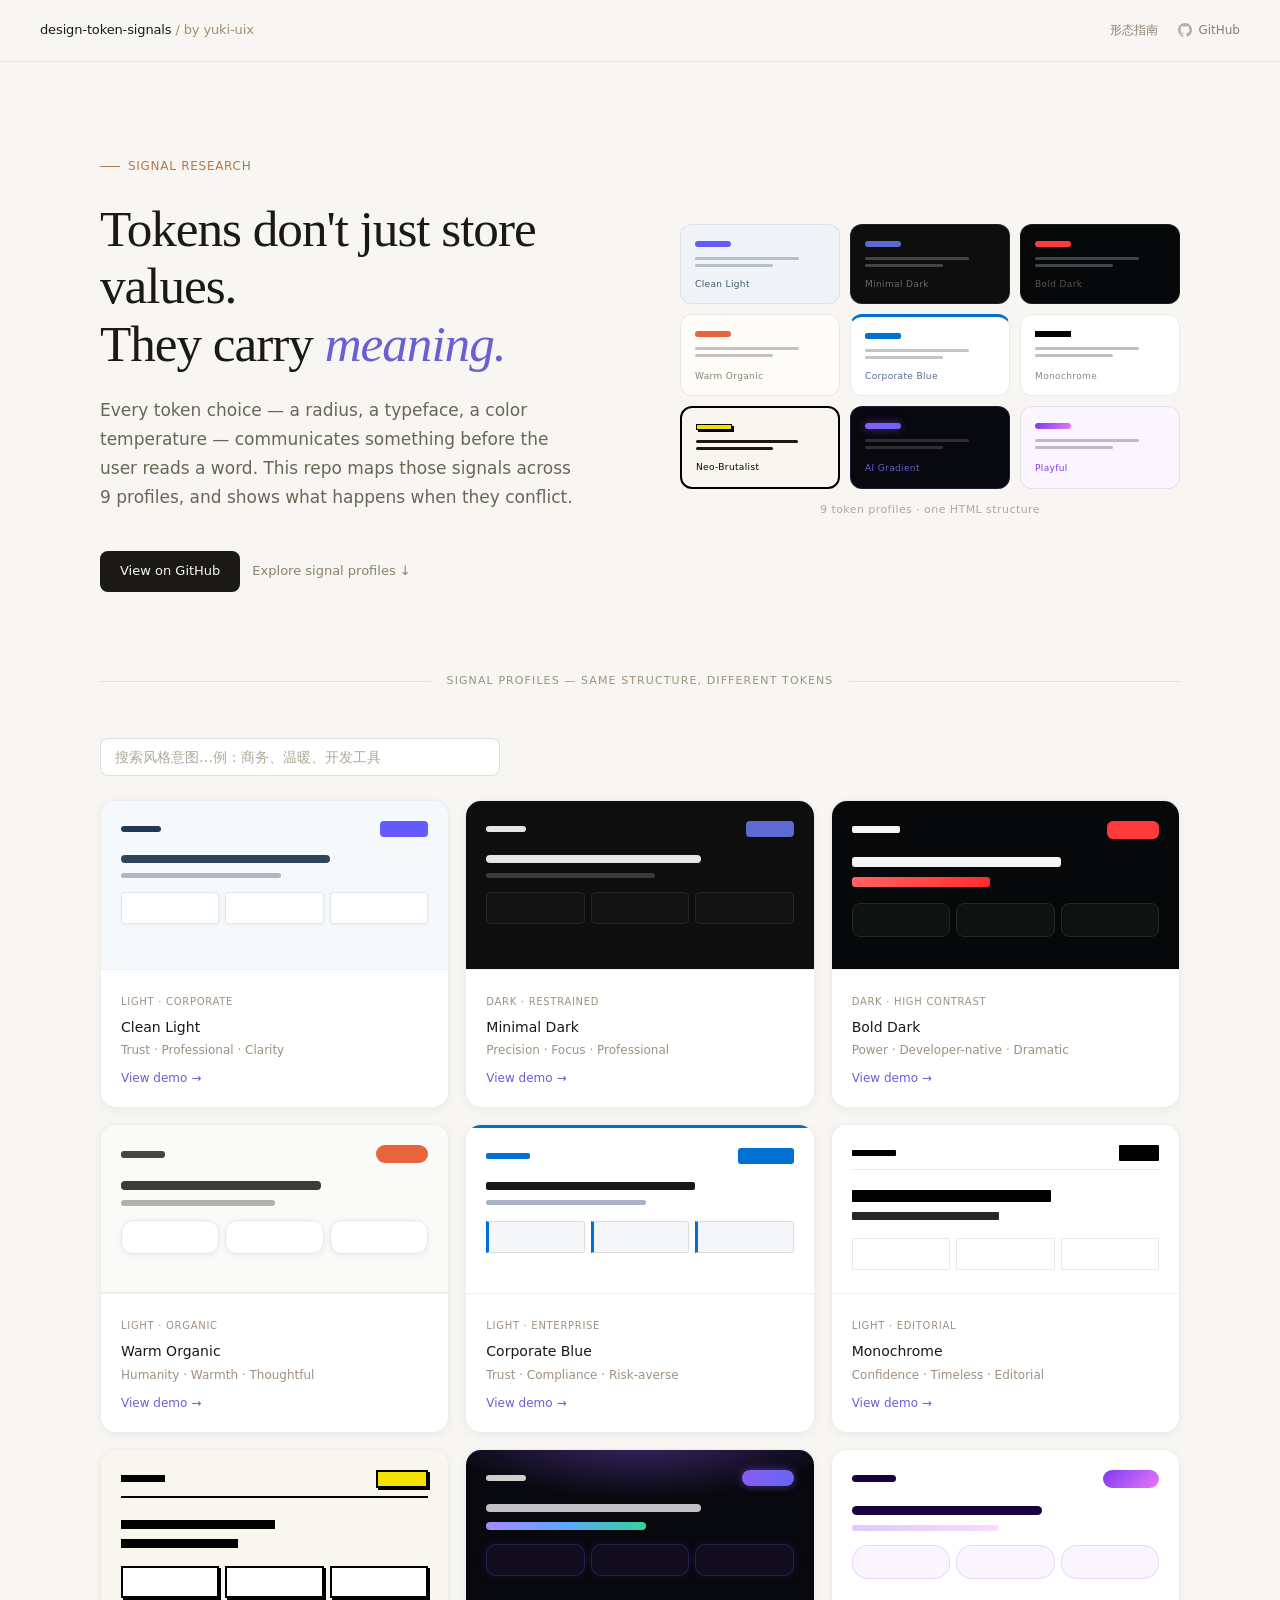
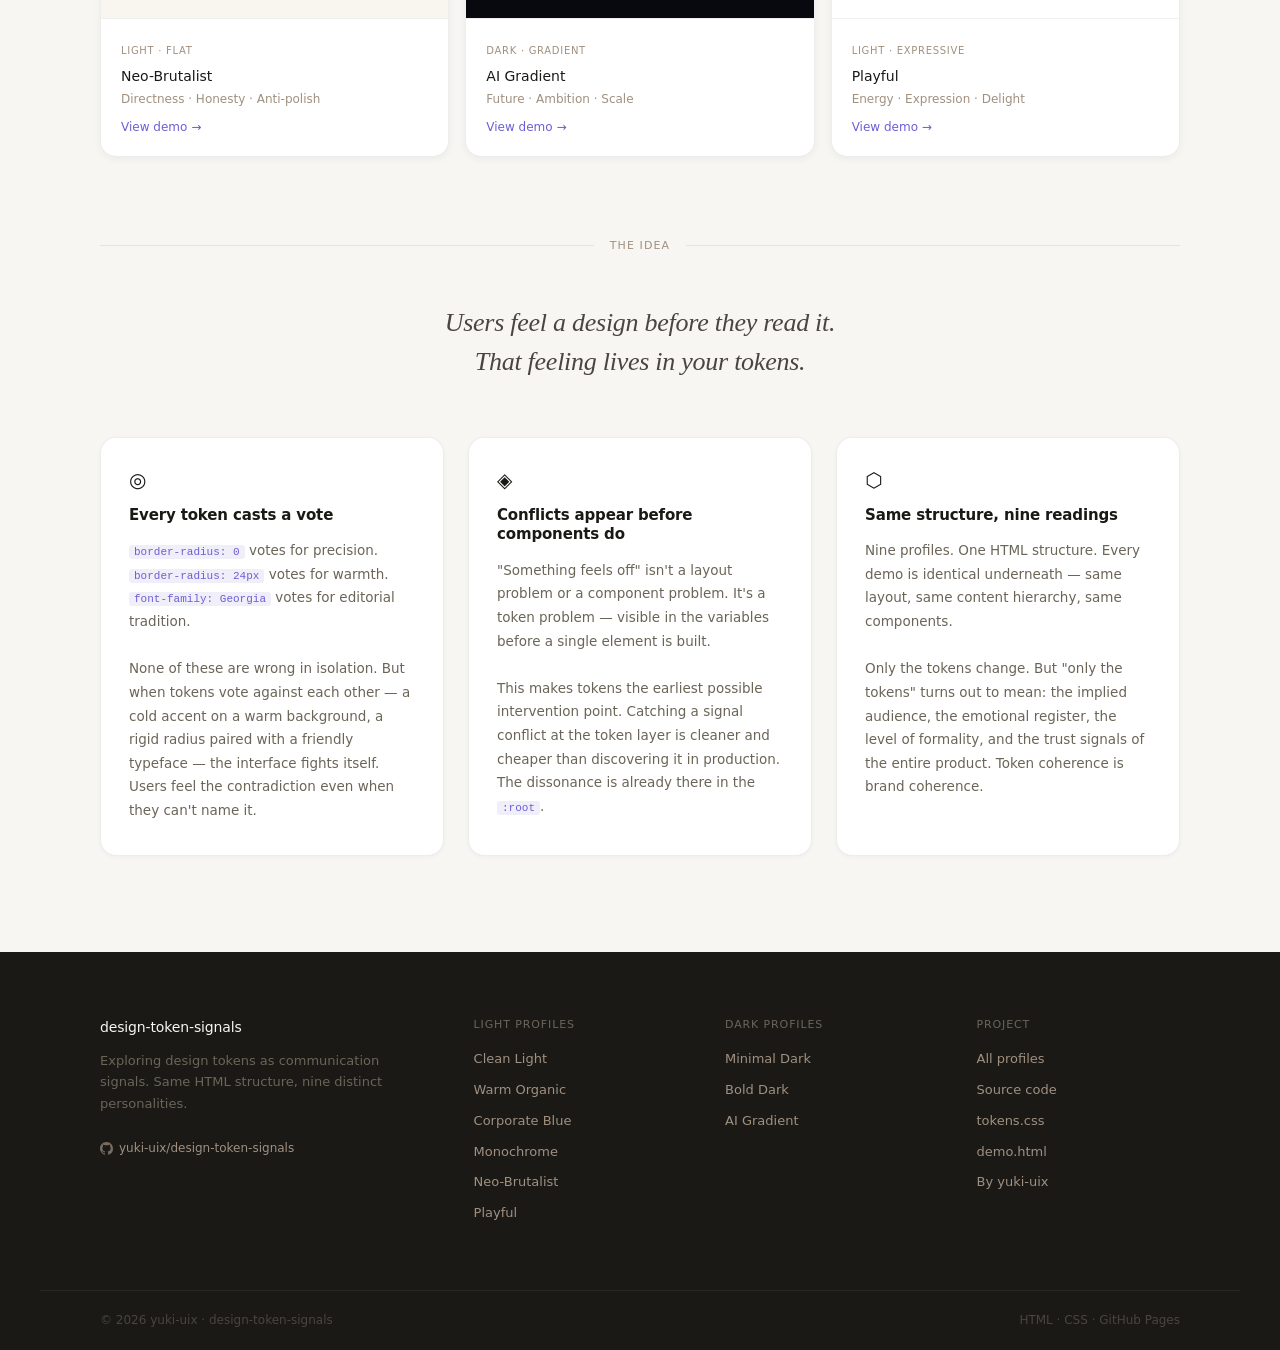
<file: index.html>
<!DOCTYPE html>
<html lang="en">
<head>
  <meta charset="UTF-8">
  <meta name="viewport" content="width=device-width, initial-scale=1.0">
  <title>design-token-signals</title>
  <script src="js/index.js" defer></script>
  <style>
    *, *::before, *::after { box-sizing: border-box; margin: 0; padding: 0; }

    body {
      background: #f7f6f2;
      color: #1a1916;
      font-family: system-ui, -apple-system, sans-serif;
      font-size: 15px;
      line-height: 1.6;
      -webkit-font-smoothing: antialiased;
      min-height: 100vh;
    }

    /* ── Nav ── */
    nav {
      display: flex;
      align-items: center;
      justify-content: space-between;
      padding: 20px 40px;
      border-bottom: 1px solid rgba(0,0,0,0.07);
      background: #f7f6f2;
      position: sticky; top: 0; z-index: 10;
    }
    .nav-brand {
      font-size: 13px;
      font-weight: 500;
      color: #1a1916;
      letter-spacing: -0.01em;
    }
    .nav-brand span { color: #a09070; font-weight: 400; }
    .nav-gh {
      font-size: 12px;
      color: #8c8070;
      text-decoration: none;
      display: flex; align-items: center; gap: 6px;
      transition: color 0.15s;
    }
    .nav-gh:hover { color: #1a1916; }
    .nav-gh svg { opacity: 0.6; }

    /* ── Hero ── */
    .hero {
      max-width: 1200px;
      margin: 0 auto;
      padding: 88px 60px 80px;
      display: grid;
      grid-template-columns: 1fr 1fr;
      gap: 80px;
      align-items: center;
    }
    .hero-eyebrow {
      display: inline-flex;
      align-items: center;
      gap: 8px;
      font-size: 12px;
      color: #b07a50;
      font-weight: 500;
      letter-spacing: 0.06em;
      text-transform: uppercase;
      margin-bottom: 24px;
    }
    .hero-eyebrow::before {
      content: '';
      display: block;
      width: 20px; height: 1px;
      background: #b07a50;
    }
    .hero h1 {
      font-family: 'Georgia', 'Times New Roman', serif;
      font-size: clamp(36px, 4vw, 52px);
      font-weight: normal;
      letter-spacing: -0.02em;
      line-height: 1.12;
      color: #1a1916;
      margin-bottom: 24px;
    }
    .hero h1 em {
      font-style: italic;
      color: #6b5fd4;
    }
    .hero-desc {
      font-size: 17px;
      color: #6b6558;
      line-height: 1.7;
      max-width: 480px;
      margin-bottom: 40px;
    }
    .hero-actions {
      display: flex;
      gap: 12px;
      align-items: center;
    }
    .btn-primary {
      font-size: 13px;
      font-weight: 500;
      background: #1a1916;
      color: #f7f6f2;
      padding: 10px 20px;
      border-radius: 8px;
      text-decoration: none;
      transition: background 0.15s;
    }
    .btn-primary:hover { background: #333; }
    .btn-ghost {
      font-size: 13px;
      color: #8c8070;
      text-decoration: none;
      transition: color 0.15s;
    }
    .btn-ghost:hover { color: #1a1916; }

    /* ── Hero Visual ── */
    .hero-visual {
      display: flex;
      flex-direction: column;
      align-items: center;
      gap: 12px;
    }
    .swatch-grid {
      display: grid;
      grid-template-columns: repeat(3, 1fr);
      gap: 10px;
      width: 100%;
    }
    .swatch {
      border-radius: 12px;
      padding: 16px 14px 12px;
      border: 1px solid rgba(0,0,0,0.08);
      display: flex;
      flex-direction: column;
      gap: 10px;
      transition: transform 0.15s, box-shadow 0.15s;
    }
    .swatch:hover {
      transform: translateY(-2px);
      box-shadow: 0 6px 20px rgba(0,0,0,0.09);
    }
    .sw-btn {
      height: 6px;
      width: 36px;
      border-radius: 3px;
    }
    .sw-lines { display: flex; flex-direction: column; gap: 4px; }
    .sw-line {
      height: 3px;
      border-radius: 2px;
      opacity: 0.25;
    }
    .sw-line.wide { width: 80%; }
    .sw-line.mid  { width: 60%; }
    .sw-name {
      font-size: 9px;
      font-weight: 500;
      letter-spacing: 0.04em;
      margin-top: auto;
    }

    /* Swatch themes */
    .sw-clean  { background: #f0f4f8; }
    .sw-clean  .sw-btn  { background: #635bff; border-radius: 3px; }
    .sw-clean  .sw-line { background: #0a2540; }
    .sw-clean  .sw-name { color: #425466; }

    .sw-minimal { background: #0e0e0f; border-color: rgba(255,255,255,0.08); }
    .sw-minimal .sw-btn  { background: #5e6ad2; border-radius: 4px; }
    .sw-minimal .sw-line { background: #e5e5e6; }
    .sw-minimal .sw-name { color: #6b6b6b; }

    .sw-bold   { background: #070809; border-color: rgba(255,255,255,0.06); }
    .sw-bold   .sw-btn  { background: #ff3a3a; border-radius: 5px; }
    .sw-bold   .sw-line { background: #f5f5f5; }
    .sw-bold   .sw-name { color: #555; }

    .sw-warm   { background: #fdfcf9; }
    .sw-warm   .sw-btn  { background: #e8643a; border-radius: 10px; }
    .sw-warm   .sw-line { background: #1a1a18; }
    .sw-warm   .sw-name { color: #8c8070; }

    .sw-corp   { background: #fff; border-top: 3px solid #0070d2 !important; }
    .sw-corp   .sw-btn  { background: #0070d2; border-radius: 2px; }
    .sw-corp   .sw-line { background: #181818; }
    .sw-corp   .sw-name { color: #54698d; }

    .sw-mono   { background: #fff; }
    .sw-mono   .sw-btn  { background: #000; border-radius: 0; }
    .sw-mono   .sw-line { background: #000; }
    .sw-mono   .sw-name { color: #888; }

    .sw-brut   { background: #f9f6ef; border: 2px solid #000 !important; }
    .sw-brut   .sw-btn  { background: #f5e100; border-radius: 0; box-shadow: 2px 2px 0 #000; border: 1.5px solid #000; }
    .sw-brut   .sw-line { background: #000; opacity: 0.9; }
    .sw-brut   .sw-name { color: #000; }

    .sw-ai     { background: #08080f; border-color: rgba(139,92,246,0.2); }
    .sw-ai     .sw-btn  { background: linear-gradient(135deg, #8b5cf6, #6366f1); border-radius: 8px; box-shadow: 0 0 8px rgba(139,92,246,.5); }
    .sw-ai     .sw-line { background: rgba(255,255,255,0.6); }
    .sw-ai     .sw-name { color: #6b5fd4; }

    .sw-play   { background: #faf5ff; }
    .sw-play   .sw-btn  { background: linear-gradient(135deg, #7c3aed, #e879f9); border-radius: 14px; }
    .sw-play   .sw-line { background: #18003d; }
    .sw-play   .sw-name { color: #7c3aed; }

    .visual-caption {
      font-size: 11px;
      color: #b0a898;
      letter-spacing: 0.04em;
      text-align: center;
    }

    /* ── Divider ── */
    .section-divider {
      max-width: 1200px;
      margin: 0 auto 48px;
      padding: 0 60px;
      display: flex;
      align-items: center;
      gap: 16px;
    }
    .section-divider::before, .section-divider::after {
      content: '';
      flex: 1;
      height: 1px;
      background: rgba(0,0,0,0.08);
    }
    .section-label {
      font-size: 11px;
      font-weight: 500;
      color: #a09080;
      letter-spacing: 0.1em;
      text-transform: uppercase;
      white-space: nowrap;
    }
    .label-br { display: none; }

    /* ── Profile Cards ── */
    .profiles-wrap {
      max-width: 1200px;
      margin: 0 auto;
      padding: 0 60px 80px;
    }
    .profiles {
      display: grid;
      grid-template-columns: repeat(3, 1fr);
      gap: 16px;
    }

    .profile-card {
      background: #fff;
      border-radius: 16px;
      overflow: hidden;
      border: 1px solid rgba(0,0,0,0.07);
      text-decoration: none;
      display: block;
      transition: border-color 0.2s, box-shadow 0.2s, transform 0.2s;
      box-shadow: 0 2px 8px rgba(0,0,0,0.05);
    }
    .profile-card:hover {
      border-color: rgba(0,0,0,0.14);
      box-shadow: 0 8px 32px rgba(0,0,0,0.1);
      transform: translateY(-3px);
    }

    .profile-preview {
      height: 168px;
      position: relative;
      overflow: hidden;
      padding: 20px;
      display: flex;
      flex-direction: column;
      gap: 10px;
    }

    /* Clean Light preview */
    .preview-clean { background: #f6f9fc; }
    .preview-clean .prev-nav { display: flex; justify-content: space-between; align-items: center; }
    .preview-clean .prev-logo { width: 40px; height: 6px; background: #0a2540; border-radius: 3px; opacity: 0.9; }
    .preview-clean .prev-btn { width: 48px; height: 16px; background: #635bff; border-radius: 4px; }
    .preview-clean .prev-headline { width: 68%; height: 8px; background: #0a2540; border-radius: 4px; margin-top: 8px; opacity: 0.85; }
    .preview-clean .prev-sub { width: 52%; height: 5px; background: #425466; border-radius: 3px; opacity: 0.4; }
    .preview-clean .prev-cards { display: flex; gap: 6px; margin-top: 4px; }
    .preview-clean .prev-card { flex: 1; height: 32px; background: #fff; border: 1px solid #e3e8ee; border-radius: 4px; box-shadow: 0 1px 3px rgba(50,50,93,.08); }

    /* Minimal Dark preview */
    .preview-minimal { background: #0e0e0f; }
    .preview-minimal .prev-nav { display: flex; justify-content: space-between; align-items: center; }
    .preview-minimal .prev-logo { width: 40px; height: 6px; background: #e5e5e6; border-radius: 3px; }
    .preview-minimal .prev-btn { width: 48px; height: 16px; background: #5e6ad2; border-radius: 4px; }
    .preview-minimal .prev-headline { width: 70%; height: 8px; background: #e5e5e6; border-radius: 4px; margin-top: 8px; }
    .preview-minimal .prev-sub { width: 55%; height: 5px; background: #3a3a3a; border-radius: 3px; }
    .preview-minimal .prev-cards { display: flex; gap: 6px; margin-top: 4px; }
    .preview-minimal .prev-card { flex: 1; height: 32px; background: #141415; border: 1px solid rgba(255,255,255,0.08); border-radius: 5px; }

    /* Bold Dark preview */
    .preview-bold { background: #070809; }
    .preview-bold .prev-nav { display: flex; justify-content: space-between; align-items: center; }
    .preview-bold .prev-logo { width: 48px; height: 7px; background: #f5f5f5; border-radius: 2px; }
    .preview-bold .prev-btn { width: 52px; height: 18px; background: #ff3a3a; border-radius: 6px; }
    .preview-bold .prev-headline { width: 68%; height: 10px; background: #f5f5f5; border-radius: 3px; margin-top: 8px; }
    .preview-bold .prev-hl2 { width: 45%; height: 10px; background: linear-gradient(90deg,#ff6363,#ff2c2c); border-radius: 3px; }
    .preview-bold .prev-cards { display: flex; gap: 6px; margin-top: 6px; }
    .preview-bold .prev-card { flex: 1; height: 34px; background: #101111; border: 1px solid #242728; border-radius: 8px; }

    /* Warm Organic preview */
    .preview-warm { background: #fafaf8; border-bottom: 1px solid #eae9e4; }
    .preview-warm .prev-nav { display: flex; justify-content: space-between; align-items: center; }
    .preview-warm .prev-logo { width: 44px; height: 7px; background: #1a1a18; border-radius: 3px; opacity: 0.8; }
    .preview-warm .prev-btn { width: 52px; height: 18px; background: #e8643a; border-radius: 10px; }
    .preview-warm .prev-headline { width: 65%; height: 9px; background: #1a1a18; border-radius: 4px; margin-top: 8px; opacity: 0.85; }
    .preview-warm .prev-sub { width: 50%; height: 6px; background: #6b6b65; border-radius: 3px; opacity: 0.5; }
    .preview-warm .prev-cards { display: flex; gap: 6px; margin-top: 4px; }
    .preview-warm .prev-card { flex: 1; height: 34px; background: #fff; border: 1px solid #e8e8e4; border-radius: 12px; box-shadow: 0 2px 6px rgba(0,0,0,0.06); }

    /* Corporate Blue preview */
    .preview-corporate { background: #fff; border-top: 3px solid #0070d2 !important; }
    .preview-corporate .prev-nav { display: flex; justify-content: space-between; align-items: center; }
    .preview-corporate .prev-logo { width: 44px; height: 6px; background: #0070d2; border-radius: 2px; }
    .preview-corporate .prev-btn { width: 56px; height: 16px; background: #0070d2; border-radius: 3px; }
    .preview-corporate .prev-headline { width: 68%; height: 8px; background: #181818; border-radius: 2px; margin-top: 8px; }
    .preview-corporate .prev-sub { width: 52%; height: 5px; background: #54698d; border-radius: 2px; opacity: 0.5; }
    .preview-corporate .prev-cards { display: flex; gap: 6px; margin-top: 6px; }
    .preview-corporate .prev-card { flex: 1; height: 32px; background: #f4f6f9; border: 1px solid #dddbda; border-left: 3px solid #0070d2; border-radius: 0 3px 3px 0; }

    /* Monochrome preview */
    .preview-mono { background: #fff; }
    .preview-mono .prev-nav { display: flex; justify-content: space-between; align-items: center; border-bottom: 1px solid #e8e8e8; padding-bottom: 8px; margin-bottom: 4px; }
    .preview-mono .prev-logo { width: 44px; height: 6px; background: #000; border-radius: 1px; }
    .preview-mono .prev-btn { width: 40px; height: 16px; background: #000; border-radius: 1px; }
    .preview-mono .prev-headline { width: 65%; height: 12px; background: #000; border-radius: 1px; margin-top: 6px; }
    .preview-mono .prev-sub { width: 48%; height: 8px; background: #000; border-radius: 1px; opacity: 0.85; font-style: italic; }
    .preview-mono .prev-cards { display: flex; gap: 6px; margin-top: 8px; }
    .preview-mono .prev-card { flex: 1; height: 32px; background: #fff; border: 1px solid #e8e8e8; border-radius: 1px; }

    /* Neo-Brutalist preview */
    .preview-brutalist { background: #f9f6ef; }
    .preview-brutalist .prev-nav { display: flex; justify-content: space-between; align-items: center; border-bottom: 2px solid #000; padding-bottom: 8px; margin-bottom: 4px; }
    .preview-brutalist .prev-logo { width: 44px; height: 7px; background: #000; border-radius: 0; }
    .preview-brutalist .prev-btn { width: 52px; height: 18px; background: #f5e100; border: 2px solid #000; border-radius: 0; box-shadow: 2px 2px 0 #000; }
    .preview-brutalist .prev-headline { width: 50%; height: 10px; background: #000; border-radius: 0; margin-top: 8px; }
    .preview-brutalist .prev-sub { width: 38%; height: 10px; background: #000; border-radius: 0; }
    .preview-brutalist .prev-cards { display: flex; gap: 6px; margin-top: 8px; }
    .preview-brutalist .prev-card { flex: 1; height: 32px; background: #fff; border: 2px solid #000; border-radius: 0; box-shadow: 2px 2px 0 #000; }

    /* AI Gradient preview */
    .preview-ai { background: #08080f; background-image: radial-gradient(ellipse 90% 60% at 50% -10%, rgba(139,92,246,.4) 0%, transparent 65%); }
    .preview-ai .prev-nav { display: flex; justify-content: space-between; align-items: center; }
    .preview-ai .prev-logo { width: 40px; height: 6px; background: rgba(255,255,255,.8); border-radius: 3px; }
    .preview-ai .prev-btn { width: 52px; height: 16px; background: linear-gradient(135deg, #8b5cf6, #6366f1); border-radius: 8px; box-shadow: 0 0 8px rgba(139,92,246,.5); }
    .preview-ai .prev-headline { width: 70%; height: 8px; background: rgba(255,255,255,.75); border-radius: 4px; margin-top: 8px; }
    .preview-ai .prev-hl2 { width: 52%; height: 8px; background: linear-gradient(90deg, #a78bfa, #60a5fa, #34d399); border-radius: 4px; }
    .preview-ai .prev-cards { display: flex; gap: 6px; margin-top: 4px; }
    .preview-ai .prev-card { flex: 1; height: 32px; background: rgba(139,92,246,.07); border: 1px solid rgba(139,92,246,.22); border-radius: 10px; box-shadow: 0 0 8px rgba(139,92,246,.12); }

    /* Playful preview */
    .preview-playful { background: #ffffff; }
    .preview-playful .prev-nav { display: flex; justify-content: space-between; align-items: center; }
    .preview-playful .prev-logo { width: 44px; height: 7px; background: #18003d; border-radius: 6px; }
    .preview-playful .prev-btn { width: 56px; height: 18px; background: linear-gradient(135deg, #7c3aed, #e879f9); border-radius: 14px; }
    .preview-playful .prev-headline { width: 62%; height: 9px; background: #18003d; border-radius: 5px; margin-top: 8px; }
    .preview-playful .prev-sub { width: 48%; height: 6px; background: linear-gradient(90deg, #7c3aed44, #e879f944); border-radius: 5px; }
    .preview-playful .prev-cards { display: flex; gap: 6px; margin-top: 4px; }
    .preview-playful .prev-card { flex: 1; height: 34px; background: #faf5ff; border: 1px solid rgba(124,58,237,.15); border-radius: 16px; }

    .profile-info {
      padding: 18px 20px;
      border-top: 1px solid rgba(0,0,0,0.06);
    }
    .profile-signal-tag {
      display: inline-flex;
      align-items: center;
      gap: 4px;
      font-size: 10px;
      font-weight: 500;
      letter-spacing: 0.07em;
      text-transform: uppercase;
      color: #a09080;
      margin-bottom: 6px;
    }
    .profile-name {
      font-size: 14px;
      font-weight: 500;
      color: #1a1916;
      margin-bottom: 3px;
    }
    .profile-desc {
      font-size: 12px;
      color: #a09080;
      line-height: 1.5;
    }
    .profile-link {
      display: inline-flex;
      align-items: center;
      gap: 4px;
      margin-top: 10px;
      font-size: 12px;
      color: #6b5fd4;
      text-decoration: none;
      font-weight: 500;
    }
    .profile-link:hover { text-decoration: underline; }

    /* ── Concept ── */
    .concept-wrap {
      max-width: 1200px;
      margin: 0 auto;
      padding: 0 60px 96px;
    }
    .concept-intro {
      font-family: 'Georgia', 'Times New Roman', serif;
      font-size: clamp(20px, 2.5vw, 26px);
      font-weight: normal;
      font-style: italic;
      color: #4a4540;
      line-height: 1.5;
      text-align: center;
      max-width: 680px;
      margin: 0 auto 56px;
      letter-spacing: -0.01em;
    }
    .concept {
      display: grid;
      grid-template-columns: 1fr 1fr 1fr;
      gap: 24px;
    }
    .concept-block {
      padding: 32px 28px;
      background: #fff;
      border-radius: 16px;
      border: 1px solid rgba(0,0,0,0.07);
      box-shadow: 0 1px 4px rgba(0,0,0,0.04);
    }
    .concept-icon {
      font-size: 20px;
      margin-bottom: 16px;
      line-height: 1;
    }
    .concept-block h3 {
      font-size: 15px;
      font-weight: 600;
      color: #1a1916;
      margin-bottom: 14px;
      letter-spacing: -0.01em;
      line-height: 1.3;
    }
    .concept-block p {
      font-size: 13.5px;
      color: #6b6558;
      line-height: 1.75;
    }
    .concept-block code {
      font-family: 'SF Mono', 'Fira Code', monospace;
      font-size: 11px;
      background: #f0eef8;
      padding: 1px 5px;
      border-radius: 3px;
      color: #6b5fd4;
    }

    /* ── Footer ── */
    footer {
      background: #1a1916;
      color: #a09080;
    }
    .footer-main {
      max-width: 1200px;
      margin: 0 auto;
      padding: 64px 60px 56px;
      display: grid;
      grid-template-columns: 1.6fr 1fr 1fr 1fr;
      gap: 48px;
    }
    .footer-logo {
      font-size: 14px;
      font-weight: 500;
      color: #f7f6f2;
      letter-spacing: -0.01em;
      margin-bottom: 12px;
    }
    .footer-tagline {
      font-size: 13px;
      color: #6b6558;
      line-height: 1.65;
      margin-bottom: 24px;
    }
    .footer-gh {
      display: inline-flex;
      align-items: center;
      gap: 6px;
      font-size: 12px;
      color: #a09080;
      text-decoration: none;
      transition: color 0.15s;
    }
    .footer-gh:hover { color: #f7f6f2; }
    .footer-gh svg { opacity: 0.7; }

    .footer-col-title {
      font-size: 11px;
      font-weight: 500;
      letter-spacing: 0.08em;
      text-transform: uppercase;
      color: #6b6558;
      margin-bottom: 16px;
    }
    .footer-col a {
      display: block;
      font-size: 13px;
      color: #a09080;
      text-decoration: none;
      margin-bottom: 10px;
      transition: color 0.15s;
    }
    .footer-col a:hover { color: #f7f6f2; }

    .footer-bottom {
      max-width: 1200px;
      margin: 0 auto;
      padding: 20px 60px;
      border-top: 1px solid rgba(255,255,255,0.06);
      display: flex;
      justify-content: space-between;
      align-items: center;
      font-size: 12px;
      color: #4a4540;
    }

    /* ── Responsive ── */
    @media (max-width: 1060px) {
      .hero { gap: 48px; padding: 72px 40px 64px; }
      .concept-wrap { padding: 0 40px 80px; }
      .profiles-wrap { padding: 0 40px 80px; }
      .section-divider { padding: 0 40px; }
      .footer-main { padding: 56px 40px 48px; grid-template-columns: 1.4fr 1fr 1fr 1fr; gap: 32px; }
      .footer-bottom { padding: 20px 40px; }
    }
    @media (max-width: 860px) {
      .hero { grid-template-columns: 1fr; gap: 48px; }
      .hero-visual { display: none; }
      .concept { grid-template-columns: 1fr 1fr; }
      .profiles { grid-template-columns: repeat(2, 1fr); }
      .footer-main { grid-template-columns: 1fr 1fr; gap: 40px; }
    }
    @media (max-width: 700px) {
      nav { padding: 16px 20px; }
      .hero { padding: 56px 20px 48px; }
      .profiles-wrap, .concept-wrap { padding: 0 20px 60px; }
      .section-divider { padding: 0 20px; justify-content: flex-start; }
      .section-divider::before, .section-divider::after { display: none; }
      .section-label { white-space: normal; }
      .label-br { display: block; }
      .profiles { grid-template-columns: 1fr; }
      .concept { grid-template-columns: 1fr; }
      .footer-main { padding: 40px 20px 32px; grid-template-columns: 1fr; gap: 32px; }
      .footer-bottom { padding: 16px 20px; flex-direction: column; gap: 6px; text-align: center; }
    }

    /* Enforce hidden attribute — overrides display:block on .profile-card */
    [hidden] { display: none !important; }

    /* ── Search ── */
    .search-wrap {
      margin-bottom: 24px;
    }
    .theme-search-input {
      width: 100%;
      max-width: 400px;
      height: 38px;
      padding: 0 14px;
      font-size: 14px;
      font-family: inherit;
      color: #1a1916;
      background: #fff;
      border: 1px solid rgba(0,0,0,0.12);
      border-radius: 8px;
      outline: none;
      transition: border-color 0.15s, box-shadow 0.15s;
      -webkit-appearance: none;
    }
    .theme-search-input::placeholder {
      color: #b0a898;
    }
    .theme-search-input:focus {
      border-color: rgba(0,0,0,0.28);
      box-shadow: 0 0 0 3px rgba(0,0,0,0.06);
    }
    .search-empty {
      padding: 48px 0 24px;
      display: flex;
      flex-direction: column;
      align-items: flex-start;
      gap: 12px;
    }
    .search-empty-msg {
      font-size: 14px;
      color: #8c8070;
    }
    .search-clear-btn {
      font-size: 13px;
      font-family: inherit;
      font-weight: 500;
      color: #1a1916;
      background: #fff;
      border: 1px solid rgba(0,0,0,0.14);
      border-radius: 6px;
      padding: 6px 14px;
      cursor: pointer;
      transition: background 0.15s, border-color 0.15s;
    }
    .search-clear-btn:hover {
      background: #f0ede8;
    }
  </style>
</head>
<body>

  <!-- Nav -->
  <nav>
    <div class="nav-brand">design-token-signals <span>/ by yuki-uix</span></div>
    <div style="display:flex;align-items:center;gap:20px">
      <a href="ia.html" class="nav-gh">形态指南</a>
      <a href="https://github.com/yuki-uix/design-token-signals" class="nav-gh" target="_blank">
        <svg width="14" height="14" viewBox="0 0 24 24" fill="currentColor"><path d="M12 0C5.37 0 0 5.37 0 12c0 5.31 3.435 9.795 8.205 11.385.6.105.825-.255.825-.57 0-.285-.015-1.23-.015-2.235-3.015.555-3.795-.735-4.035-1.41-.135-.345-.72-1.41-1.23-1.695-.42-.225-1.02-.78-.015-.795.945-.015 1.62.87 1.845 1.23 1.08 1.815 2.805 1.305 3.495.99.105-.78.42-1.305.765-1.605-2.67-.3-5.46-1.335-5.46-5.925 0-1.305.465-2.385 1.23-3.225-.12-.3-.54-1.53.12-3.18 0 0 1.005-.315 3.3 1.23.96-.27 1.98-.405 3-.405s2.04.135 3 .405c2.295-1.56 3.3-1.23 3.3-1.23.66 1.65.24 2.88.12 3.18.765.84 1.23 1.905 1.23 3.225 0 4.605-2.805 5.625-5.475 5.925.435.375.81 1.095.81 2.22 0 1.605-.015 2.895-.015 3.3 0 .315.225.69.825.57A12.02 12.02 0 0 0 24 12c0-6.63-5.37-12-12-12z"/></svg>
        GitHub
      </a>
    </div>
  </nav>

  <!-- Hero -->
  <section class="hero">
    <div class="hero-left">
      <div class="hero-eyebrow">Signal Research</div>
      <h1>Tokens don't just store values.<br>They carry <em>meaning.</em></h1>
      <p class="hero-desc">
        Every token choice — a radius, a typeface, a color temperature — communicates something before the user reads a word. This repo maps those signals across 9 profiles, and shows what happens when they conflict.
      </p>
      <div class="hero-actions">
        <a href="https://github.com/yuki-uix/design-token-signals" class="btn-primary" target="_blank">View on GitHub</a>
        <a href="#profiles" class="btn-ghost">Explore signal profiles ↓</a>
      </div>
    </div>

    <div class="hero-visual" aria-hidden="true">
      <div class="swatch-grid">
        <div class="swatch sw-clean">
          <div class="sw-btn"></div>
          <div class="sw-lines"><div class="sw-line wide"></div><div class="sw-line mid"></div></div>
          <span class="sw-name">Clean Light</span>
        </div>
        <div class="swatch sw-minimal">
          <div class="sw-btn"></div>
          <div class="sw-lines"><div class="sw-line wide"></div><div class="sw-line mid"></div></div>
          <span class="sw-name">Minimal Dark</span>
        </div>
        <div class="swatch sw-bold">
          <div class="sw-btn"></div>
          <div class="sw-lines"><div class="sw-line wide"></div><div class="sw-line mid"></div></div>
          <span class="sw-name">Bold Dark</span>
        </div>
        <div class="swatch sw-warm">
          <div class="sw-btn"></div>
          <div class="sw-lines"><div class="sw-line wide"></div><div class="sw-line mid"></div></div>
          <span class="sw-name">Warm Organic</span>
        </div>
        <div class="swatch sw-corp">
          <div class="sw-btn"></div>
          <div class="sw-lines"><div class="sw-line wide"></div><div class="sw-line mid"></div></div>
          <span class="sw-name">Corporate Blue</span>
        </div>
        <div class="swatch sw-mono">
          <div class="sw-btn"></div>
          <div class="sw-lines"><div class="sw-line wide"></div><div class="sw-line mid"></div></div>
          <span class="sw-name">Monochrome</span>
        </div>
        <div class="swatch sw-brut">
          <div class="sw-btn"></div>
          <div class="sw-lines"><div class="sw-line wide"></div><div class="sw-line mid"></div></div>
          <span class="sw-name">Neo-Brutalist</span>
        </div>
        <div class="swatch sw-ai">
          <div class="sw-btn"></div>
          <div class="sw-lines"><div class="sw-line wide"></div><div class="sw-line mid"></div></div>
          <span class="sw-name">AI Gradient</span>
        </div>
        <div class="swatch sw-play">
          <div class="sw-btn"></div>
          <div class="sw-lines"><div class="sw-line wide"></div><div class="sw-line mid"></div></div>
          <span class="sw-name">Playful</span>
        </div>
      </div>
      <p class="visual-caption">9 token profiles · one HTML structure</p>
    </div>
  </section>

  <!-- Profiles -->
  <div class="section-divider" id="profiles">
    <span class="section-label">Signal Profiles —<br class="label-br"> same structure, different tokens</span>
  </div>

  <div class="profiles-wrap">

    <div class="search-wrap">
      <input type="search" id="theme-search" class="theme-search-input"
        placeholder="搜索风格意图…例：商务、温暖、开发工具"
        autocomplete="off" spellcheck="false">
    </div>

    <div id="search-empty" class="search-empty" hidden>
      <p class="search-empty-msg">没有找到匹配的主题</p>
      <button id="search-clear-btn" class="search-clear-btn">清除搜索</button>
    </div>

    <div class="profiles">

      <a href="demo.html?theme=clean-light" class="profile-card" data-keywords="saas 官网 金融 支付 b2b 管理 团队协作 信任 专业 清晰 简洁 浅色 light corporate stripe linear notion 工具 商务 产品 工作效率 协作 轻量 明亮 clean professional trust clarity 商务办公">
        <div class="profile-preview preview-clean">
          <div class="prev-nav">
            <div class="prev-logo"></div>
            <div class="prev-btn"></div>
          </div>
          <div class="prev-headline"></div>
          <div class="prev-sub"></div>
          <div class="prev-cards">
            <div class="prev-card"></div>
            <div class="prev-card"></div>
            <div class="prev-card"></div>
          </div>
        </div>
        <div class="profile-info">
          <div class="profile-signal-tag">Light · Corporate</div>
          <div class="profile-name">Clean Light</div>
          <div class="profile-desc">Trust · Professional · Clarity</div>
          <span class="profile-link">View demo →</span>
        </div>
      </a>

      <a href="demo.html?theme=minimal-dark" class="profile-card" data-keywords="开发者 开发工具 cli ide 数据分析 工作流 专注 精准 深色 暗色 dark minimal vercel github raycast 程序员 工程师 终端 developer precision focus professional tool 简约 低噪音 安静">
        <div class="profile-preview preview-minimal">
          <div class="prev-nav">
            <div class="prev-logo"></div>
            <div class="prev-btn"></div>
          </div>
          <div class="prev-headline"></div>
          <div class="prev-sub"></div>
          <div class="prev-cards">
            <div class="prev-card"></div>
            <div class="prev-card"></div>
            <div class="prev-card"></div>
          </div>
        </div>
        <div class="profile-info">
          <div class="profile-signal-tag">Dark · Restrained</div>
          <div class="profile-name">Minimal Dark</div>
          <div class="profile-desc">Precision · Focus · Professional</div>
          <span class="profile-link">View demo →</span>
        </div>
      </a>

      <a href="demo.html?theme=bold-dark" class="profile-card" data-keywords="开发者 平台 cli 终端 安全 监控 高性能 力量 戏剧 深色 暗色 dark bold power dramatic developer infra tailscale 激进 强烈 高对比 黑色 红色 power-user developer-native 视觉冲击 强对比">
        <div class="profile-preview preview-bold">
          <div class="prev-nav">
            <div class="prev-logo"></div>
            <div class="prev-btn"></div>
          </div>
          <div class="prev-headline"></div>
          <div class="prev-hl2"></div>
          <div class="prev-cards">
            <div class="prev-card"></div>
            <div class="prev-card"></div>
            <div class="prev-card"></div>
          </div>
        </div>
        <div class="profile-info">
          <div class="profile-signal-tag">Dark · High contrast</div>
          <div class="profile-name">Bold Dark</div>
          <div class="profile-desc">Power · Developer-native · Dramatic</div>
          <span class="profile-link">View demo →</span>
        </div>
      </a>

      <a href="demo.html?theme=warm-organic" class="profile-card" data-keywords="温暖 人文 知识管理 写作 博客 健康 生活方式 教育 有机 warm organic bear 笔记 个人 柔和 放松 thoughtful humanity 衬线 温和 亲切 cozy personal 不严肃 轻松 宜人">
        <div class="profile-preview preview-warm">
          <div class="prev-nav">
            <div class="prev-logo"></div>
            <div class="prev-btn"></div>
          </div>
          <div class="prev-headline"></div>
          <div class="prev-sub"></div>
          <div class="prev-cards">
            <div class="prev-card"></div>
            <div class="prev-card"></div>
            <div class="prev-card"></div>
          </div>
        </div>
        <div class="profile-info">
          <div class="profile-signal-tag">Light · Organic</div>
          <div class="profile-name">Warm Organic</div>
          <div class="profile-desc">Humanity · Warmth · Thoughtful</div>
          <span class="profile-link">View demo →</span>
        </div>
      </a>

      <a href="demo.html?theme=corporate-blue" class="profile-card" data-keywords="企业 合规 政府 金融服务 医疗 大公司 b2b enterprise 蓝色 corporate blue salesforce 正式 严肃 商务 稳重 传统 机构 docusign 办公 商务办公 规范 安全 可信 enterprise-grade institutional">
        <div class="profile-preview preview-corporate">
          <div class="prev-nav">
            <div class="prev-logo"></div>
            <div class="prev-btn"></div>
          </div>
          <div class="prev-headline"></div>
          <div class="prev-sub"></div>
          <div class="prev-cards">
            <div class="prev-card"></div>
            <div class="prev-card"></div>
            <div class="prev-card"></div>
          </div>
        </div>
        <div class="profile-info">
          <div class="profile-signal-tag">Light · Enterprise</div>
          <div class="profile-name">Corporate Blue</div>
          <div class="profile-desc">Trust · Compliance · Risk-averse</div>
          <span class="profile-link">View demo →</span>
        </div>
      </a>

      <a href="demo.html?theme=monochrome" class="profile-card" data-keywords="高端 品牌 作品集 出版 媒体 奢侈品 黑白 简约 editorial timeless confident portfolio luxury 克制 正式 单色 无色彩 经典 传统 杂志 艺术 art design minimal monochrome">
        <div class="profile-preview preview-mono">
          <div class="prev-nav">
            <div class="prev-logo"></div>
            <div class="prev-btn"></div>
          </div>
          <div class="prev-headline"></div>
          <div class="prev-sub"></div>
          <div class="prev-cards">
            <div class="prev-card"></div>
            <div class="prev-card"></div>
            <div class="prev-card"></div>
          </div>
        </div>
        <div class="profile-info">
          <div class="profile-signal-tag">Light · Editorial</div>
          <div class="profile-name">Monochrome</div>
          <div class="profile-desc">Confidence · Timeless · Editorial</div>
          <span class="profile-link">View demo →</span>
        </div>
      </a>

      <a href="demo.html?theme=neo-brutalist" class="profile-card" data-keywords="粗犷 直接 诚实 反设计 独立开发者 技术博客 文档 开源 indie brutal 无圆角 反主流 个性 黄色 直白 raw honest direct anti-polish gumroad 独立 hacky 不一样 前卫 另类 quirky stark">
        <div class="profile-preview preview-brutalist">
          <div class="prev-nav">
            <div class="prev-logo"></div>
            <div class="prev-btn"></div>
          </div>
          <div class="prev-headline"></div>
          <div class="prev-sub"></div>
          <div class="prev-cards">
            <div class="prev-card"></div>
            <div class="prev-card"></div>
            <div class="prev-card"></div>
          </div>
        </div>
        <div class="profile-info">
          <div class="profile-signal-tag">Light · Flat</div>
          <div class="profile-name">Neo-Brutalist</div>
          <div class="profile-desc">Directness · Honesty · Anti-polish</div>
          <span class="profile-link">View demo →</span>
        </div>
      </a>

      <a href="demo.html?theme=ai-gradient" class="profile-card" data-keywords="ai 人工智能 渐变 未来 科技 基础设施 web3 前沿 融资 路演 gradient future ambition replicate runway 深色 暗色 紫色 tech startup 科技感 未来主义 创业 ai-native llm 大模型 智能">
        <div class="profile-preview preview-ai">
          <div class="prev-nav">
            <div class="prev-logo"></div>
            <div class="prev-btn"></div>
          </div>
          <div class="prev-headline"></div>
          <div class="prev-hl2"></div>
          <div class="prev-cards">
            <div class="prev-card"></div>
            <div class="prev-card"></div>
            <div class="prev-card"></div>
          </div>
        </div>
        <div class="profile-info">
          <div class="profile-signal-tag">Dark · Gradient</div>
          <div class="profile-name">AI Gradient</div>
          <div class="profile-desc">Future · Ambition · Scale</div>
          <span class="profile-link">View demo →</span>
        </div>
      </a>

      <a href="demo.html?theme=playful" class="profile-card" data-keywords="活泼 有趣 消费 创意 社区 社交 年轻 能量 framer 好玩 彩色 expressive delight 不严肃 轻松 年轻化 playful consumer creative energetic 欢快 表达 有活力 lively fun colorful 娱乐">
        <div class="profile-preview preview-playful">
          <div class="prev-nav">
            <div class="prev-logo"></div>
            <div class="prev-btn"></div>
          </div>
          <div class="prev-headline"></div>
          <div class="prev-sub"></div>
          <div class="prev-cards">
            <div class="prev-card"></div>
            <div class="prev-card"></div>
            <div class="prev-card"></div>
          </div>
        </div>
        <div class="profile-info">
          <div class="profile-signal-tag">Light · Expressive</div>
          <div class="profile-name">Playful</div>
          <div class="profile-desc">Energy · Expression · Delight</div>
          <span class="profile-link">View demo →</span>
        </div>
      </a>

    </div>
  </div>

  <!-- Concept -->
  <div class="section-divider">
    <span class="section-label">The idea</span>
  </div>

  <div class="concept-wrap">
    <p class="concept-intro">
      Users feel a design before they read it.<br>That feeling lives in your tokens.
    </p>
    <div class="concept">
      <div class="concept-block">
        <div class="concept-icon">◎</div>
        <h3>Every token casts a vote</h3>
        <p>
          <code>border-radius: 0</code> votes for precision.
          <code>border-radius: 24px</code> votes for warmth.
          <code>font-family: Georgia</code> votes for editorial tradition.<br><br>
          None of these are wrong in isolation. But when tokens vote against each other — a cold accent on a warm background, a rigid radius paired with a friendly typeface — the interface fights itself. Users feel the contradiction even when they can't name it.
        </p>
      </div>
      <div class="concept-block">
        <div class="concept-icon">◈</div>
        <h3>Conflicts appear before components do</h3>
        <p>
          "Something feels off" isn't a layout problem or a component problem. It's a token problem — visible in the variables before a single element is built.<br><br>
          This makes tokens the earliest possible intervention point. Catching a signal conflict at the token layer is cleaner and cheaper than discovering it in production. The dissonance is already there in the <code>:root</code>.
        </p>
      </div>
      <div class="concept-block">
        <div class="concept-icon">⬡</div>
        <h3>Same structure, nine readings</h3>
        <p>
          Nine profiles. One HTML structure. Every demo is identical underneath — same layout, same content hierarchy, same components.<br><br>
          Only the tokens change. But "only the tokens" turns out to mean: the implied audience, the emotional register, the level of formality, and the trust signals of the entire product. Token coherence is brand coherence.
        </p>
      </div>
    </div>
  </div>

  <!-- Footer -->
  <footer>
    <div class="footer-main">
      <div class="footer-brand">
        <div class="footer-logo">design-token-signals</div>
        <p class="footer-tagline">Exploring design tokens as communication signals. Same HTML structure, nine distinct personalities.</p>
        <a href="https://github.com/yuki-uix/design-token-signals" class="footer-gh" target="_blank">
          <svg width="13" height="13" viewBox="0 0 24 24" fill="currentColor"><path d="M12 0C5.37 0 0 5.37 0 12c0 5.31 3.435 9.795 8.205 11.385.6.105.825-.255.825-.57 0-.285-.015-1.23-.015-2.235-3.015.555-3.795-.735-4.035-1.41-.135-.345-.72-1.41-1.23-1.695-.42-.225-1.02-.78-.015-.795.945-.015 1.62.87 1.845 1.23 1.08 1.815 2.805 1.305 3.495.99.105-.78.42-1.305.765-1.605-2.67-.3-5.46-1.335-5.46-5.925 0-1.305.465-2.385 1.23-3.225-.12-.3-.54-1.53.12-3.18 0 0 1.005-.315 3.3 1.23.96-.27 1.98-.405 3-.405s2.04.135 3 .405c2.295-1.56 3.3-1.23 3.3-1.23.66 1.65.24 2.88.12 3.18.765.84 1.23 1.905 1.23 3.225 0 4.605-2.805 5.625-5.475 5.925.435.375.81 1.095.81 2.22 0 1.605-.015 2.895-.015 3.3 0 .315.225.69.825.57A12.02 12.02 0 0 0 24 12c0-6.63-5.37-12-12-12z"/></svg>
          yuki-uix/design-token-signals
        </a>
      </div>

      <div class="footer-col">
        <div class="footer-col-title">Light profiles</div>
        <a href="demo.html?theme=clean-light">Clean Light</a>
        <a href="demo.html?theme=warm-organic">Warm Organic</a>
        <a href="demo.html?theme=corporate-blue">Corporate Blue</a>
        <a href="demo.html?theme=monochrome">Monochrome</a>
        <a href="demo.html?theme=neo-brutalist">Neo-Brutalist</a>
        <a href="demo.html?theme=playful">Playful</a>
      </div>

      <div class="footer-col">
        <div class="footer-col-title">Dark profiles</div>
        <a href="demo.html?theme=minimal-dark">Minimal Dark</a>
        <a href="demo.html?theme=bold-dark">Bold Dark</a>
        <a href="demo.html?theme=ai-gradient">AI Gradient</a>
      </div>

      <div class="footer-col">
        <div class="footer-col-title">Project</div>
        <a href="#profiles">All profiles</a>
        <a href="https://github.com/yuki-uix/design-token-signals" target="_blank">Source code</a>
        <a href="https://github.com/yuki-uix/design-token-signals/blob/main/tokens.css" target="_blank">tokens.css</a>
        <a href="https://github.com/yuki-uix/design-token-signals/blob/main/demo.html" target="_blank">demo.html</a>
        <a href="https://github.com/yuki-uix" target="_blank">By yuki-uix</a>
      </div>
    </div>

    <div class="footer-bottom">
      <span>© 2026 yuki-uix · design-token-signals</span>
      <span>HTML · CSS · GitHub Pages</span>
    </div>
  </footer>

</body>
</html>
</file>
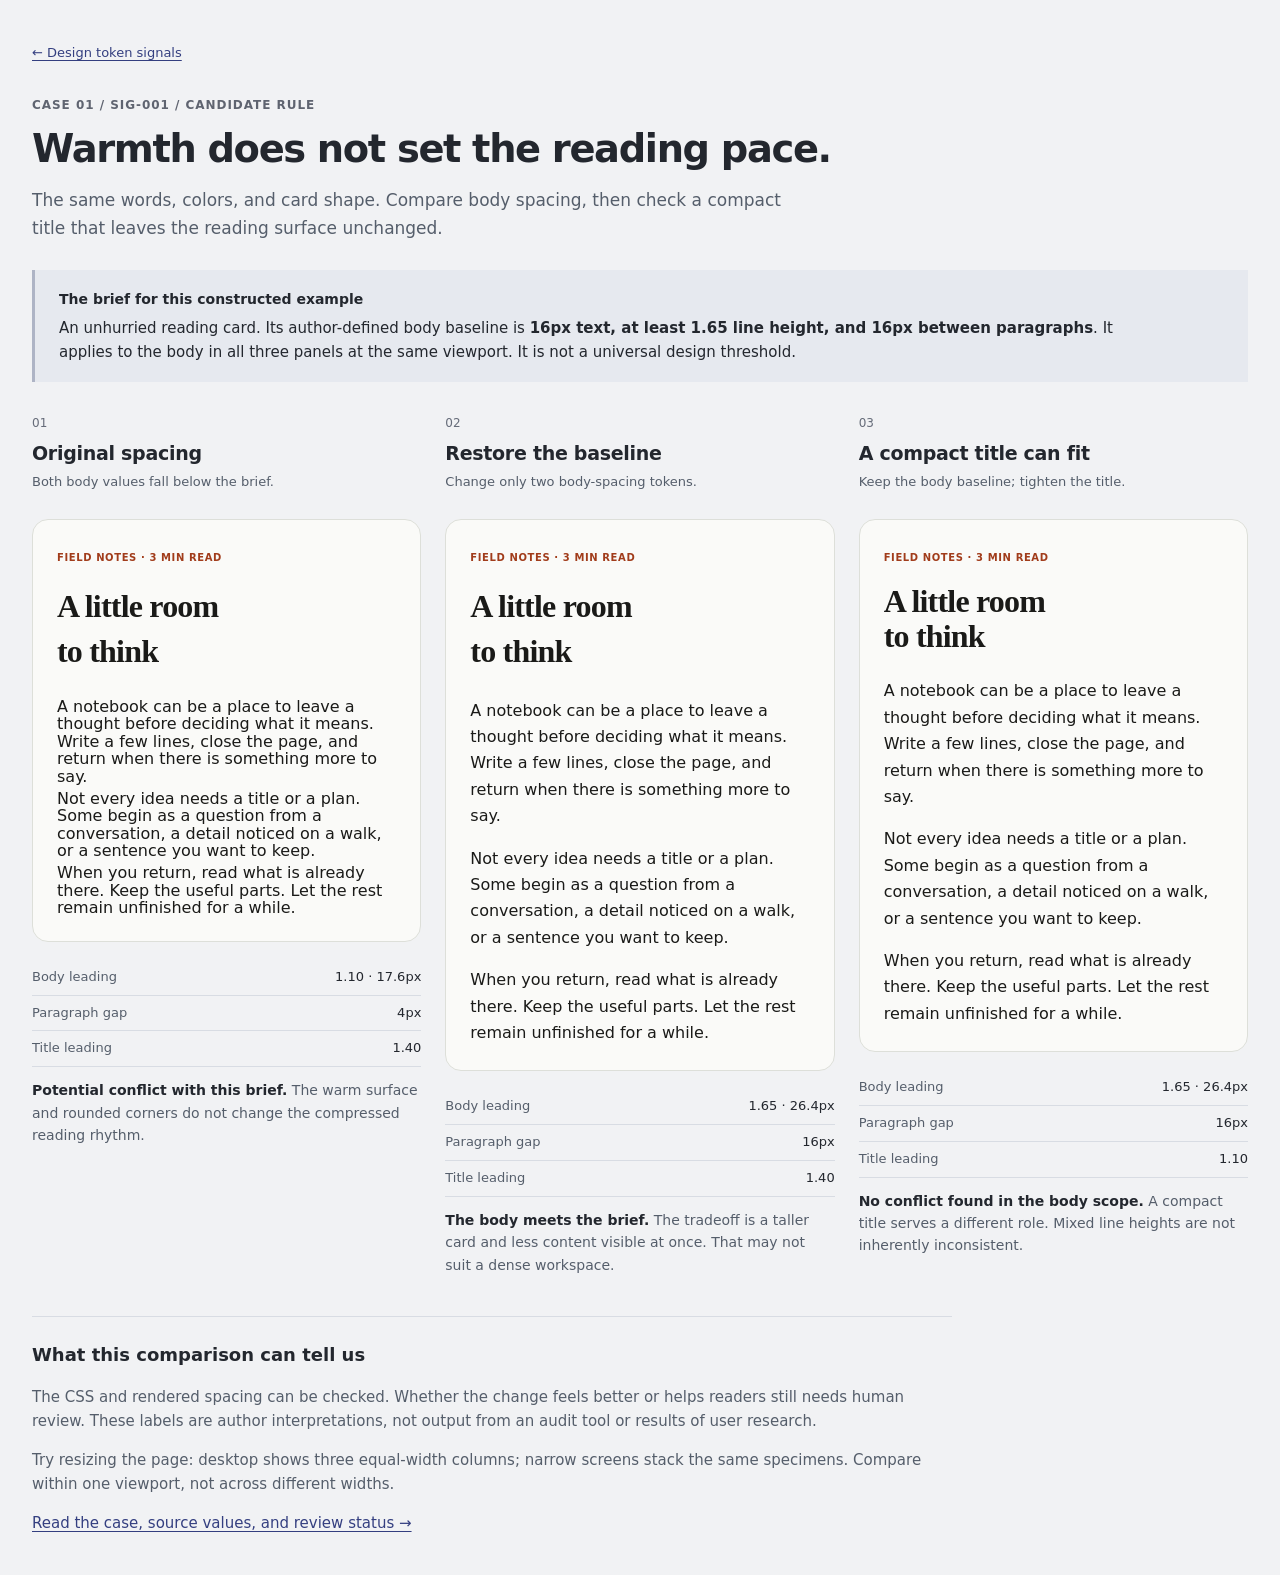
<file: conflicts/case-01/index.html>
<!doctype html>
<html lang="en">
<head>
  <meta charset="utf-8">
  <meta name="viewport" content="width=device-width, initial-scale=1">
  <title>Reading rhythm · SIG-001 visual case</title>
  <link rel="stylesheet" href="styles.css">
</head>
<body>
  <a class="skip-link" href="#comparison">Skip to comparison</a>
  <main>
    <header class="page-header">
      <a class="back-link" href="../../index.html">← Design token signals</a>
      <p class="eyebrow">CASE 01 / SIG-001 / CANDIDATE RULE</p>
      <h1>Warmth does not set the reading pace.</h1>
      <p class="intro">The same words, colors, and card shape. Compare body spacing, then check a compact title that leaves the reading surface unchanged.</p>
    </header>
    <aside class="brief" aria-labelledby="brief-title">
      <h2 id="brief-title">The brief for this constructed example</h2>
      <p>An unhurried reading card. Its author-defined body baseline is <strong>16px text, at least 1.65 line height, and 16px between paragraphs</strong>. It applies to the body in all three panels at the same viewport. It is not a universal design threshold.</p>
    </aside>
    <section class="comparison" id="comparison" aria-label="Three versions of the same reading card">
      <section class="case-panel" data-case="before" aria-labelledby="before-title">
        <header class="panel-header"><span class="panel-index">01</span><h2 id="before-title">Original spacing</h2><p>Both body values fall below the brief.</p></header>
        <article class="reading-card">
          <span class="reading-category">FIELD NOTES · 3 MIN READ</span>
          <h3 class="reading-title">A little room<br>to think</h3>
          <div class="reading-copy">
            <p>A notebook can be a place to leave a thought before deciding what it means. Write a few lines, close the page, and return when there is something more to say.</p>
            <p>Not every idea needs a title or a plan. Some begin as a question from a conversation, a detail noticed on a walk, or a sentence you want to keep.</p>
            <p>When you return, read what is already there. Keep the useful parts. Let the rest remain unfinished for a while.</p>
          </div>
        </article>
        <dl class="token-readout"><div><dt>Body leading</dt><dd>1.10 · 17.6px</dd></div><div><dt>Paragraph gap</dt><dd>4px</dd></div><div><dt>Title leading</dt><dd>1.40</dd></div></dl>
        <p class="interpretation"><strong>Potential conflict with this brief.</strong> The warm surface and rounded corners do not change the compressed reading rhythm.</p>
      </section>
      <section class="case-panel" data-case="after" aria-labelledby="after-title">
        <header class="panel-header"><span class="panel-index">02</span><h2 id="after-title">Restore the baseline</h2><p>Change only two body-spacing tokens.</p></header>
        <article class="reading-card">
          <span class="reading-category">FIELD NOTES · 3 MIN READ</span>
          <h3 class="reading-title">A little room<br>to think</h3>
          <div class="reading-copy">
            <p>A notebook can be a place to leave a thought before deciding what it means. Write a few lines, close the page, and return when there is something more to say.</p>
            <p>Not every idea needs a title or a plan. Some begin as a question from a conversation, a detail noticed on a walk, or a sentence you want to keep.</p>
            <p>When you return, read what is already there. Keep the useful parts. Let the rest remain unfinished for a while.</p>
          </div>
        </article>
        <dl class="token-readout"><div><dt>Body leading</dt><dd>1.65 · 26.4px</dd></div><div><dt>Paragraph gap</dt><dd>16px</dd></div><div><dt>Title leading</dt><dd>1.40</dd></div></dl>
        <p class="interpretation"><strong>The body meets the brief.</strong> The tradeoff is a taller card and less content visible at once. That may not suit a dense workspace.</p>
      </section>
      <section class="case-panel" data-case="counterexample" aria-labelledby="counter-title">
        <header class="panel-header"><span class="panel-index">03</span><h2 id="counter-title">A compact title can fit</h2><p>Keep the body baseline; tighten the title.</p></header>
        <article class="reading-card">
          <span class="reading-category">FIELD NOTES · 3 MIN READ</span>
          <h3 class="reading-title">A little room<br>to think</h3>
          <div class="reading-copy">
            <p>A notebook can be a place to leave a thought before deciding what it means. Write a few lines, close the page, and return when there is something more to say.</p>
            <p>Not every idea needs a title or a plan. Some begin as a question from a conversation, a detail noticed on a walk, or a sentence you want to keep.</p>
            <p>When you return, read what is already there. Keep the useful parts. Let the rest remain unfinished for a while.</p>
          </div>
        </article>
        <dl class="token-readout"><div><dt>Body leading</dt><dd>1.65 · 26.4px</dd></div><div><dt>Paragraph gap</dt><dd>16px</dd></div><div><dt>Title leading</dt><dd>1.10</dd></div></dl>
        <p class="interpretation"><strong>No conflict found in the body scope.</strong> A compact title serves a different role. Mixed line heights are not inherently inconsistent.</p>
      </section>
    </section>
    <footer class="page-footer">
      <h2>What this comparison can tell us</h2>
      <p>The CSS and rendered spacing can be checked. Whether the change feels better or helps readers still needs human review. These labels are author interpretations, not output from an audit tool or results of user research.</p>
      <p>Try resizing the page: desktop shows three equal-width columns; narrow screens stack the same specimens. Compare within one viewport, not across different widths.</p>
      <a href="../case-01-playful-meets-formal.md">Read the case, source values, and review status →</a>
    </footer>
  </main>
</body>
</html>
</file>
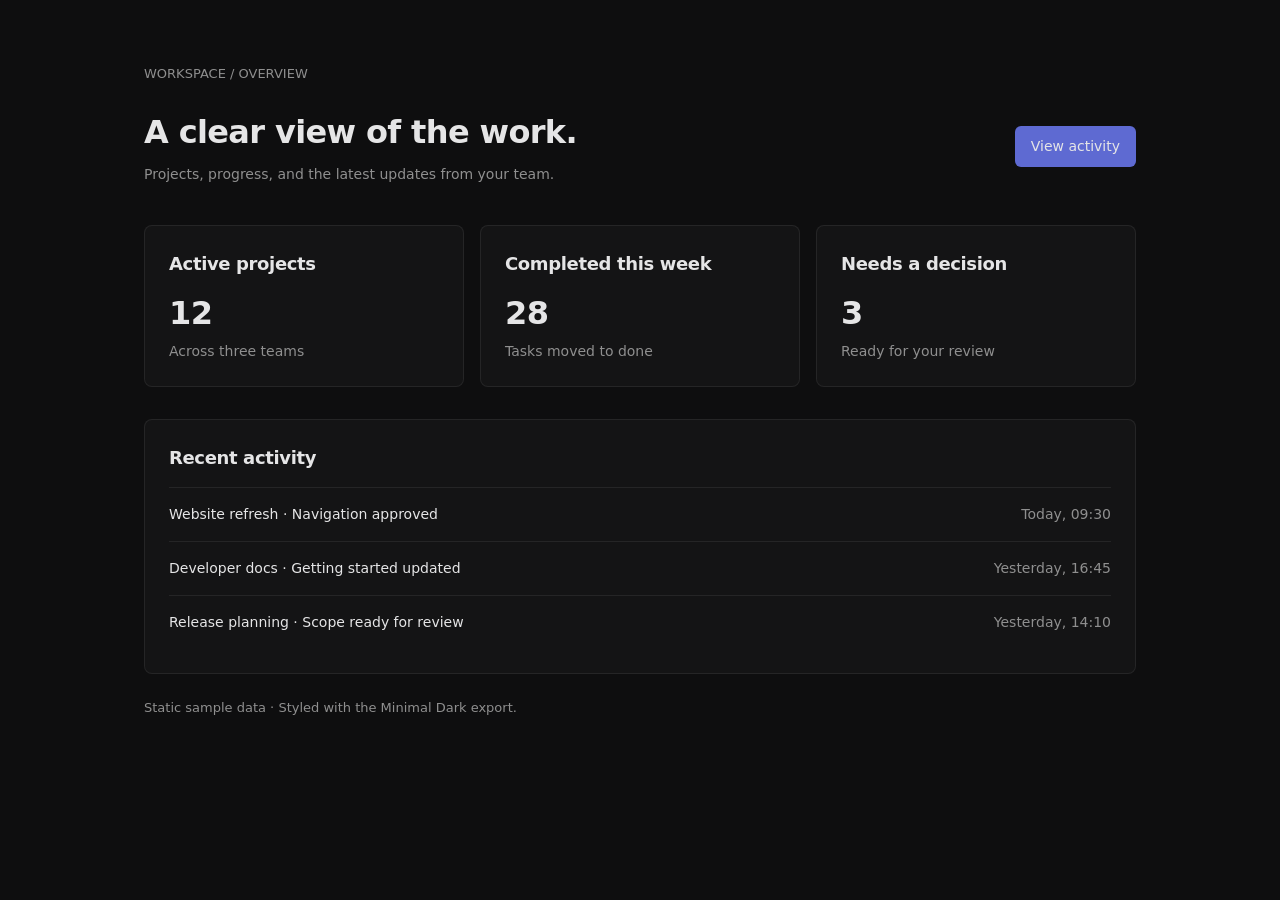
<file: examples/minimal-dark/index.html>
<!doctype html>
<html lang="en">
<head>
  <meta charset="utf-8">
  <meta name="viewport" content="width=device-width, initial-scale=1">
  <title>Project overview · Minimal Dark example</title>
  <link rel="stylesheet" href="styles.css">
</head>
<body>
  <main>
    <p class="eyebrow">WORKSPACE / OVERVIEW</p>
    <header>
      <div><h1>A clear view of the work.</h1><p>Projects, progress, and the latest updates from your team.</p></div>
      <a class="action" href="#activity">View activity</a>
    </header>
    <section class="cards" aria-label="Project summary">
      <article class="card"><h2>Active projects</h2><div class="value">12</div><p>Across three teams</p></article>
      <article class="card"><h2>Completed this week</h2><div class="value">28</div><p>Tasks moved to done</p></article>
      <article class="card"><h2>Needs a decision</h2><div class="value">3</div><p>Ready for your review</p></article>
    </section>
    <section class="activity" id="activity" aria-labelledby="activity-title">
      <h2 id="activity-title">Recent activity</h2>
      <ul>
        <li><span>Website refresh · Navigation approved</span><time datetime="2026-09-20T09:30">Today, 09:30</time></li>
        <li><span>Developer docs · Getting started updated</span><time datetime="2026-09-19T16:45">Yesterday, 16:45</time></li>
        <li><span>Release planning · Scope ready for review</span><time datetime="2026-09-19T14:10">Yesterday, 14:10</time></li>
      </ul>
    </section>
    <footer>Static sample data · Styled with the Minimal Dark export.</footer>
  </main>
</body>
</html>
</file>
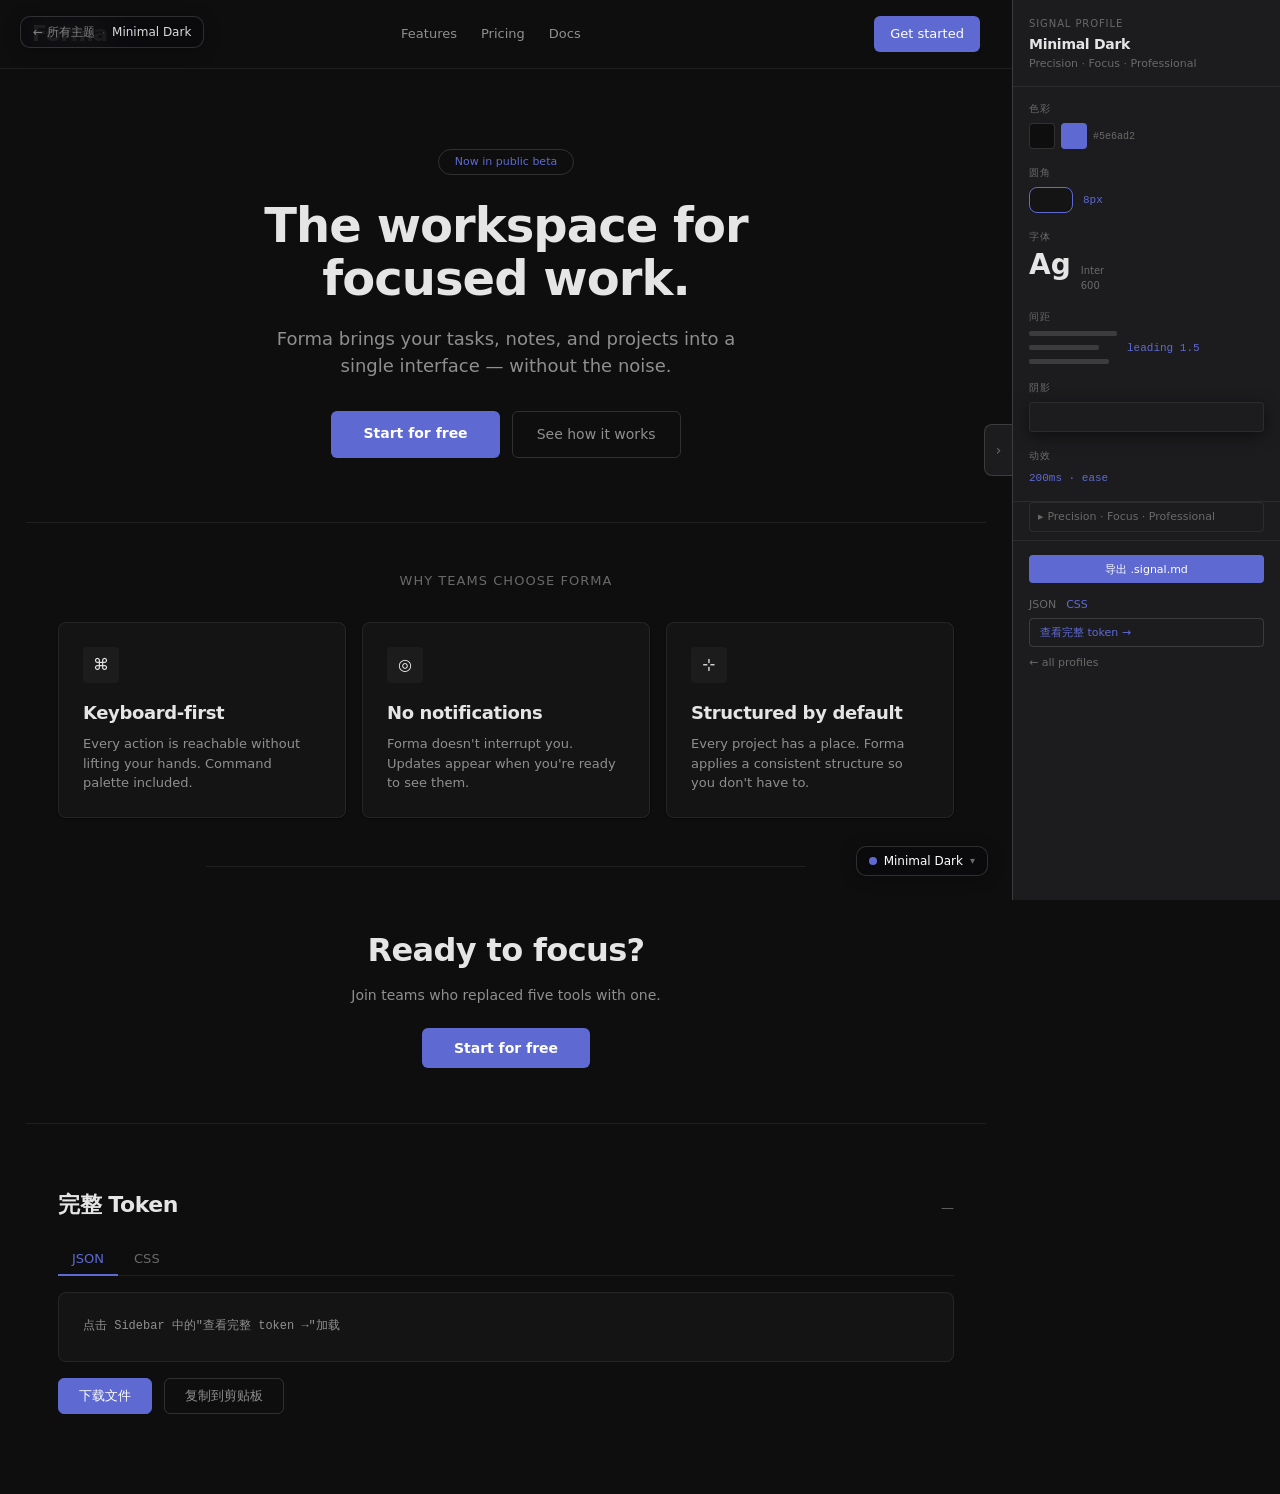
<file: demo.html>
<!DOCTYPE html>
<html lang="en">
<head>
  <meta charset="UTF-8">
  <meta name="viewport" content="width=device-width, initial-scale=1.0">
  <title>Signal Profiles — design-token-signals</title>
  <link rel="preconnect" href="https://fonts.googleapis.com">
  <link rel="preconnect" href="https://fonts.gstatic.com" crossorigin>
  <link href="https://fonts.googleapis.com/css2?family=Plus+Jakarta+Sans:wght@400;500;600;700;800&family=Space+Grotesk:wght@400;500;600;700&family=Playfair+Display:ital,wght@0,700;1,400;1,700&display=swap" rel="stylesheet">
  <link rel="stylesheet" href="tokens.css">
  <style>
    *, *::before, *::after { box-sizing: border-box; margin: 0; padding: 0; }

    body {
      background: var(--color-bg);
      color: var(--color-text-1);
      font-family: var(--font-body);
      font-size: var(--text-base);
      line-height: var(--leading-base);
      -webkit-font-smoothing: antialiased;
      transition: background-color 0.25s ease, color 0.2s ease;
      padding-right: 268px;
    }

    /* ── Side Controls (switcher only, bottom-right of content area) ── */
    .side-controls {
      position: fixed;
      bottom: var(--space-6);
      right: calc(268px + var(--space-6));
      z-index: 100;
      display: flex;
      flex-direction: column;
      align-items: flex-end;
      gap: 8px;
      transition: right 0.22s cubic-bezier(0.16, 1, 0.3, 1);
    }
    body.sidebar-collapsed .side-controls {
      right: calc(32px + var(--space-6));
    }

    /* ── Theme Switcher ── */
    .theme-switcher {
      position: relative;
      animation: switcher-enter 0.4s cubic-bezier(0.16, 1, 0.3, 1) both;
    }
    @keyframes switcher-enter {
      from { opacity: 0; transform: translateY(8px); }
      to   { opacity: 1; transform: translateY(0); }
    }

    /* Trigger pill */
    .switcher-trigger {
      display: flex;
      align-items: center;
      gap: 7px;
      padding: 7px 12px;
      background: rgba(10, 10, 14, 0.82);
      backdrop-filter: blur(20px) saturate(160%);
      -webkit-backdrop-filter: blur(20px) saturate(160%);
      border: 1px solid rgba(255,255,255,0.15);
      border-radius: 10px;
      cursor: pointer;
      font-size: 12px;
      font-weight: 500;
      color: #ffffff;
      font-family: inherit;
      box-shadow: 0 2px 16px rgba(0,0,0,0.28);
      transition: background 0.15s, border-color 0.15s;
      white-space: nowrap;
    }
    .switcher-trigger:hover {
      background: rgba(20, 20, 28, 0.95);
      border-color: rgba(255,255,255,0.26);
    }
    .trigger-dot {
      width: 8px; height: 8px;
      border-radius: 50%;
      flex-shrink: 0;
      transition: background 0.25s;
    }
    .trigger-chevron {
      color: rgba(255,255,255,0.4);
      font-size: 10px;
      line-height: 1;
      transition: transform 0.2s;
      flex-shrink: 0;
    }
    .theme-switcher.open .trigger-chevron {
      transform: rotate(180deg);
    }

    /* Dropdown panel — opens upward */
    .switcher-panel {
      position: absolute;
      bottom: calc(100% + 8px);
      top: auto;
      right: 0;
      width: 210px;
      background: rgba(10, 10, 14, 0.96);
      backdrop-filter: blur(24px) saturate(180%);
      -webkit-backdrop-filter: blur(24px) saturate(180%);
      border: 1px solid rgba(255,255,255,0.14);
      border-radius: 13px;
      box-shadow: 0 -4px 40px rgba(0,0,0,0.55);
      overflow: hidden;
      transform-origin: bottom right;
      transform: scale(0.95) translateY(6px);
      opacity: 0;
      pointer-events: none;
      transition: transform 0.22s cubic-bezier(0.16, 1, 0.3, 1), opacity 0.16s;
    }
    .theme-switcher.open .switcher-panel {
      transform: scale(1) translateY(0);
      opacity: 1;
      pointer-events: auto;
    }
    .panel-header {
      padding: 10px 14px 8px;
      font-size: 10px;
      color: rgba(255,255,255,0.42);
      letter-spacing: 0.08em;
      text-transform: uppercase;
      border-bottom: 1px solid rgba(255,255,255,0.07);
      font-family: system-ui, sans-serif;
    }
    .panel-options { padding: 4px; }
    .theme-btn {
      display: flex;
      align-items: center;
      gap: 8px;
      width: 100%;
      text-align: left;
      padding: 7px 10px;
      border-radius: 7px;
      border: none;
      background: transparent;
      color: rgba(255,255,255,0.48);
      font-size: 12px;
      font-weight: 500;
      cursor: pointer;
      font-family: inherit;
      transition: background 0.12s, color 0.12s;
      white-space: nowrap;
    }
    .theme-btn:hover {
      background: rgba(255,255,255,0.07);
      color: rgba(255,255,255,0.9);
    }
    .theme-btn.active {
      background: rgba(255,255,255,0.10);
      color: #ffffff;
    }
    .theme-btn .dot {
      width: 8px; height: 8px;
      border-radius: 50%;
      flex-shrink: 0;
    }
    .theme-btn .check {
      margin-left: auto;
      font-size: 10px;
      color: rgba(255,255,255,0.45);
      flex-shrink: 0;
    }
    .panel-footer {
      padding: 8px 14px 10px;
      border-top: 1px solid rgba(255,255,255,0.07);
      display: flex;
      align-items: center;
      justify-content: space-between;
    }
    .panel-footer a {
      font-size: 11px;
      color: rgba(255,255,255,0.52);
      text-decoration: none;
      transition: color 0.15s;
    }
    .panel-footer a:hover { color: rgba(255,255,255,0.88); }
    .share-btn {
      font-size: 11px;
      font-weight: 500;
      color: rgba(255,255,255,0.52);
      background: transparent;
      border: none;
      cursor: pointer;
      font-family: inherit;
      padding: 0;
      line-height: 1;
      transition: color 0.15s;
    }
    .share-btn:hover { color: rgba(255,255,255,0.88); }
    .share-btn.copied { color: #4ade80; }

    /* ── Nav ── */
    nav {
      display: flex;
      align-items: center;
      justify-content: space-between;
      padding: var(--space-4) var(--space-8);
      border-bottom: 1px solid var(--color-border);
      background: var(--color-bg);
      transition: background-color 0.25s, border-color 0.25s;
    }
    .nav-logo {
      font-family: var(--font-display);
      font-size: var(--text-xl);
      font-weight: var(--weight-bold);
      letter-spacing: var(--tracking-tight);
      color: var(--color-text-1);
      text-decoration: none;
    }
    .nav-links {
      display: flex; gap: var(--space-6);
      list-style: none;
    }
    .nav-links a {
      font-size: var(--text-sm);
      color: var(--color-text-2);
      text-decoration: none;
      transition: color 0.15s;
    }
    .nav-links a:hover { color: var(--color-text-1); }
    .nav-cta {
      font-size: var(--text-sm);
      font-weight: var(--weight-medium);
      background: var(--color-accent);
      color: #fff;
      padding: var(--space-2) var(--space-4);
      border-radius: var(--radius-md);
      text-decoration: none;
      transition: background 0.2s, border-radius 0.25s;
    }
    .nav-cta:hover { background: var(--color-accent-hover); }

    /* ── Hero ── */
    .hero {
      max-width: 760px;
      margin: 0 auto;
      padding: var(--space-20) var(--space-8) var(--space-16);
      text-align: center;
    }
    .hero-badge {
      display: inline-flex;
      align-items: center;
      gap: var(--space-2);
      font-size: var(--text-xs);
      font-weight: var(--weight-medium);
      color: var(--color-accent);
      border: 1px solid var(--color-border-strong);
      padding: var(--space-1) var(--space-4);
      border-radius: 100px;
      margin-bottom: var(--space-6);
      transition: border-color 0.25s, color 0.25s;
    }
    .hero-h1 {
      font-family: var(--font-display);
      font-size: var(--text-3xl);
      font-weight: var(--weight-bold);
      letter-spacing: var(--tracking-tight);
      line-height: 1.1;
      color: var(--color-text-1);
      margin-bottom: var(--space-5);
      transition: font-size 0.25s;
    }
    .hero-h1-accent {
      display: block;
      color: var(--color-text-1);
    }
    .hero-tagline {
      font-size: var(--text-lg);
      color: var(--color-text-2);
      line-height: var(--leading-base);
      margin-bottom: var(--space-8);
      max-width: 500px;
      margin-left: auto;
      margin-right: auto;
      transition: color 0.25s;
    }
    .hero-actions {
      display: flex;
      gap: var(--space-3);
      justify-content: center;
    }
    .btn-primary {
      background: var(--color-accent);
      color: #fff;
      font-size: var(--text-base);
      font-weight: var(--weight-bold);
      padding: var(--space-3) var(--space-8);
      border-radius: var(--radius-md);
      text-decoration: none;
      border: none; cursor: pointer;
      transition: background 0.2s, border-radius 0.25s;
    }
    .btn-primary:hover { background: var(--color-accent-hover); }
    .btn-ghost {
      background: transparent;
      color: var(--color-text-2);
      font-size: var(--text-base);
      font-weight: var(--weight-normal);
      padding: var(--space-3) var(--space-6);
      border-radius: var(--radius-md);
      border: 1px solid var(--color-border-strong);
      text-decoration: none; cursor: pointer;
      transition: border-color 0.2s, color 0.2s, border-radius 0.25s;
    }
    .btn-ghost:hover { color: var(--color-text-1); border-color: var(--color-text-3); }

    /* ── Features ── */
    .features {
      max-width: 960px;
      margin: 0 auto;
      padding: var(--space-12) var(--space-8);
      border-top: 1px solid var(--color-border);
      transition: border-color 0.25s;
    }
    .features-label {
      font-family: var(--font-display);
      font-size: var(--text-sm);
      font-weight: var(--weight-medium);
      color: var(--color-text-3);
      letter-spacing: 0.08em;
      text-transform: uppercase;
      text-align: center;
      margin-bottom: var(--space-8);
      transition: color 0.25s;
    }
    .features-grid {
      display: grid;
      grid-template-columns: repeat(3, 1fr);
      gap: var(--space-4);
    }
    .feature-card {
      background: var(--color-bg-secondary);
      border: 1px solid var(--color-border);
      border-radius: var(--radius-lg);
      padding: var(--space-6);
      box-shadow: var(--shadow-sm);
      transition: background-color 0.25s, border-color 0.25s, border-radius 0.25s, box-shadow 0.25s;
    }
    .feature-icon {
      width: 36px; height: 36px;
      background: rgba(128,128,128,0.08);
      border-radius: var(--radius-sm);
      margin-bottom: var(--space-4);
      display: flex; align-items: center;
      justify-content: center;
      font-size: 16px;
      transition: border-radius 0.25s;
    }
    .feature-card h3 {
      font-family: var(--font-display);
      font-size: var(--text-lg);
      font-weight: var(--weight-bold);
      color: var(--color-text-1);
      margin-bottom: var(--space-2);
      letter-spacing: var(--tracking-tight);
      transition: color 0.25s;
    }
    .feature-card p {
      font-size: var(--text-sm);
      color: var(--color-text-2);
      line-height: var(--leading-base);
      transition: color 0.25s;
    }

    /* ── CTA ── */
    .cta-section {
      max-width: 600px;
      margin: 0 auto;
      padding: var(--space-16) var(--space-8);
      text-align: center;
      border-top: 1px solid var(--color-border);
      transition: border-color 0.25s;
    }
    .cta-section h2 {
      font-family: var(--font-display);
      font-size: var(--text-2xl);
      font-weight: var(--weight-bold);
      letter-spacing: var(--tracking-tight);
      line-height: 1.2;
      margin-bottom: var(--space-4);
      transition: color 0.25s;
    }
    .cta-section p {
      font-size: var(--text-base);
      color: var(--color-text-2);
      margin-bottom: var(--space-8);
      line-height: var(--leading-base);
      transition: color 0.25s;
    }

    /* ── Token Sidebar ── */
    .token-sidebar {
      position: fixed;
      top: 0;
      right: 0;
      width: 268px;
      height: 100vh;
      overflow: visible; /* allow toggle tab to protrude left */
      z-index: 50;
      transition: width 0.22s cubic-bezier(0.16, 1, 0.3, 1);
    }
    .token-sidebar.collapsed {
      width: 32px;
    }

    /* Inner scroll wrapper — carries background + border */
    .sidebar-inner {
      width: 100%;
      height: 100%;
      display: flex;
      flex-direction: column;
      background: var(--color-bg-elevated);
      border-left: 1px solid var(--color-border-strong);
      overflow-y: auto;
      overflow-x: hidden;
      transition: background-color 0.25s, border-color 0.25s;
    }
    /* Hide inner content entirely when collapsed — toggle tab stays visible */
    .token-sidebar.collapsed .sidebar-inner {
      display: none;
    }
    /* Collapsed strip: show a thin background strip so toggle tab has a backdrop */
    .token-sidebar.collapsed::after {
      content: '';
      position: absolute;
      inset: 0;
      background: var(--color-bg-elevated);
      border-left: 1px solid var(--color-border-strong);
      transition: background-color 0.25s, border-color 0.25s;
    }

    /* Collapse / expand tab — protrudes from sidebar's left edge */
    .sidebar-toggle {
      position: absolute;
      top: 50%;
      left: -28px;
      transform: translateY(-50%);
      width: 28px;
      height: 52px;
      background: var(--color-bg-elevated);
      border: 1px solid var(--color-border-strong);
      border-right: none;
      border-radius: 8px 0 0 8px;
      cursor: pointer;
      color: var(--color-text-3);
      font-size: 14px;
      display: flex;
      align-items: center;
      justify-content: center;
      transition: background 0.15s, color 0.15s, border-color 0.25s;
      z-index: 1;
      font-family: inherit;
    }
    .sidebar-toggle:hover {
      background: var(--color-bg-secondary);
      color: var(--color-text-1);
    }
    .sidebar-header {
      padding: 16px 16px 14px;
      border-bottom: 1px solid var(--color-border);
      flex-shrink: 0;
      transition: border-color 0.25s;
    }
    .sidebar-section-label {
      display: block;
      font-size: 10px;
      font-weight: var(--weight-medium);
      color: var(--color-text-3);
      text-transform: uppercase;
      letter-spacing: 0.09em;
      margin-bottom: 5px;
      transition: color 0.25s;
    }
    .sidebar-profile-name {
      display: block;
      font-size: 14px;
      font-weight: var(--weight-bold);
      color: var(--color-text-1);
      letter-spacing: var(--tracking-tight);
      line-height: 1.2;
      margin-bottom: 3px;
      transition: color 0.25s;
    }
    .sidebar-signal {
      display: block;
      font-size: 11px;
      color: var(--color-text-3);
      transition: color 0.25s;
    }

    /* Dimension rows */
    .sidebar-dims {
      padding: 14px 16px;
      display: flex;
      flex-direction: column;
      gap: 16px;
      border-bottom: 1px solid var(--color-border);
      flex-shrink: 0;
      transition: border-color 0.25s;
    }
    .dim-row {
      display: flex;
      flex-direction: column;
      gap: 7px;
    }
    .dim-label {
      font-size: 10px;
      font-weight: var(--weight-medium);
      color: var(--color-text-3);
      text-transform: uppercase;
      letter-spacing: 0.09em;
      transition: color 0.25s;
    }

    /* Color swatches */
    .dim-color-row {
      display: flex;
      align-items: center;
      gap: 6px;
    }
    .dim-swatch {
      width: 26px;
      height: 26px;
      border-radius: var(--radius-sm);
      flex-shrink: 0;
      transition: border-radius 0.25s;
    }
    .dim-bg-swatch {
      background: var(--color-bg);
      border: 1px solid var(--color-border-strong);
    }
    .dim-accent-swatch {
      background: var(--color-accent);
      border: none;
      transition: background 0.25s, border-radius 0.25s;
    }
    .dim-swatch-label {
      font-size: 10px;
      font-family: 'SF Mono', 'Fira Code', monospace;
      color: var(--color-text-3);
      transition: color 0.25s;
    }

    /* Radius */
    .dim-radius-row {
      display: flex;
      align-items: center;
      gap: 10px;
    }
    .dim-radius-preview {
      width: 44px;
      height: 26px;
      background: var(--color-bg-secondary);
      border: 1.5px solid var(--color-accent);
      border-radius: var(--radius-lg);
      transition: border-color 0.25s, background 0.25s, border-radius 0.25s;
    }
    .dim-val {
      font-size: 11px;
      font-family: 'SF Mono', 'Fira Code', monospace;
      color: var(--color-accent);
      transition: color 0.25s;
    }

    /* Typography */
    .dim-type-row {
      display: flex;
      align-items: baseline;
      gap: 10px;
    }
    .dim-type-sample {
      font-size: 28px;
      line-height: 1;
      color: var(--color-text-1);
      transition: color 0.25s;
    }
    .dim-type-meta {
      font-size: 10px;
      color: var(--color-text-3);
      line-height: 1.5;
      transition: color 0.25s;
    }

    /* Leading / spacing */
    .dim-leading-row {
      display: flex;
      align-items: center;
      gap: 10px;
    }
    .dim-leading-bars {
      display: flex;
      flex-direction: column;
      gap: 4px;
      transition: gap 0.25s;
    }
    .dim-leading-bar {
      height: 5px;
      background: var(--color-border-strong);
      border-radius: 2px;
      transition: background 0.25s;
    }

    /* Shadow */
    .dim-shadow-card {
      height: 30px;
      background: var(--color-bg-elevated);
      border: 1px solid var(--color-border);
      border-radius: var(--radius-sm);
      box-shadow: var(--shadow-md);
      transition: all 0.25s;
    }

    /* Sidebar meta section */
    .sidebar-meta-wrap {
      padding: 0 16px;
      border-bottom: 1px solid var(--color-border);
      flex-shrink: 0;
      transition: border-color 0.25s;
    }

    /* Sidebar footer */
    .sidebar-footer {
      padding: 14px 16px;
      flex-shrink: 0;
      display: flex;
      flex-direction: column;
      gap: 8px;
    }
    .sidebar-export-row {
      display: flex;
      gap: 10px;
    }
    .legend-back {
      font-size: 11px;
      color: var(--color-text-3);
      text-decoration: none;
      transition: color 0.15s;
    }
    .legend-back:hover { color: var(--color-text-2); }

    /* ── Signal meta accordion ── */
    .signal-meta {
      margin-bottom: var(--space-2);
      border: 1px solid var(--color-border);
      border-radius: calc(var(--radius-lg) / 2);
      overflow: hidden;
      transition: border-color 0.25s;
    }
    .signal-meta-summary {
      font-size: 11px;
      font-weight: var(--weight-medium);
      color: var(--color-text-3);
      padding: 6px 8px;
      cursor: pointer;
      list-style: none;
      display: flex;
      align-items: center;
      gap: 4px;
      user-select: none;
      transition: color 0.15s, background 0.15s;
    }
    .signal-meta-summary::-webkit-details-marker { display: none; }
    .signal-meta-summary::before {
      content: '▶';
      font-size: 7px;
      transition: transform 0.15s;
      display: inline-block;
    }
    details[open] .signal-meta-summary::before { transform: rotate(90deg); }
    .signal-meta-summary:hover { color: var(--color-text-2); background: var(--color-bg-secondary); }
    .signal-meta-body {
      padding: 8px;
      border-top: 1px solid var(--color-border);
      display: flex;
      flex-direction: column;
      gap: 6px;
      transition: border-color 0.25s;
    }
    .signal-meta-rationale {
      font-size: 10px;
      color: var(--color-text-2);
      line-height: 1.5;
      margin: 0;
    }
    .signal-meta-section {
      display: flex;
      align-items: flex-start;
      gap: 6px;
    }
    .signal-meta-label {
      font-size: 11px;
      font-weight: var(--weight-medium);
      color: var(--color-text-3);
      white-space: nowrap;
      padding-top: 2px;
      min-width: 36px;
    }
    .signal-meta-tags {
      display: flex;
      flex-wrap: wrap;
      gap: 3px;
    }
    .signal-tag {
      font-size: 11px;
      padding: 1px 5px;
      border-radius: 3px;
      line-height: 1.6;
    }
    .signal-tag--use {
      background: color-mix(in srgb, var(--color-accent) 10%, transparent);
      color: var(--color-accent);
    }
    .signal-tag--anti {
      background: color-mix(in srgb, var(--color-text-3) 10%, transparent);
      color: var(--color-text-3);
    }
    .signal-tag--brand {
      background: color-mix(in srgb, var(--color-text-2) 8%, transparent);
      color: var(--color-text-2);
    }

    .export-signal-btn {
      display: block;
      width: 100%;
      height: 28px;
      font-size: 11px;
      font-weight: var(--weight-medium);
      color: #fff;
      background: var(--color-accent);
      border: none;
      border-radius: calc(var(--radius-lg) / 2);
      cursor: pointer;
      font-family: inherit;
      padding: 0 var(--space-3);
      line-height: 1;
      margin-bottom: var(--space-2);
      transition: opacity 0.15s, border-radius 0.25s, background 0.25s;
    }
    .export-signal-btn:hover { opacity: 0.85; }
    .export-json-btn {
      font-size: 11px;
      font-weight: var(--weight-medium);
      color: var(--color-text-3);
      background: transparent;
      border: none;
      cursor: pointer;
      font-family: inherit;
      padding: 0;
      line-height: 1;
      transition: color 0.15s;
    }
    .export-json-btn:hover { color: var(--color-text-2); }
    .copy-css-btn {
      font-size: 11px;
      font-weight: var(--weight-medium);
      color: var(--color-accent);
      background: transparent;
      border: none;
      cursor: pointer;
      font-family: inherit;
      padding: 0;
      line-height: 1;
      transition: opacity 0.15s;
    }
    .copy-css-btn:hover { opacity: 0.75; }
    .copy-css-btn[data-state="copied"] { color: #4ade80; cursor: default; }
    /* ── S9: Post-export guidance ── */
    .signal-guide {
      margin-bottom: var(--space-2);
      padding: 8px 10px;
      border-left: 2px solid var(--color-accent);
      background: color-mix(in srgb, var(--color-accent) 6%, transparent);
      border-radius: 0 calc(var(--radius-lg) / 2) calc(var(--radius-lg) / 2) 0;
      display: flex;
      flex-direction: column;
      gap: 3px;
      transition: border-color 0.25s, background 0.25s;
    }
    .signal-guide-step {
      font-size: 11px;
      color: var(--color-text-2);
      line-height: 1.4;
      margin: 0;
    }
    .signal-guide-code {
      font-size: 10px;
      font-family: 'SF Mono', 'Fira Code', monospace;
      color: var(--color-text-2);
      background: color-mix(in srgb, var(--color-text-1) 7%, transparent);
      padding: 3px 6px;
      border-radius: 3px;
      word-break: break-all;
      line-height: 1.5;
      margin-top: 1px;
    }
    .signal-guide-copy-btn {
      align-self: flex-start;
      font-size: 10px;
      font-weight: var(--weight-medium);
      color: var(--color-accent);
      background: transparent;
      border: none;
      cursor: pointer;
      font-family: inherit;
      padding: 0;
      line-height: 1;
      margin-top: 2px;
      transition: opacity 0.15s;
    }
    .signal-guide-copy-btn:hover { opacity: 0.75; }


    /* ── CSS Fallback Modal ── */
    .css-fallback {
      position: fixed;
      inset: 0;
      background: rgba(0,0,0,0.6);
      display: flex;
      align-items: center;
      justify-content: center;
      z-index: 200;
    }
    .css-fallback[hidden] { display: none; }
    .css-fallback-box {
      background: #1a1a1f;
      border: 1px solid rgba(255,255,255,0.14);
      border-radius: 12px;
      padding: 16px;
      width: min(520px, calc(100vw - 32px));
      box-shadow: 0 8px 40px rgba(0,0,0,0.6);
    }
    .css-fallback-header {
      display: flex;
      align-items: center;
      justify-content: space-between;
      margin-bottom: 10px;
      font-size: 12px;
      color: rgba(255,255,255,0.6);
    }
    .css-fallback-close {
      background: transparent;
      border: none;
      cursor: pointer;
      color: rgba(255,255,255,0.45);
      font-size: 18px;
      line-height: 1;
      padding: 0;
      transition: color 0.15s;
    }
    .css-fallback-close:hover { color: rgba(255,255,255,0.9); }
    .css-fallback-textarea {
      width: 100%;
      height: 240px;
      background: rgba(255,255,255,0.04);
      border: 1px solid rgba(255,255,255,0.1);
      border-radius: 6px;
      padding: 10px 12px;
      font-size: 11px;
      font-family: 'SF Mono', 'Fira Code', monospace;
      color: rgba(255,255,255,0.8);
      resize: none;
      line-height: 1.6;
      outline: none;
      box-sizing: border-box;
    }

    /* ── Responsive ── */
    /* Collapsed body state — shrinks padding to match collapsed strip */
    body.sidebar-collapsed { padding-right: 32px; }

    @media (max-width: 900px) {
      /* Overlay mode: sidebar covers content, never pushes it */
      body,
      body.sidebar-collapsed { padding-right: 0; }
      .side-controls { bottom: 16px; right: 16px; }
    }
    @media (max-width: 640px) {
      .features-grid { grid-template-columns: 1fr; }
      nav .nav-links { display: none; }
      .switcher-back { display: none; }
      .theme-btn { padding: 5px 8px; font-size: 11px; }
      .context-badge { top: 12px; left: 14px; padding: 5px 10px; }
    }

    /* ── Export Section ── */
    .export-section {
      max-width: 960px;
      margin: 0 auto;
      padding: var(--space-16) var(--space-8) var(--space-20);
      border-top: 1px solid var(--color-border);
      transition: border-color 0.25s;
    }
    .export-section-header {
      display: flex;
      align-items: baseline;
      justify-content: space-between;
      margin-bottom: var(--space-6);
    }
    .export-section-title {
      font-family: var(--font-display);
      font-size: var(--text-xl);
      font-weight: var(--weight-bold);
      letter-spacing: var(--tracking-tight);
      color: var(--color-text-1);
      transition: color 0.25s;
    }
    .export-section-profile {
      font-size: var(--text-sm);
      color: var(--color-text-3);
      font-weight: var(--weight-medium);
      transition: color 0.25s;
    }
    .export-section-tabs {
      display: flex;
      gap: 2px;
      margin-bottom: var(--space-4);
      border-bottom: 1px solid var(--color-border);
      transition: border-color 0.25s;
    }
    .export-section-tab {
      padding: 6px 14px 8px;
      font-size: var(--text-sm);
      font-weight: var(--weight-medium);
      font-family: inherit;
      color: var(--color-text-3);
      background: transparent;
      border: none;
      cursor: pointer;
      border-bottom: 2px solid transparent;
      margin-bottom: -1px;
      transition: color 0.15s, border-color 0.15s;
    }
    .export-section-tab:hover { color: var(--color-text-1); }
    .export-section-tab.active {
      color: var(--color-accent);
      border-bottom-color: var(--color-accent);
    }
    .export-section-code {
      background: var(--color-bg-secondary);
      border: 1px solid var(--color-border);
      border-radius: var(--radius-lg);
      padding: var(--space-6);
      font-size: 12px;
      font-family: 'SF Mono', 'Fira Code', monospace;
      color: var(--color-text-2);
      line-height: 1.65;
      overflow-x: auto;
      max-height: 360px;
      overflow-y: auto;
      white-space: pre;
      transition: background 0.25s, border-color 0.25s, border-radius 0.25s, color 0.25s;
    }
    .export-section-actions {
      display: flex;
      gap: var(--space-3);
      margin-top: var(--space-4);
    }
    .export-section-btn {
      font-size: var(--text-sm);
      font-weight: var(--weight-medium);
      font-family: inherit;
      padding: var(--space-2) var(--space-5);
      border-radius: var(--radius-md);
      cursor: pointer;
      border: 1px solid transparent;
      transition: opacity 0.15s, background 0.25s, border-color 0.25s, border-radius 0.25s;
    }
    .export-section-btn.primary {
      background: var(--color-accent);
      color: #fff;
      border-color: var(--color-accent);
    }
    .export-section-btn.primary:hover { opacity: 0.85; }
    .export-section-btn.secondary {
      background: transparent;
      color: var(--color-text-2);
      border-color: var(--color-border-strong);
    }
    .export-section-btn.secondary:hover { color: var(--color-text-1); border-color: var(--color-text-3); }

    /* Sidebar full-token jump link */
    .sidebar-full-token-btn {
      display: block;
      width: 100%;
      text-align: left;
      font-size: 11px;
      font-weight: var(--weight-medium);
      font-family: inherit;
      color: var(--color-accent);
      background: transparent;
      border: 1px solid var(--color-border-strong);
      border-radius: calc(var(--radius-lg) / 2);
      padding: 6px 10px;
      cursor: pointer;
      transition: background 0.15s, border-color 0.25s, color 0.25s, border-radius 0.25s;
    }
    .sidebar-full-token-btn:hover {
      background: color-mix(in srgb, var(--color-accent) 8%, transparent);
    }

    /* ── Context Badge ── */
    .context-badge {
      position: fixed;
      top: 16px;
      left: 20px;
      z-index: 50;
      display: flex;
      align-items: center;
      gap: 7px;
      padding: 6px 12px;
      background: rgba(10, 10, 14, 0.82);
      backdrop-filter: blur(16px) saturate(160%);
      -webkit-backdrop-filter: blur(16px) saturate(160%);
      border: 1px solid rgba(255, 255, 255, 0.15);
      border-radius: 10px;
      box-shadow: 0 2px 16px rgba(0, 0, 0, 0.28);
      font-size: 12px;
      font-family: inherit;
      white-space: nowrap;
    }
    .context-back {
      color: rgba(255, 255, 255, 0.45);
      text-decoration: none;
      font-weight: 500;
      transition: color 0.15s;
    }
    .context-back:hover { color: rgba(255, 255, 255, 0.85); }
    .context-sep {
      color: rgba(255, 255, 255, 0.18);
      font-size: 10px;
      user-select: none;
    }
    .context-theme-name {
      color: rgba(255, 255, 255, 0.85);
      font-weight: 500;
    }
  </style>
</head>
<body data-theme="minimal-dark">

  <!-- Context Badge — fixed top-left, tool UI (not demo content) -->
  <div id="context-badge" class="context-badge">
    <a href="./" class="context-back">← 所有主题</a>
    <span class="context-sep" aria-hidden="true">·</span>
    <span id="context-theme-name" class="context-theme-name">Minimal Dark</span>
  </div>

  <!-- Nav -->
  <nav>
    <a href="#" class="nav-logo" id="nav-logo">Forma</a>
    <ul class="nav-links">
      <li><a href="#">Features</a></li>
      <li><a href="#">Pricing</a></li>
      <li><a href="#">Docs</a></li>
    </ul>
    <a href="#" class="nav-cta" id="nav-cta">Get started</a>
  </nav>

  <!-- Hero -->
  <section class="hero">
    <div class="hero-badge" id="hero-badge">Now in public beta</div>
    <h1 class="hero-h1">
      <span id="hero-h1-line1">The workspace for</span><br>
      <span class="hero-h1-accent" id="hero-h1-accent">focused work.</span>
    </h1>
    <p class="hero-tagline" id="hero-tagline">
      Forma brings your tasks, notes, and projects into a single interface — without the noise.
    </p>
    <div class="hero-actions">
      <a href="#" class="btn-primary" id="btn-primary">Start for free</a>
      <a href="#" class="btn-ghost">See how it works</a>
    </div>
  </section>

  <!-- Features -->
  <section class="features">
    <p class="features-label" id="features-label">Why teams choose Forma</p>
    <div class="features-grid" id="features-grid"></div>
  </section>

  <!-- CTA -->
  <section class="cta-section">
    <h2 id="cta-h2">Ready to focus?</h2>
    <p id="cta-p">Join teams who replaced five tools with one.</p>
    <a href="#" class="btn-primary" id="btn-cta">Start for free</a>
  </section>

  <!-- Export Section: full token values for current profile -->
  <section class="export-section" id="export-section">
    <div class="export-section-header">
      <h2 class="export-section-title">完整 Token</h2>
      <span class="export-section-profile" id="export-section-profile">—</span>
    </div>
    <div class="export-section-tabs">
      <button class="export-section-tab active" id="export-tab-json">JSON</button>
      <button class="export-section-tab" id="export-tab-css">CSS</button>
    </div>
    <pre class="export-section-code" id="export-section-code">点击 Sidebar 中的"查看完整 token →"加载</pre>
    <div class="export-section-actions">
      <button class="export-section-btn primary" id="export-section-download">下载文件</button>
      <button class="export-section-btn secondary" id="export-section-copy">复制到剪贴板</button>
    </div>
  </section>

  <!-- Side Controls: switcher only, fixed bottom-right of content area -->
  <div class="side-controls">
    <div class="theme-switcher" id="switcher">
      <button class="switcher-trigger" id="switcher-trigger" aria-haspopup="listbox" aria-expanded="false">
        <span class="trigger-dot" id="trigger-dot"></span>
        <span id="trigger-label">Signal Profile</span>
        <span class="trigger-chevron">▾</span>
      </button>
      <div class="switcher-panel" id="switcher-panel" role="listbox">
        <div class="panel-header">Signal Profile</div>
        <div class="panel-options" id="panel-options"></div>
        <div class="panel-footer">
          <a href="index.html">← all profiles</a>
          <button class="share-btn" id="share-btn">复制链接</button>
        </div>
      </div>
    </div>
  </div>

  <!-- Token Sidebar: fixed right panel, shows signal dimensions for active profile -->
  <aside class="token-sidebar" id="token-sidebar" aria-label="Token signal summary">
    <button class="sidebar-toggle" id="sidebar-toggle" aria-label="收起 Sidebar" aria-expanded="true">›</button>
    <div class="sidebar-inner">
    <div class="sidebar-header">
      <span class="sidebar-section-label">Signal Profile</span>
      <span class="sidebar-profile-name" id="sidebar-profile-name">Minimal Dark</span>
      <span class="sidebar-signal" id="sidebar-signal">Precision · Focus · Professional</span>
    </div>

    <div class="sidebar-dims">
      <div class="dim-row">
        <span class="dim-label">色彩</span>
        <div class="dim-color-row">
          <div class="dim-swatch dim-bg-swatch" title="Background"></div>
          <div class="dim-swatch dim-accent-swatch" title="Accent"></div>
          <span class="dim-swatch-label" id="dim-accent-val">—</span>
        </div>
      </div>
      <div class="dim-row">
        <span class="dim-label">圆角</span>
        <div class="dim-radius-row">
          <div class="dim-radius-preview"></div>
          <span class="dim-val" id="dim-radius-val">—</span>
        </div>
      </div>
      <div class="dim-row">
        <span class="dim-label">字体</span>
        <div class="dim-type-row">
          <span class="dim-type-sample" id="dim-type-sample">Ag</span>
          <span class="dim-type-meta" id="dim-type-meta">—</span>
        </div>
      </div>
      <div class="dim-row">
        <span class="dim-label">间距</span>
        <div class="dim-leading-row">
          <div class="dim-leading-bars" id="dim-leading-bars">
            <div class="dim-leading-bar" style="width:88px"></div>
            <div class="dim-leading-bar" style="width:70px"></div>
            <div class="dim-leading-bar" style="width:80px"></div>
          </div>
          <span class="dim-val" id="dim-leading-val">—</span>
        </div>
      </div>
      <div class="dim-row">
        <span class="dim-label">阴影</span>
        <div class="dim-shadow-card"></div>
      </div>
      <div class="dim-row">
        <span class="dim-label">动效</span>
        <span class="dim-val" id="dim-motion-val">—</span>
      </div>
    </div>

    <div class="sidebar-meta-wrap" id="sidebar-meta-wrap"></div>

    <div class="sidebar-footer">
      <button class="export-signal-btn" id="export-signal-btn">导出 .signal.md</button>
      <div class="sidebar-export-row">
        <button class="export-json-btn" id="export-json-btn">JSON</button>
        <button class="copy-css-btn" id="copy-css-btn">CSS</button>
      </div>
      <button class="sidebar-full-token-btn" id="full-token-btn">查看完整 token →</button>
      <a href="index.html" class="legend-back">← all profiles</a>
    </div>
    </div><!-- /.sidebar-inner -->
  </aside>

  <!-- AC-4: CSS copy fallback modal (shown when clipboard API unavailable) -->
  <div class="css-fallback" id="css-fallback" hidden>
    <div class="css-fallback-box">
      <div class="css-fallback-header">
        <span>无法自动复制，请手动全选复制</span>
        <button class="css-fallback-close" id="css-fallback-close" aria-label="关闭">×</button>
      </div>
      <textarea class="css-fallback-textarea" id="css-fallback-textarea" readonly spellcheck="false"></textarea>
    </div>
  </div>

  <script src="js/demo.js"></script>

</body>
</html>
</file>
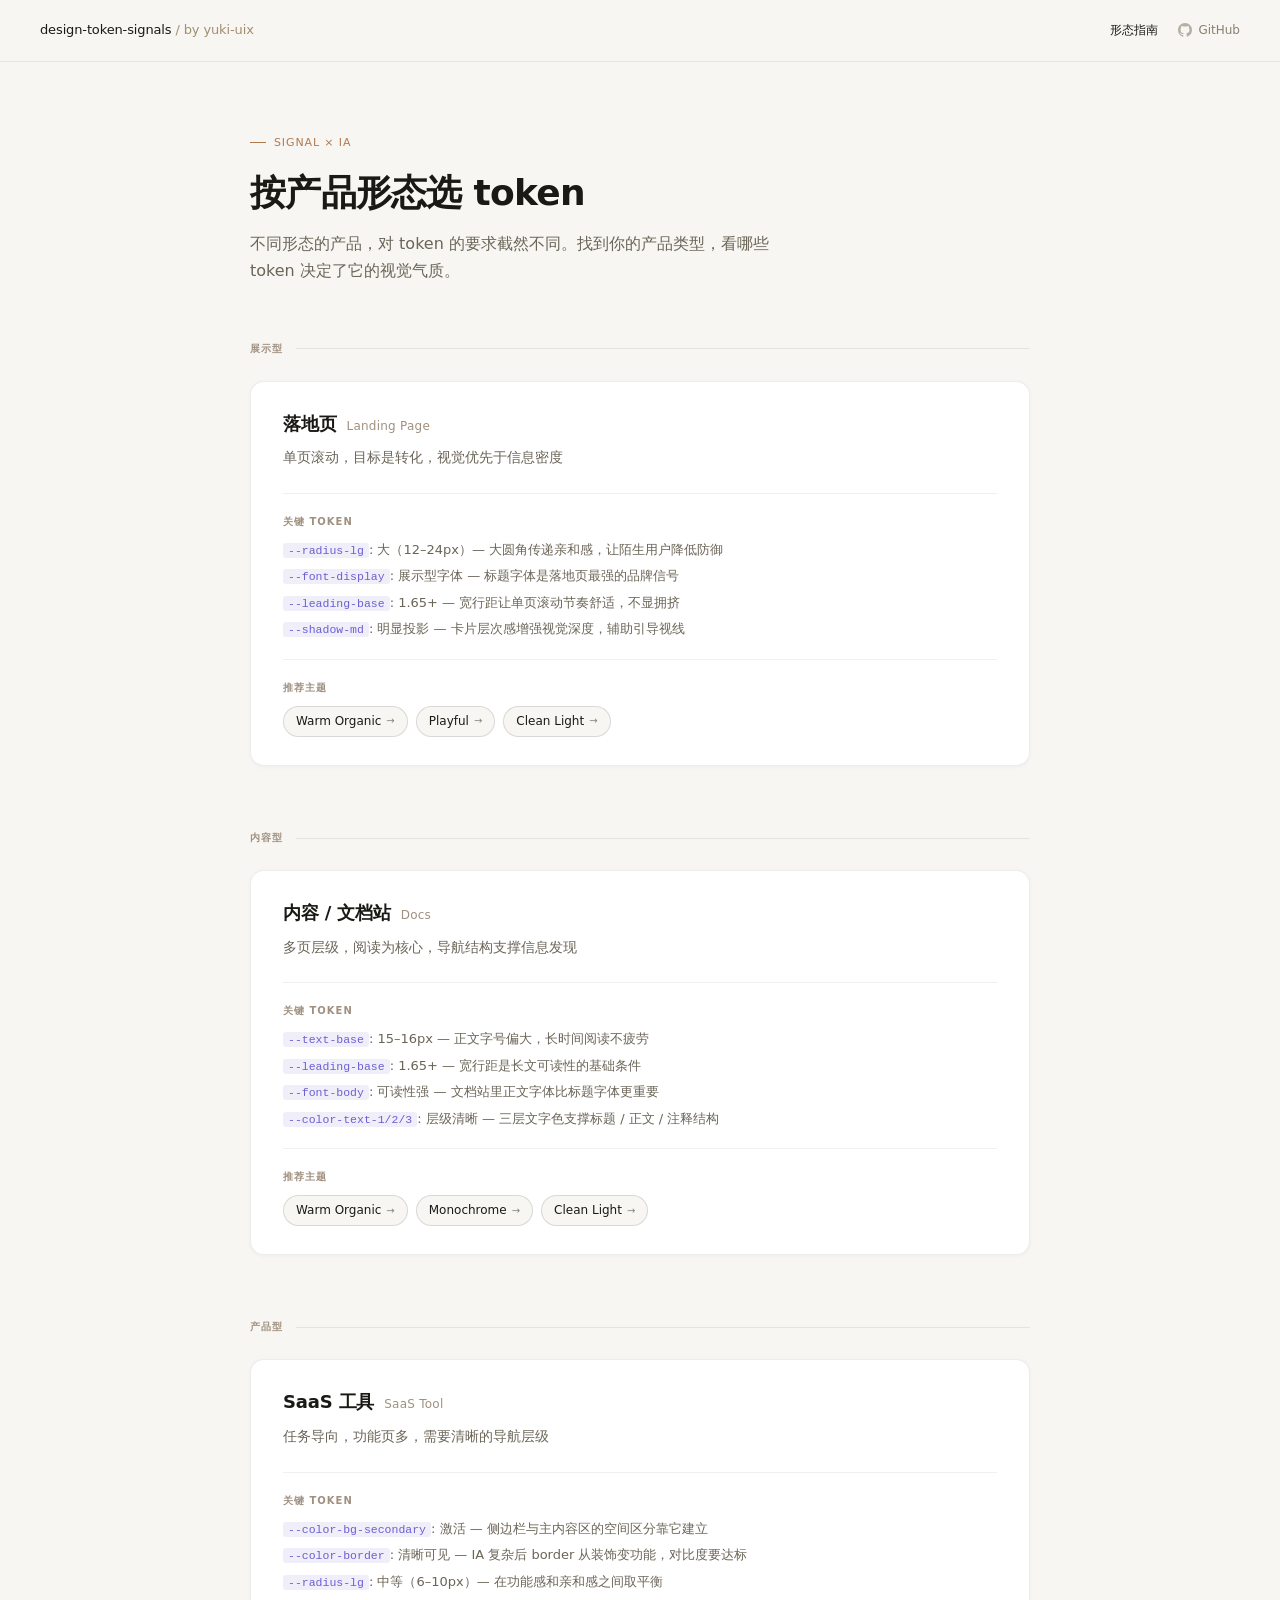
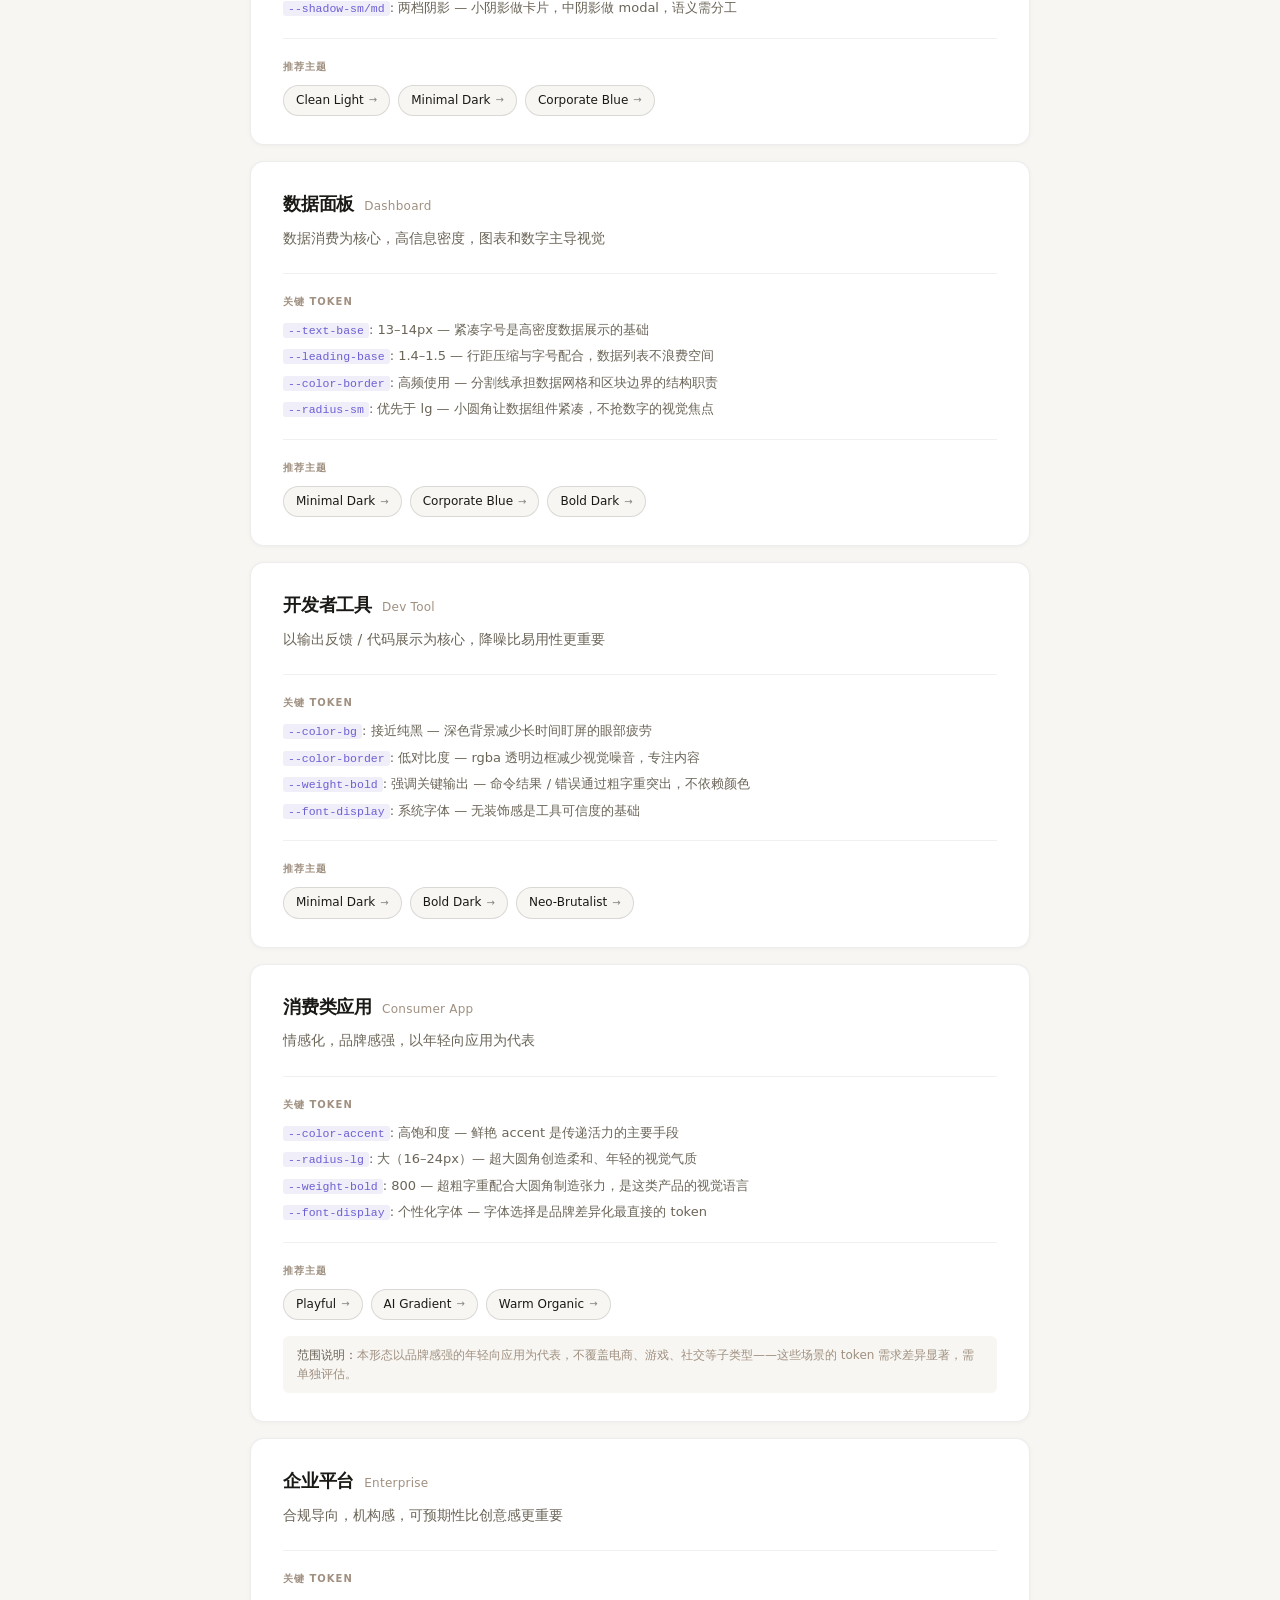
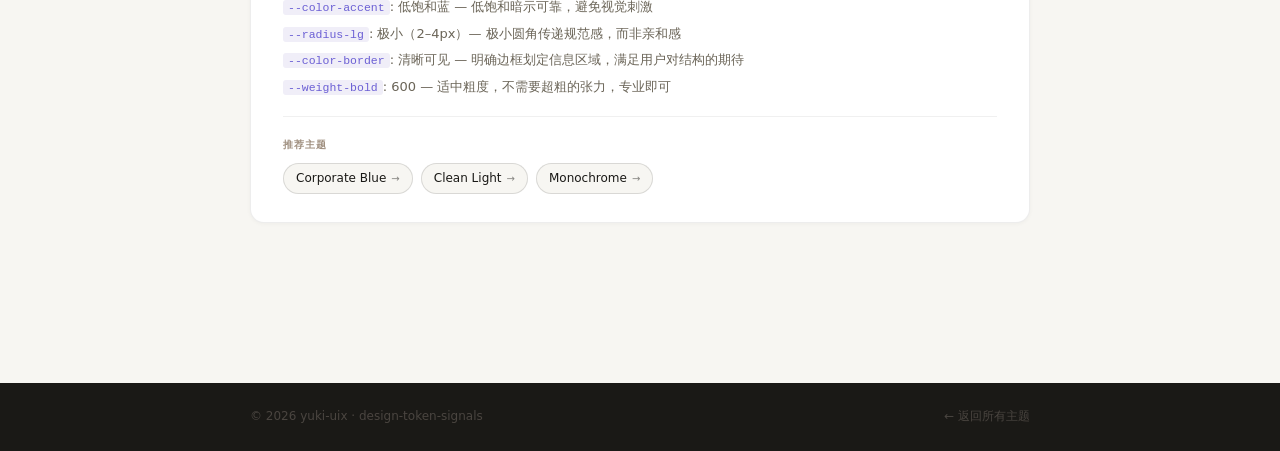
<file: ia.html>
<!DOCTYPE html>
<html lang="zh-Hans">
<head>
  <meta charset="UTF-8">
  <meta name="viewport" content="width=device-width, initial-scale=1.0">
  <title>形态指南 — design-token-signals</title>
  <style>
    *, *::before, *::after { box-sizing: border-box; margin: 0; padding: 0; }

    body {
      background: #f7f6f2;
      color: #1a1916;
      font-family: system-ui, -apple-system, sans-serif;
      font-size: 15px;
      line-height: 1.6;
      -webkit-font-smoothing: antialiased;
      min-height: 100vh;
    }

    /* ── Skip link ── */
    .skip-link {
      position: absolute;
      top: -40px;
      left: 20px;
      background: #1a1916;
      color: #f7f6f2;
      padding: 6px 12px;
      border-radius: 4px;
      font-size: 12px;
      text-decoration: none;
      z-index: 999;
      transition: top 0.15s;
    }
    .skip-link:focus { top: 8px; }

    /* ── Nav ── */
    nav {
      display: flex;
      align-items: center;
      justify-content: space-between;
      padding: 20px 40px;
      border-bottom: 1px solid rgba(0,0,0,0.07);
      background: #f7f6f2;
      position: sticky; top: 0; z-index: 10;
    }
    .nav-brand {
      font-size: 13px;
      font-weight: 500;
      color: #1a1916;
      letter-spacing: -0.01em;
      text-decoration: none;
    }
    .nav-brand span { color: #a09070; font-weight: 400; }
    .nav-links {
      display: flex;
      align-items: center;
      gap: 20px;
    }
    .nav-link {
      font-size: 12px;
      color: #8c8070;
      text-decoration: none;
      transition: color 0.15s;
    }
    .nav-link:hover { color: #1a1916; }
    .nav-link.active { color: #1a1916; font-weight: 500; }
    .nav-gh {
      font-size: 12px;
      color: #8c8070;
      text-decoration: none;
      display: flex; align-items: center; gap: 6px;
      transition: color 0.15s;
    }
    .nav-gh:hover { color: #1a1916; }
    .nav-gh svg { opacity: 0.6; }

    /* ── Hero ── */
    .hero {
      max-width: 860px;
      margin: 0 auto;
      padding: 64px 40px 56px;
    }
    .hero-eyebrow {
      display: inline-flex;
      align-items: center;
      gap: 8px;
      font-size: 11px;
      color: #b07a50;
      font-weight: 500;
      letter-spacing: 0.08em;
      text-transform: uppercase;
      margin-bottom: 20px;
    }
    .hero-eyebrow::before {
      content: '';
      display: block;
      width: 16px; height: 1px;
      background: #b07a50;
    }
    .hero h1 {
      font-size: clamp(26px, 3.5vw, 36px);
      font-weight: 600;
      letter-spacing: -0.02em;
      line-height: 1.2;
      color: #1a1916;
      margin-bottom: 16px;
    }
    .hero-desc {
      font-size: 16px;
      color: #6b6558;
      line-height: 1.7;
      max-width: 560px;
    }

    /* ── Main content ── */
    .content {
      max-width: 860px;
      margin: 0 auto;
      padding: 0 40px 96px;
    }

    /* ── Super-category ── */
    .ia-category {
      margin-bottom: 64px;
    }
    .ia-category-label {
      display: flex;
      align-items: center;
      gap: 12px;
      font-size: 10px;
      font-weight: 600;
      color: #a09080;
      letter-spacing: 0.12em;
      text-transform: uppercase;
      margin-bottom: 24px;
    }
    .ia-category-label::after {
      content: '';
      flex: 1;
      height: 1px;
      background: rgba(0,0,0,0.08);
    }

    /* ── IA Card ── */
    .ia-card {
      background: #fff;
      border-radius: 14px;
      border: 1px solid rgba(0,0,0,0.07);
      box-shadow: 0 1px 4px rgba(0,0,0,0.04);
      padding: 28px 32px;
      margin-bottom: 16px;
    }

    .ia-card-header {
      margin-bottom: 24px;
    }
    .ia-name-row {
      display: flex;
      align-items: baseline;
      gap: 10px;
      margin-bottom: 8px;
    }
    .ia-name {
      font-size: 18px;
      font-weight: 600;
      color: #1a1916;
      letter-spacing: -0.01em;
    }
    .ia-name-en {
      font-size: 12px;
      color: #a09080;
      font-weight: 400;
      letter-spacing: 0.02em;
    }
    .ia-desc {
      font-size: 14px;
      color: #6b6558;
      line-height: 1.6;
    }

    /* ── Token section ── */
    .ia-section-label {
      font-size: 10px;
      font-weight: 600;
      color: #a09080;
      letter-spacing: 0.1em;
      text-transform: uppercase;
      margin-bottom: 10px;
    }
    .ia-tokens {
      margin-bottom: 20px;
    }
    .ia-token-list {
      list-style: none;
      display: flex;
      flex-direction: column;
      gap: 7px;
    }
    .ia-token-list li {
      font-size: 13px;
      color: #6b6558;
      line-height: 1.5;
    }
    .ia-token-list code {
      font-family: 'SF Mono', 'Fira Code', 'Cascadia Code', monospace;
      font-size: 11.5px;
      color: #6b5fd4;
      background: #f0eef8;
      padding: 1px 5px;
      border-radius: 3px;
    }

    /* ── Theme chips ── */
    .ia-themes {}
    .ia-chip-list {
      display: flex;
      flex-wrap: wrap;
      gap: 8px;
      margin-top: 10px;
    }
    .ia-chip {
      display: inline-flex;
      align-items: center;
      gap: 5px;
      padding: 5px 12px;
      font-size: 12px;
      font-weight: 500;
      color: #1a1916;
      background: #f7f6f2;
      border: 1px solid rgba(0,0,0,0.12);
      border-radius: 20px;
      text-decoration: none;
      transition: background 0.15s, border-color 0.15s, color 0.15s;
      white-space: nowrap;
    }
    .ia-chip:hover {
      background: #1a1916;
      color: #f7f6f2;
      border-color: #1a1916;
    }
    .ia-chip::after {
      content: '→';
      font-size: 10px;
      opacity: 0.5;
    }
    .ia-chip:hover::after { opacity: 1; }

    /* ── Scope note ── */
    .ia-scope-note {
      margin-top: 16px;
      padding: 10px 14px;
      background: #f7f6f2;
      border-radius: 6px;
      font-size: 12px;
      color: #a09080;
      line-height: 1.55;
    }
    .ia-scope-note strong { color: #6b6558; font-weight: 500; }

    /* ── Divider between sections within card ── */
    .ia-card-divider {
      height: 1px;
      background: rgba(0,0,0,0.06);
      margin: 20px 0;
    }

    /* ── Footer ── */
    footer {
      background: #1a1916;
      color: #a09080;
    }
    .footer-bottom {
      max-width: 860px;
      margin: 0 auto;
      padding: 24px 40px;
      display: flex;
      justify-content: space-between;
      align-items: center;
      font-size: 12px;
      color: #4a4540;
    }

    /* ── Responsive ── */
    @media (max-width: 700px) {
      nav { padding: 16px 20px; }
      .hero { padding: 48px 20px 40px; }
      .content { padding: 0 20px 64px; }
      .ia-card { padding: 22px 20px; }
      .footer-bottom { padding: 20px; flex-direction: column; gap: 6px; text-align: center; }
    }
  </style>
</head>
<body>

  <a href="#main-content" class="skip-link">跳到主内容</a>

  <!-- Nav -->
  <nav>
    <a href="./" class="nav-brand">design-token-signals <span>/ by yuki-uix</span></a>
    <div class="nav-links">
      <a href="ia.html" class="nav-link active">形态指南</a>
      <a href="https://github.com/yuki-uix/design-token-signals" class="nav-gh" target="_blank">
        <svg width="14" height="14" viewBox="0 0 24 24" fill="currentColor"><path d="M12 0C5.37 0 0 5.37 0 12c0 5.31 3.435 9.795 8.205 11.385.6.105.825-.255.825-.57 0-.285-.015-1.23-.015-2.235-3.015.555-3.795-.735-4.035-1.41-.135-.345-.72-1.41-1.23-1.695-.42-.225-1.02-.78-.015-.795.945-.015 1.62.87 1.845 1.23 1.08 1.815 2.805 1.305 3.495.99.105-.78.42-1.305.765-1.605-2.67-.3-5.46-1.335-5.46-5.925 0-1.305.465-2.385 1.23-3.225-.12-.3-.54-1.53.12-3.18 0 0 1.005-.315 3.3 1.23.96-.27 1.98-.405 3-.405s2.04.135 3 .405c2.295-1.56 3.3-1.23 3.3-1.23.66 1.65.24 2.88.12 3.18.765.84 1.23 1.905 1.23 3.225 0 4.605-2.805 5.625-5.475 5.925.435.375.81 1.095.81 2.22 0 1.605-.015 2.895-.015 3.3 0 .315.225.69.825.57A12.02 12.02 0 0 0 24 12c0-6.63-5.37-12-12-12z"/></svg>
        GitHub
      </a>
    </div>
  </nav>

  <!-- Hero -->
  <div class="hero">
    <div class="hero-eyebrow">Signal × IA</div>
    <h1>按产品形态选 token</h1>
    <p class="hero-desc">
      不同形态的产品，对 token 的要求截然不同。找到你的产品类型，看哪些 token 决定了它的视觉气质。
    </p>
  </div>

  <!-- Main -->
  <main id="main-content" class="content">

    <!-- ── 展示型 ── -->
    <div class="ia-category">
      <div class="ia-category-label">展示型</div>

      <article class="ia-card" id="landing-page">
        <div class="ia-card-header">
          <div class="ia-name-row">
            <h2 class="ia-name">落地页</h2>
            <span class="ia-name-en">Landing Page</span>
          </div>
          <p class="ia-desc">单页滚动，目标是转化，视觉优先于信息密度</p>
        </div>
        <div class="ia-card-divider"></div>
        <div class="ia-tokens">
          <div class="ia-section-label">关键 token</div>
          <ul class="ia-token-list">
            <li><code>--radius-lg</code>: 大（12–24px）— 大圆角传递亲和感，让陌生用户降低防御</li>
            <li><code>--font-display</code>: 展示型字体 — 标题字体是落地页最强的品牌信号</li>
            <li><code>--leading-base</code>: 1.65+ — 宽行距让单页滚动节奏舒适，不显拥挤</li>
            <li><code>--shadow-md</code>: 明显投影 — 卡片层次感增强视觉深度，辅助引导视线</li>
          </ul>
        </div>
        <div class="ia-card-divider"></div>
        <div class="ia-themes">
          <div class="ia-section-label">推荐主题</div>
          <div class="ia-chip-list">
            <a href="demo.html?theme=warm-organic" class="ia-chip" aria-label="查看 Warm Organic 主题 demo">Warm Organic</a>
            <a href="demo.html?theme=playful" class="ia-chip" aria-label="查看 Playful 主题 demo">Playful</a>
            <a href="demo.html?theme=clean-light" class="ia-chip" aria-label="查看 Clean Light 主题 demo">Clean Light</a>
          </div>
        </div>
      </article>
    </div>

    <!-- ── 内容型 ── -->
    <div class="ia-category">
      <div class="ia-category-label">内容型</div>

      <article class="ia-card" id="docs">
        <div class="ia-card-header">
          <div class="ia-name-row">
            <h2 class="ia-name">内容 / 文档站</h2>
            <span class="ia-name-en">Docs</span>
          </div>
          <p class="ia-desc">多页层级，阅读为核心，导航结构支撑信息发现</p>
        </div>
        <div class="ia-card-divider"></div>
        <div class="ia-tokens">
          <div class="ia-section-label">关键 token</div>
          <ul class="ia-token-list">
            <li><code>--text-base</code>: 15–16px — 正文字号偏大，长时间阅读不疲劳</li>
            <li><code>--leading-base</code>: 1.65+ — 宽行距是长文可读性的基础条件</li>
            <li><code>--font-body</code>: 可读性强 — 文档站里正文字体比标题字体更重要</li>
            <li><code>--color-text-1/2/3</code>: 层级清晰 — 三层文字色支撑标题 / 正文 / 注释结构</li>
          </ul>
        </div>
        <div class="ia-card-divider"></div>
        <div class="ia-themes">
          <div class="ia-section-label">推荐主题</div>
          <div class="ia-chip-list">
            <a href="demo.html?theme=warm-organic" class="ia-chip" aria-label="查看 Warm Organic 主题 demo">Warm Organic</a>
            <a href="demo.html?theme=monochrome" class="ia-chip" aria-label="查看 Monochrome 主题 demo">Monochrome</a>
            <a href="demo.html?theme=clean-light" class="ia-chip" aria-label="查看 Clean Light 主题 demo">Clean Light</a>
          </div>
        </div>
      </article>
    </div>

    <!-- ── 产品型 ── -->
    <div class="ia-category">
      <div class="ia-category-label">产品型</div>

      <article class="ia-card" id="saas-tool">
        <div class="ia-card-header">
          <div class="ia-name-row">
            <h2 class="ia-name">SaaS 工具</h2>
            <span class="ia-name-en">SaaS Tool</span>
          </div>
          <p class="ia-desc">任务导向，功能页多，需要清晰的导航层级</p>
        </div>
        <div class="ia-card-divider"></div>
        <div class="ia-tokens">
          <div class="ia-section-label">关键 token</div>
          <ul class="ia-token-list">
            <li><code>--color-bg-secondary</code>: 激活 — 侧边栏与主内容区的空间区分靠它建立</li>
            <li><code>--color-border</code>: 清晰可见 — IA 复杂后 border 从装饰变功能，对比度要达标</li>
            <li><code>--radius-lg</code>: 中等（6–10px）— 在功能感和亲和感之间取平衡</li>
            <li><code>--shadow-sm/md</code>: 两档阴影 — 小阴影做卡片，中阴影做 modal，语义需分工</li>
          </ul>
        </div>
        <div class="ia-card-divider"></div>
        <div class="ia-themes">
          <div class="ia-section-label">推荐主题</div>
          <div class="ia-chip-list">
            <a href="demo.html?theme=clean-light" class="ia-chip" aria-label="查看 Clean Light 主题 demo">Clean Light</a>
            <a href="demo.html?theme=minimal-dark" class="ia-chip" aria-label="查看 Minimal Dark 主题 demo">Minimal Dark</a>
            <a href="demo.html?theme=corporate-blue" class="ia-chip" aria-label="查看 Corporate Blue 主题 demo">Corporate Blue</a>
          </div>
        </div>
      </article>

      <article class="ia-card" id="dashboard">
        <div class="ia-card-header">
          <div class="ia-name-row">
            <h2 class="ia-name">数据面板</h2>
            <span class="ia-name-en">Dashboard</span>
          </div>
          <p class="ia-desc">数据消费为核心，高信息密度，图表和数字主导视觉</p>
        </div>
        <div class="ia-card-divider"></div>
        <div class="ia-tokens">
          <div class="ia-section-label">关键 token</div>
          <ul class="ia-token-list">
            <li><code>--text-base</code>: 13–14px — 紧凑字号是高密度数据展示的基础</li>
            <li><code>--leading-base</code>: 1.4–1.5 — 行距压缩与字号配合，数据列表不浪费空间</li>
            <li><code>--color-border</code>: 高频使用 — 分割线承担数据网格和区块边界的结构职责</li>
            <li><code>--radius-sm</code>: 优先于 lg — 小圆角让数据组件紧凑，不抢数字的视觉焦点</li>
          </ul>
        </div>
        <div class="ia-card-divider"></div>
        <div class="ia-themes">
          <div class="ia-section-label">推荐主题</div>
          <div class="ia-chip-list">
            <a href="demo.html?theme=minimal-dark" class="ia-chip" aria-label="查看 Minimal Dark 主题 demo">Minimal Dark</a>
            <a href="demo.html?theme=corporate-blue" class="ia-chip" aria-label="查看 Corporate Blue 主题 demo">Corporate Blue</a>
            <a href="demo.html?theme=bold-dark" class="ia-chip" aria-label="查看 Bold Dark 主题 demo">Bold Dark</a>
          </div>
        </div>
      </article>

      <article class="ia-card" id="dev-tool">
        <div class="ia-card-header">
          <div class="ia-name-row">
            <h2 class="ia-name">开发者工具</h2>
            <span class="ia-name-en">Dev Tool</span>
          </div>
          <p class="ia-desc">以输出反馈 / 代码展示为核心，降噪比易用性更重要</p>
        </div>
        <div class="ia-card-divider"></div>
        <div class="ia-tokens">
          <div class="ia-section-label">关键 token</div>
          <ul class="ia-token-list">
            <li><code>--color-bg</code>: 接近纯黑 — 深色背景减少长时间盯屏的眼部疲劳</li>
            <li><code>--color-border</code>: 低对比度 — rgba 透明边框减少视觉噪音，专注内容</li>
            <li><code>--weight-bold</code>: 强调关键输出 — 命令结果 / 错误通过粗字重突出，不依赖颜色</li>
            <li><code>--font-display</code>: 系统字体 — 无装饰感是工具可信度的基础</li>
          </ul>
        </div>
        <div class="ia-card-divider"></div>
        <div class="ia-themes">
          <div class="ia-section-label">推荐主题</div>
          <div class="ia-chip-list">
            <a href="demo.html?theme=minimal-dark" class="ia-chip" aria-label="查看 Minimal Dark 主题 demo">Minimal Dark</a>
            <a href="demo.html?theme=bold-dark" class="ia-chip" aria-label="查看 Bold Dark 主题 demo">Bold Dark</a>
            <a href="demo.html?theme=neo-brutalist" class="ia-chip" aria-label="查看 Neo-Brutalist 主题 demo">Neo-Brutalist</a>
          </div>
        </div>
      </article>

      <article class="ia-card" id="consumer-app">
        <div class="ia-card-header">
          <div class="ia-name-row">
            <h2 class="ia-name">消费类应用</h2>
            <span class="ia-name-en">Consumer App</span>
          </div>
          <p class="ia-desc">情感化，品牌感强，以年轻向应用为代表</p>
        </div>
        <div class="ia-card-divider"></div>
        <div class="ia-tokens">
          <div class="ia-section-label">关键 token</div>
          <ul class="ia-token-list">
            <li><code>--color-accent</code>: 高饱和度 — 鲜艳 accent 是传递活力的主要手段</li>
            <li><code>--radius-lg</code>: 大（16–24px）— 超大圆角创造柔和、年轻的视觉气质</li>
            <li><code>--weight-bold</code>: 800 — 超粗字重配合大圆角制造张力，是这类产品的视觉语言</li>
            <li><code>--font-display</code>: 个性化字体 — 字体选择是品牌差异化最直接的 token</li>
          </ul>
        </div>
        <div class="ia-card-divider"></div>
        <div class="ia-themes">
          <div class="ia-section-label">推荐主题</div>
          <div class="ia-chip-list">
            <a href="demo.html?theme=playful" class="ia-chip" aria-label="查看 Playful 主题 demo">Playful</a>
            <a href="demo.html?theme=ai-gradient" class="ia-chip" aria-label="查看 AI Gradient 主题 demo">AI Gradient</a>
            <a href="demo.html?theme=warm-organic" class="ia-chip" aria-label="查看 Warm Organic 主题 demo">Warm Organic</a>
          </div>
        </div>
        <div class="ia-scope-note">
          <strong>范围说明：</strong>本形态以品牌感强的年轻向应用为代表，不覆盖电商、游戏、社交等子类型——这些场景的 token 需求差异显著，需单独评估。
        </div>
      </article>

      <article class="ia-card" id="enterprise">
        <div class="ia-card-header">
          <div class="ia-name-row">
            <h2 class="ia-name">企业平台</h2>
            <span class="ia-name-en">Enterprise</span>
          </div>
          <p class="ia-desc">合规导向，机构感，可预期性比创意感更重要</p>
        </div>
        <div class="ia-card-divider"></div>
        <div class="ia-tokens">
          <div class="ia-section-label">关键 token</div>
          <ul class="ia-token-list">
            <li><code>--color-accent</code>: 低饱和蓝 — 低饱和暗示可靠，避免视觉刺激</li>
            <li><code>--radius-lg</code>: 极小（2–4px）— 极小圆角传递规范感，而非亲和感</li>
            <li><code>--color-border</code>: 清晰可见 — 明确边框划定信息区域，满足用户对结构的期待</li>
            <li><code>--weight-bold</code>: 600 — 适中粗度，不需要超粗的张力，专业即可</li>
          </ul>
        </div>
        <div class="ia-card-divider"></div>
        <div class="ia-themes">
          <div class="ia-section-label">推荐主题</div>
          <div class="ia-chip-list">
            <a href="demo.html?theme=corporate-blue" class="ia-chip" aria-label="查看 Corporate Blue 主题 demo">Corporate Blue</a>
            <a href="demo.html?theme=clean-light" class="ia-chip" aria-label="查看 Clean Light 主题 demo">Clean Light</a>
            <a href="demo.html?theme=monochrome" class="ia-chip" aria-label="查看 Monochrome 主题 demo">Monochrome</a>
          </div>
        </div>
      </article>

    </div>
    <!-- end 产品型 -->

  </main>

  <!-- Footer -->
  <footer>
    <div class="footer-bottom">
      <span>© 2026 yuki-uix · design-token-signals</span>
      <a href="./" style="color:#4a4540;text-decoration:none;transition:color 0.15s;" onmouseover="this.style.color='#a09080'" onmouseout="this.style.color='#4a4540'">← 返回所有主题</a>
    </div>
  </footer>

</body>
</html>
</file>
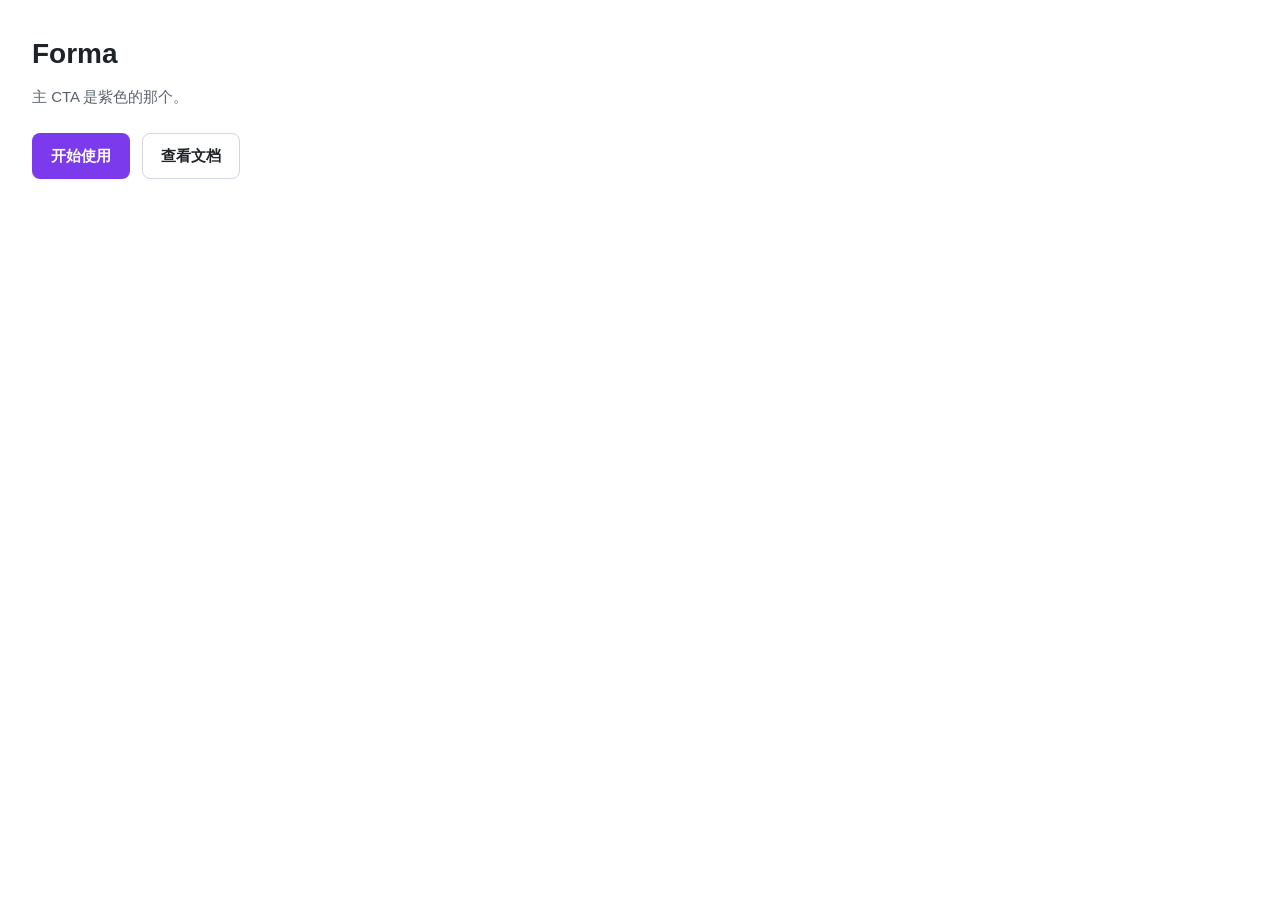
<file: conflicts/fixtures/cta-skiplink.html>
<!doctype html>
<meta charset="utf-8">
<title>accent 识别 · 跳转链接不得被当成主 CTA</title>
<link rel="stylesheet" href="_shared.css">
<!--
  回归 linear.app 上暴露的问题：accent 第 2 步「首屏内面积最大的彩色按钮」
  选中了「Skip to content」跳转链接。那不是运气不好——跳转链接是 DOM 里的第一个 a，
  通常带品牌色、有尺寸、位于顶部，任何带 skip link 的站点都会中招。

  这个页面里：
    - 跳转链接用青色 #00b8d4，尺寸比主 CTA 大，但被 transform 移出屏幕
    - 真正的主 CTA 用紫色 #7c3aed
  探针必须选中紫色。选中青色即为回归。
-->
<style>
  .skip { position: absolute; top: 0; left: 0; width: 260px; height: 48px;
          background: #00b8d4; color: #fff; display: flex; align-items: center;
          justify-content: center; transform: translateY(-120%); }
  .skip:focus { transform: none; }
</style>
<a class="skip" href="#main">跳到主要内容</a>
<main id="main">
  <h1>Forma</h1>
  <p class="sub">主 CTA 是紫色的那个。</p>
  <div class="row">
    <button style="background:#7c3aed;color:#fff">开始使用</button>
    <button class="btn-secondary">查看文档</button>
  </div>
</main>
</file>
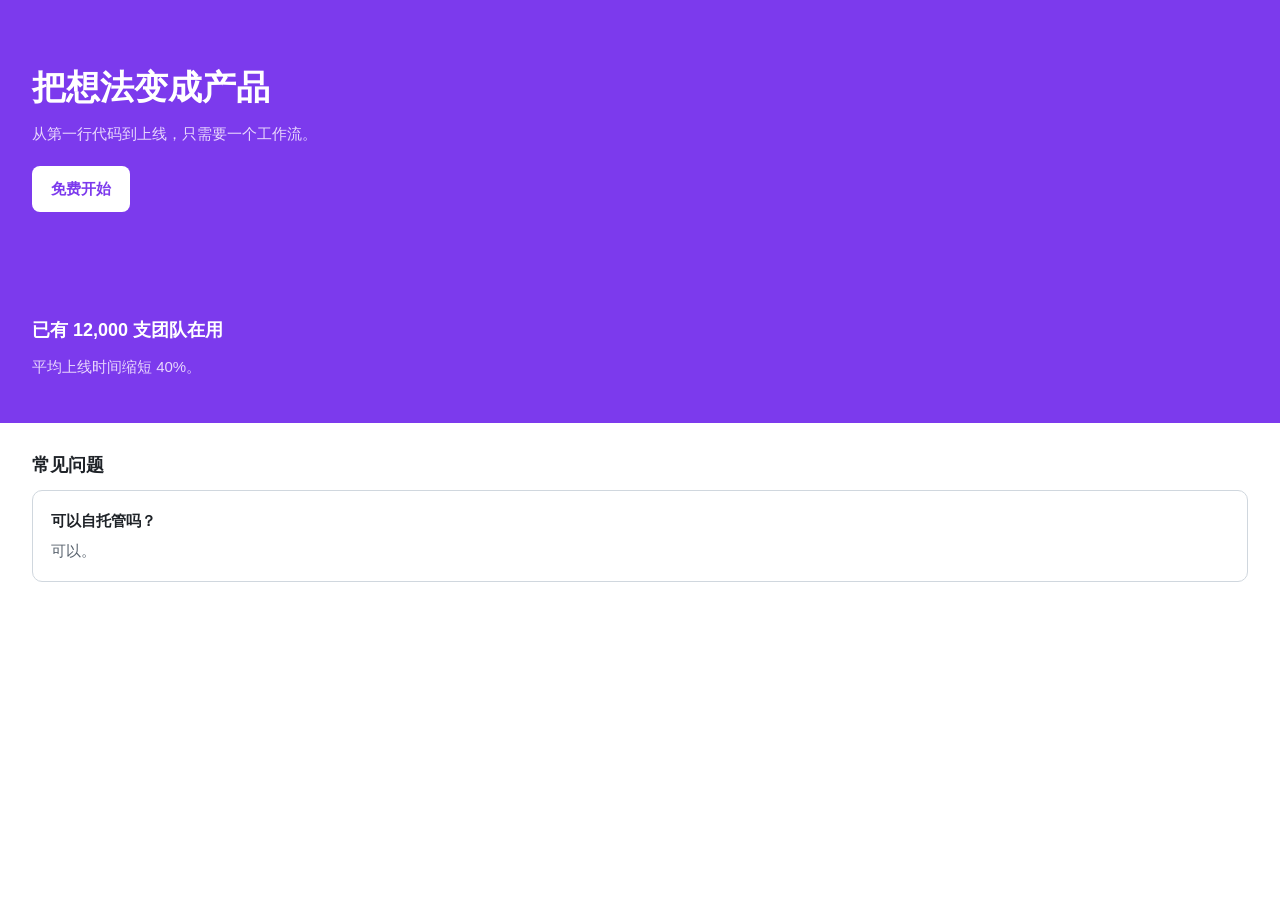
<file: conflicts/fixtures/r06-area.html>
<!doctype html>
<meta charset="utf-8">
<title>R-06 面积正例 · accent 铺满版面</title>
<link rel="stylesheet" href="_shared.css">
<!--
  R-06(b) 的正例：accent 只做背景一种角色、标签种类也少，
  所以 (a) 角色扩散不会触发；它失控在用量上——大面积铺陈。
  用来标定 (b) 的阈值：(a) 与 (b) 必须各自能被独立触发，
  否则其中一条等于死条款。
-->
<div style="background:#7c3aed;color:#fff;padding:60px 32px;margin:-32px -32px 0">
  <h1 style="color:#fff;font-size:34px">把想法变成产品</h1>
  <p style="color:#e9d8fd;margin:0 0 20px">从第一行代码到上线，只需要一个工作流。</p>
  <button style="background:#fff;color:#7c3aed">免费开始</button>
</div>
<div style="background:#7c3aed;color:#fff;padding:44px 32px;margin:0 -32px">
  <h2 style="color:#fff;margin-top:0">已有 12,000 支团队在用</h2>
  <p style="color:#e9d8fd;margin:0">平均上线时间缩短 40%。</p>
</div>
<h2>常见问题</h2>
<div class="card"><strong>可以自托管吗？</strong><p class="sub" style="margin:6px 0 0">可以。</p></div>
</file>
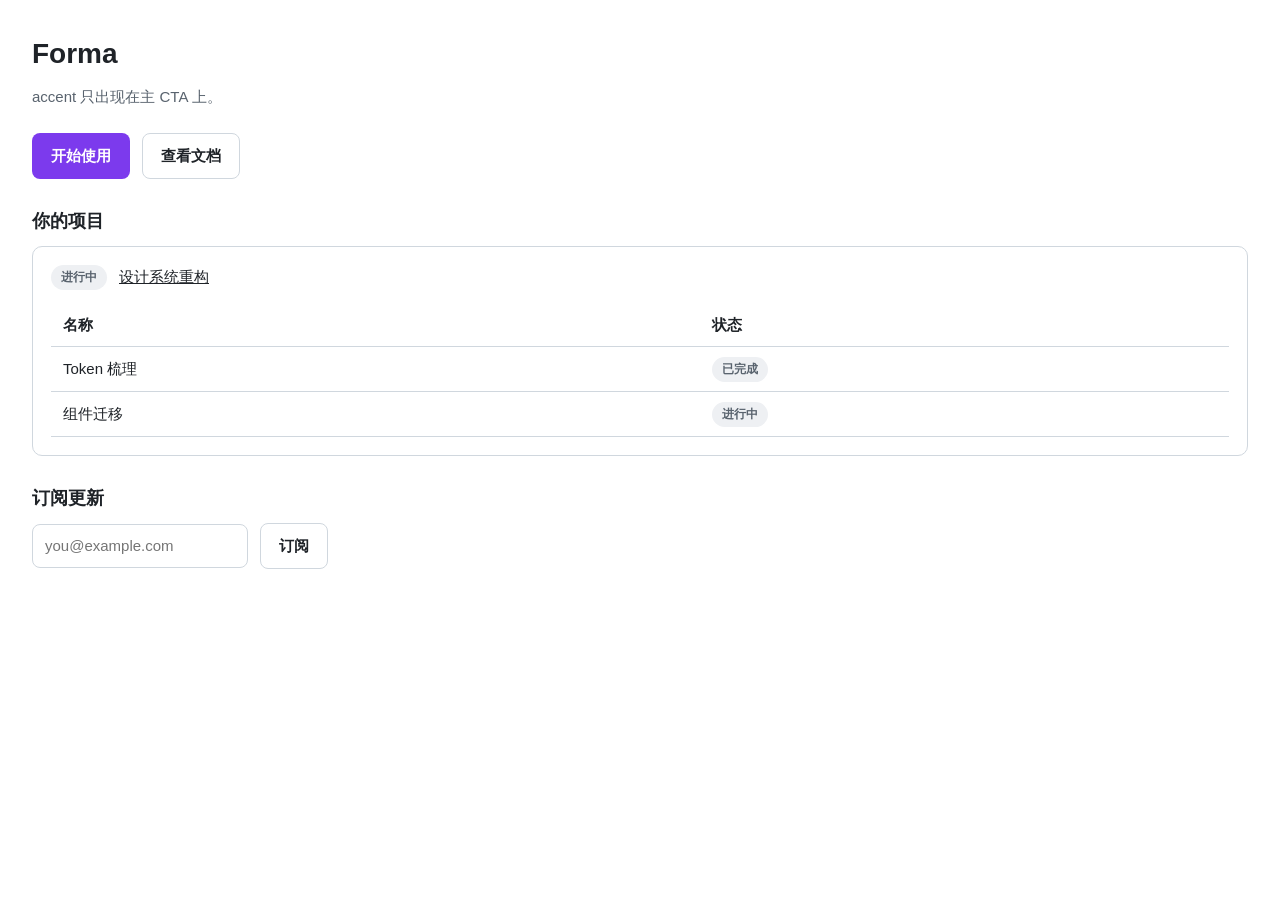
<file: conflicts/fixtures/r06-negative.html>
<!doctype html>
<meta charset="utf-8">
<title>R-06 负例 · accent 克制使用</title>
<link rel="stylesheet" href="_shared.css">
<!--
  R-06 的负例：accent 只用在主 CTA 的背景上，一处。
  这是 minimal-dark「降低视觉噪音」和 bold-dark「制造强烈对比」所描述的克制用法。
  探针跑这个页面时 R-06 必须不触发——否则规则在正常设计上误报。
-->
<h1>Forma</h1>
<p class="sub">accent 只出现在主 CTA 上。</p>
<div class="row">
  <button style="background:#7c3aed;color:#fff">开始使用</button>
  <button class="btn-secondary">查看文档</button>
</div>
<h2>你的项目</h2>
<div class="card">
  <div class="row">
    <span class="badge">进行中</span>
    <a href="#">设计系统重构</a>
  </div>
  <table>
    <tr><th>名称</th><th>状态</th></tr>
    <tr><td>Token 梳理</td><td><span class="badge">已完成</span></td></tr>
    <tr><td>组件迁移</td><td><span class="badge">进行中</span></td></tr>
  </table>
</div>
<h2>订阅更新</h2>
<div class="row">
  <input placeholder="you@example.com">
  <button class="btn-secondary">订阅</button>
</div>
</file>
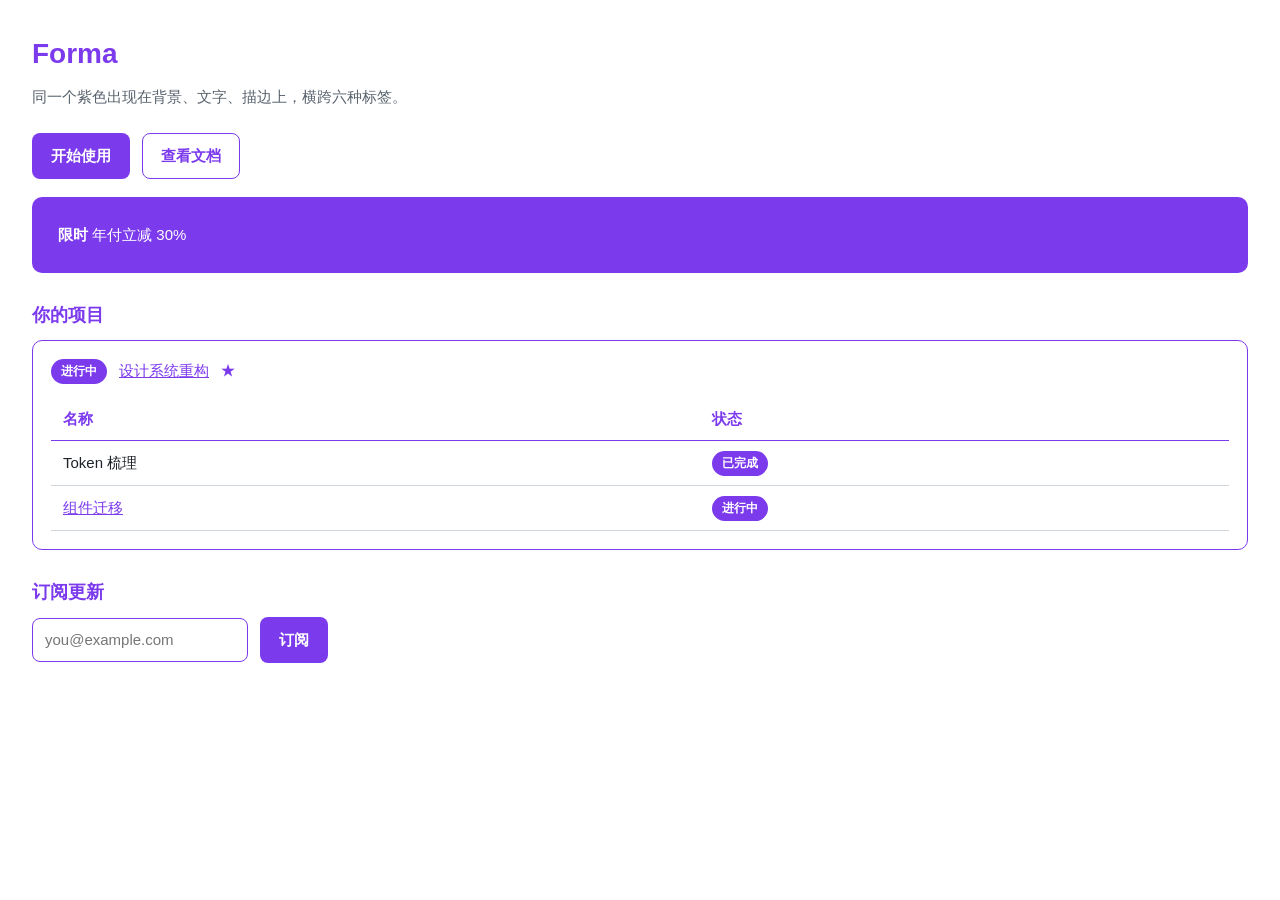
<file: conflicts/fixtures/r06-positive.html>
<!doctype html>
<meta charset="utf-8">
<title>R-06 正例 · accent 用量失控</title>
<link rel="stylesheet" href="_shared.css">
<!--
  R-06 的正例：同一个 accent(#7c3aed) 被用在
  背景（按钮、徽章、区块）、文字（链接、图标、表头）、描边（输入框、卡片）三种角色上，
  承载它的标签横跨 button / a / span / input / div / th 六种。
  版面与负例完全相同，唯一的差别就是 accent 的用量——
  这样两者的对比里只有一个变量。
-->
<h1 style="color:#7c3aed">Forma</h1>
<p class="sub">同一个紫色出现在背景、文字、描边上，横跨六种标签。</p>
<div class="row">
  <button style="background:#7c3aed;color:#fff">开始使用</button>
  <button class="btn-secondary" style="border-color:#7c3aed;color:#7c3aed">查看文档</button>
</div>
<div style="background:#7c3aed;color:#fff;padding:26px;border-radius:10px;margin:18px 0">
  <strong>限时</strong> 年付立减 30%
</div>
<h2 style="color:#7c3aed">你的项目</h2>
<div class="card" style="border-color:#7c3aed">
  <div class="row">
    <span class="badge" style="background:#7c3aed;color:#fff">进行中</span>
    <a href="#" style="color:#7c3aed">设计系统重构</a>
    <span class="icon" style="color:#7c3aed">★</span>
  </div>
  <table>
    <tr><th style="color:#7c3aed;border-bottom-color:#7c3aed">名称</th>
        <th style="color:#7c3aed;border-bottom-color:#7c3aed">状态</th></tr>
    <tr><td>Token 梳理</td><td><span class="badge" style="background:#7c3aed;color:#fff">已完成</span></td></tr>
    <tr><td><a href="#" style="color:#7c3aed">组件迁移</a></td>
        <td><span class="badge" style="background:#7c3aed;color:#fff">进行中</span></td></tr>
  </table>
</div>
<h2 style="color:#7c3aed">订阅更新</h2>
<div class="row">
  <input placeholder="you@example.com" style="border-color:#7c3aed;color:#7c3aed">
  <button style="background:#7c3aed;color:#fff">订阅</button>
</div>
</file>
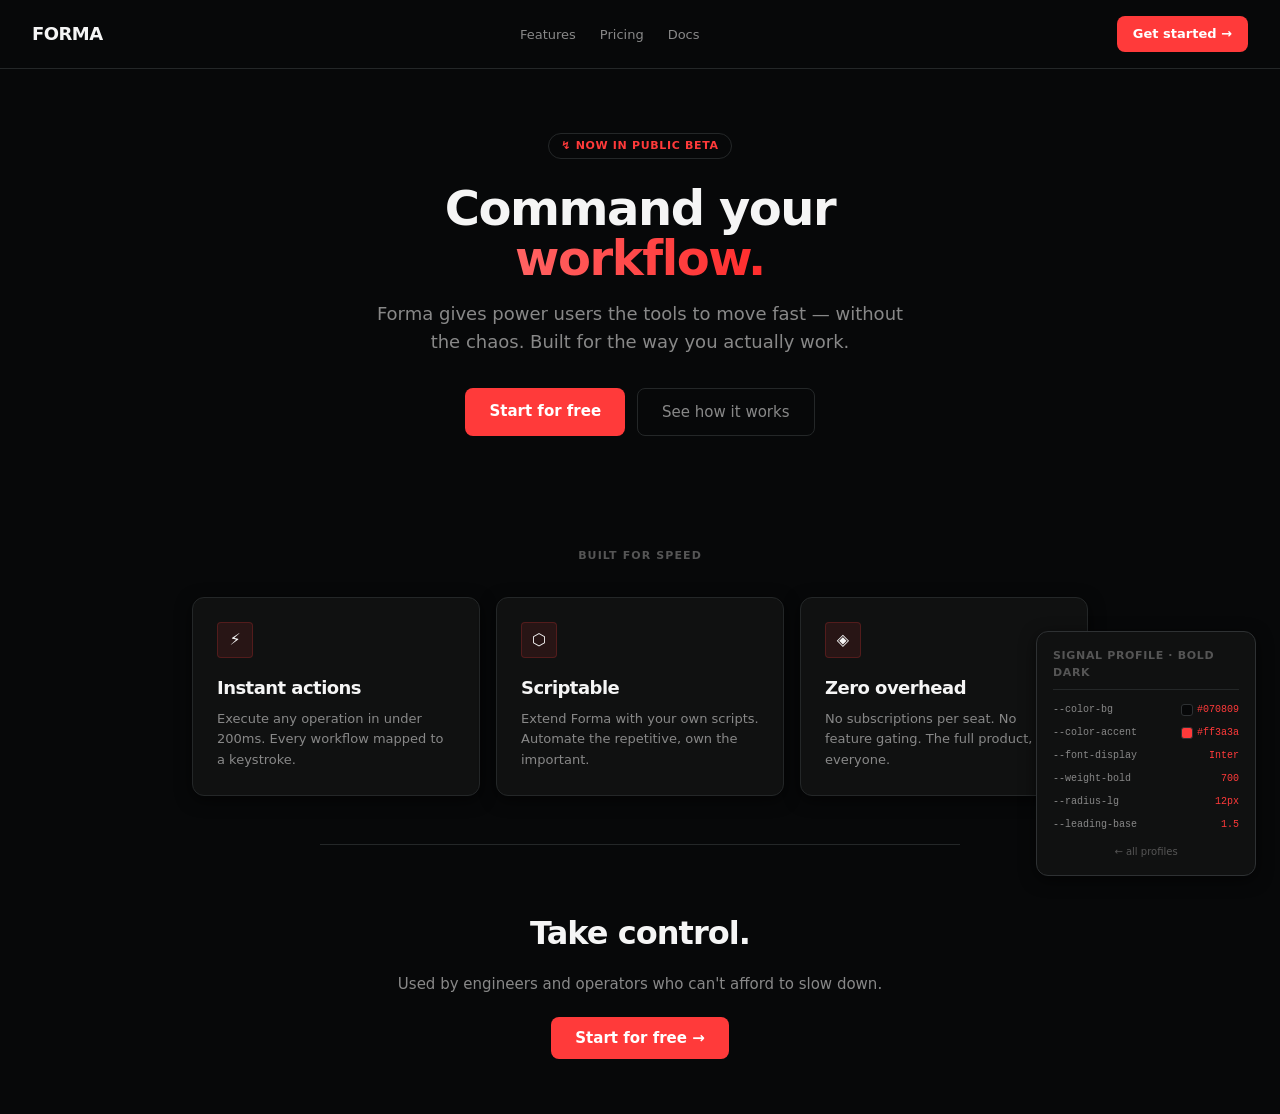
<file: profiles/bold-dark/demo.html>
<!DOCTYPE html>
<html lang="en">
<head>
  <meta charset="UTF-8">
  <meta name="viewport" content="width=device-width, initial-scale=1.0">
  <title>Bold Dark — design-token-signals</title>
  <link rel="stylesheet" href="tokens.css">
  <style>
    *, *::before, *::after { box-sizing: border-box; margin: 0; padding: 0; }

    body {
      background: var(--color-bg);
      color: var(--color-text-1);
      font-family: var(--font-body);
      font-size: var(--text-base);
      line-height: var(--leading-base);
      -webkit-font-smoothing: antialiased;
    }

    /* ── Nav ── */
    nav {
      display: flex;
      align-items: center;
      justify-content: space-between;
      padding: var(--space-4) var(--space-8);
      border-bottom: 1px solid var(--color-border);
      position: sticky; top: 0;
      background: var(--color-bg);
      z-index: 10;
    }
    .nav-logo {
      font-size: var(--text-lg);
      font-weight: var(--weight-bold);
      letter-spacing: var(--tracking-tight);
      color: var(--color-text-1);
      text-decoration: none;
    }
    .nav-links {
      display: flex; gap: var(--space-6);
      list-style: none;
    }
    .nav-links a {
      font-size: var(--text-sm);
      color: var(--color-text-2);
      text-decoration: none;
      transition: color 0.15s;
    }
    .nav-links a:hover { color: var(--color-text-1); }
    .nav-cta {
      font-size: var(--text-sm);
      font-weight: var(--weight-bold);
      background: var(--color-accent);
      color: #fff;
      padding: var(--space-2) var(--space-4);
      border-radius: var(--radius-md);
      text-decoration: none;
      transition: background 0.15s;
    }
    .nav-cta:hover { background: var(--color-accent-hover); }

    /* ── Hero ── */
    .hero {
      max-width: 800px;
      margin: 0 auto;
      padding: var(--space-16) var(--space-8);
      text-align: center;
    }
    .hero-badge {
      display: inline-flex;
      align-items: center;
      gap: var(--space-2);
      font-size: var(--text-xs);
      font-weight: var(--weight-bold);
      color: var(--color-accent);
      border: 1px solid var(--color-border);
      padding: var(--space-1) var(--space-3);
      border-radius: 100px;
      letter-spacing: 0.06em;
      text-transform: uppercase;
      margin-bottom: var(--space-6);
    }
    .hero h1 {
      font-family: var(--font-display);
      font-size: var(--text-3xl);
      font-weight: var(--weight-bold);
      letter-spacing: var(--tracking-tight);
      line-height: 1.05;
      color: var(--color-text-1);
      margin-bottom: var(--space-4);
    }
    /* Red gradient on key word */
    .hero h1 .gradient {
      background: linear-gradient(90deg, #ff6363, #ff2c2c);
      -webkit-background-clip: text;
      -webkit-text-fill-color: transparent;
    }
    .hero p {
      font-size: var(--text-lg);
      color: var(--color-text-2);
      line-height: 1.55;
      margin-bottom: var(--space-8);
      max-width: 560px;
      margin-left: auto;
      margin-right: auto;
    }
    .hero-actions {
      display: flex;
      gap: var(--space-3);
      justify-content: center;
    }
    .btn-primary {
      background: var(--color-accent);
      color: #fff;
      font-size: var(--text-base);
      font-weight: var(--weight-bold);
      padding: var(--space-3) var(--space-6);
      border-radius: var(--radius-md);
      text-decoration: none;
      border: none; cursor: pointer;
      transition: background 0.15s;
    }
    .btn-primary:hover { background: var(--color-accent-hover); }
    .btn-ghost {
      background: transparent;
      color: var(--color-text-2);
      font-size: var(--text-base);
      font-weight: var(--weight-medium);
      padding: var(--space-3) var(--space-6);
      border-radius: var(--radius-md);
      border: 1px solid var(--color-border);
      text-decoration: none; cursor: pointer;
      transition: border-color 0.15s, color 0.15s;
    }
    .btn-ghost:hover { color: var(--color-text-1); border-color: var(--color-border-strong); }

    /* ── Features ── */
    .features {
      max-width: 960px;
      margin: 0 auto;
      padding: var(--space-12) var(--space-8);
    }
    .features-label {
      font-size: var(--text-xs);
      font-weight: var(--weight-bold);
      color: var(--color-text-3);
      letter-spacing: 0.1em;
      text-transform: uppercase;
      text-align: center;
      margin-bottom: var(--space-8);
    }
    .features-grid {
      display: grid;
      grid-template-columns: repeat(3, 1fr);
      gap: var(--space-4);
    }
    .feature-card {
      background: var(--color-bg-elevated);
      border: 1px solid var(--color-border);
      border-radius: var(--radius-lg);
      padding: var(--space-6);
      box-shadow: var(--shadow-md);
      transition: border-color 0.15s;
    }
    .feature-card:hover { border-color: var(--color-border-strong); }
    .feature-icon {
      width: 36px; height: 36px;
      background: rgba(255,58,58,0.1);
      border: 1px solid rgba(255,58,58,0.2);
      border-radius: var(--radius-sm);
      margin-bottom: var(--space-4);
      display: flex; align-items: center; justify-content: center;
      font-size: 16px;
    }
    .feature-card h3 {
      font-size: var(--text-lg);
      font-weight: var(--weight-bold);
      color: var(--color-text-1);
      margin-bottom: var(--space-2);
      letter-spacing: var(--tracking-tight);
    }
    .feature-card p {
      font-size: var(--text-sm);
      color: var(--color-text-2);
      line-height: 1.6;
    }

    /* ── CTA Section ── */
    .cta-section {
      max-width: 640px;
      margin: 0 auto;
      padding: var(--space-16) var(--space-8);
      text-align: center;
      border-top: 1px solid var(--color-border);
    }
    .cta-section h2 {
      font-family: var(--font-display);
      font-size: var(--text-2xl);
      font-weight: var(--weight-bold);
      letter-spacing: var(--tracking-tight);
      margin-bottom: var(--space-4);
    }
    .cta-section p {
      font-size: var(--text-base);
      color: var(--color-text-2);
      margin-bottom: var(--space-8);
    }

    /* ── Token Legend ── */
    .token-legend {
      position: fixed;
      bottom: var(--space-6);
      right: var(--space-6);
      background: var(--color-bg-elevated);
      border: 1px solid var(--color-border-strong);
      border-radius: var(--radius-lg);
      padding: var(--space-4);
      width: 220px;
      box-shadow: var(--shadow-md);
      z-index: 100;
    }
    .legend-title {
      font-size: var(--text-xs);
      font-weight: var(--weight-bold);
      color: var(--color-text-3);
      letter-spacing: 0.06em;
      text-transform: uppercase;
      margin-bottom: var(--space-3);
      padding-bottom: var(--space-2);
      border-bottom: 1px solid var(--color-border);
    }
    .legend-row {
      display: flex;
      align-items: center;
      justify-content: space-between;
      margin-bottom: var(--space-2);
    }
    .legend-key {
      font-size: 10px;
      font-family: 'SF Mono', 'Fira Code', monospace;
      color: var(--color-text-2);
    }
    .legend-val {
      font-size: 10px;
      font-family: 'SF Mono', 'Fira Code', monospace;
      color: var(--color-accent);
    }
    .legend-swatch {
      width: 12px; height: 12px;
      border-radius: 3px;
      border: 1px solid var(--color-border-strong);
      flex-shrink: 0;
    }
    .legend-back {
      display: block;
      margin-top: var(--space-3);
      font-size: 10px;
      color: var(--color-text-3);
      text-decoration: none;
      text-align: center;
    }
    .legend-back:hover { color: var(--color-text-2); }

    @media (max-width: 640px) {
      .features-grid { grid-template-columns: 1fr; }
      .token-legend { display: none; }
      nav .nav-links { display: none; }
    }
  </style>
</head>
<body>

  <!-- Nav -->
  <nav>
    <a href="#" class="nav-logo">FORMA</a>
    <ul class="nav-links">
      <li><a href="#">Features</a></li>
      <li><a href="#">Pricing</a></li>
      <li><a href="#">Docs</a></li>
    </ul>
    <a href="#" class="nav-cta">Get started →</a>
  </nav>

  <!-- Hero -->
  <section class="hero">
    <div class="hero-badge">↯ Now in public beta</div>
    <h1>Command your<br><span class="gradient">workflow.</span></h1>
    <p>Forma gives power users the tools to move fast — without the chaos. Built for the way you actually work.</p>
    <div class="hero-actions">
      <a href="#" class="btn-primary">Start for free</a>
      <a href="#" class="btn-ghost">See how it works</a>
    </div>
  </section>

  <!-- Features -->
  <section class="features">
    <p class="features-label">Built for speed</p>
    <div class="features-grid">
      <div class="feature-card">
        <div class="feature-icon">⚡</div>
        <h3>Instant actions</h3>
        <p>Execute any operation in under 200ms. Every workflow mapped to a keystroke.</p>
      </div>
      <div class="feature-card">
        <div class="feature-icon">⬡</div>
        <h3>Scriptable</h3>
        <p>Extend Forma with your own scripts. Automate the repetitive, own the important.</p>
      </div>
      <div class="feature-card">
        <div class="feature-icon">◈</div>
        <h3>Zero overhead</h3>
        <p>No subscriptions per seat. No feature gating. The full product, for everyone.</p>
      </div>
    </div>
  </section>

  <!-- CTA -->
  <section class="cta-section">
    <h2>Take control.</h2>
    <p>Used by engineers and operators who can't afford to slow down.</p>
    <a href="#" class="btn-primary">Start for free →</a>
  </section>

  <!-- Token Legend -->
  <aside class="token-legend">
    <div class="legend-title">Signal Profile · Bold Dark</div>
    <div class="legend-row">
      <span class="legend-key">--color-bg</span>
      <div style="display:flex;align-items:center;gap:4px">
        <div class="legend-swatch" style="background:#070809"></div>
        <span class="legend-val">#070809</span>
      </div>
    </div>
    <div class="legend-row">
      <span class="legend-key">--color-accent</span>
      <div style="display:flex;align-items:center;gap:4px">
        <div class="legend-swatch" style="background:#ff3a3a"></div>
        <span class="legend-val">#ff3a3a</span>
      </div>
    </div>
    <div class="legend-row">
      <span class="legend-key">--font-display</span>
      <span class="legend-val">Inter</span>
    </div>
    <div class="legend-row">
      <span class="legend-key">--weight-bold</span>
      <span class="legend-val">700</span>
    </div>
    <div class="legend-row">
      <span class="legend-key">--radius-lg</span>
      <span class="legend-val">12px</span>
    </div>
    <div class="legend-row">
      <span class="legend-key">--leading-base</span>
      <span class="legend-val">1.5</span>
    </div>
    <a href="../../index.html" class="legend-back">← all profiles</a>
  </aside>

</body>
</html>
</file>
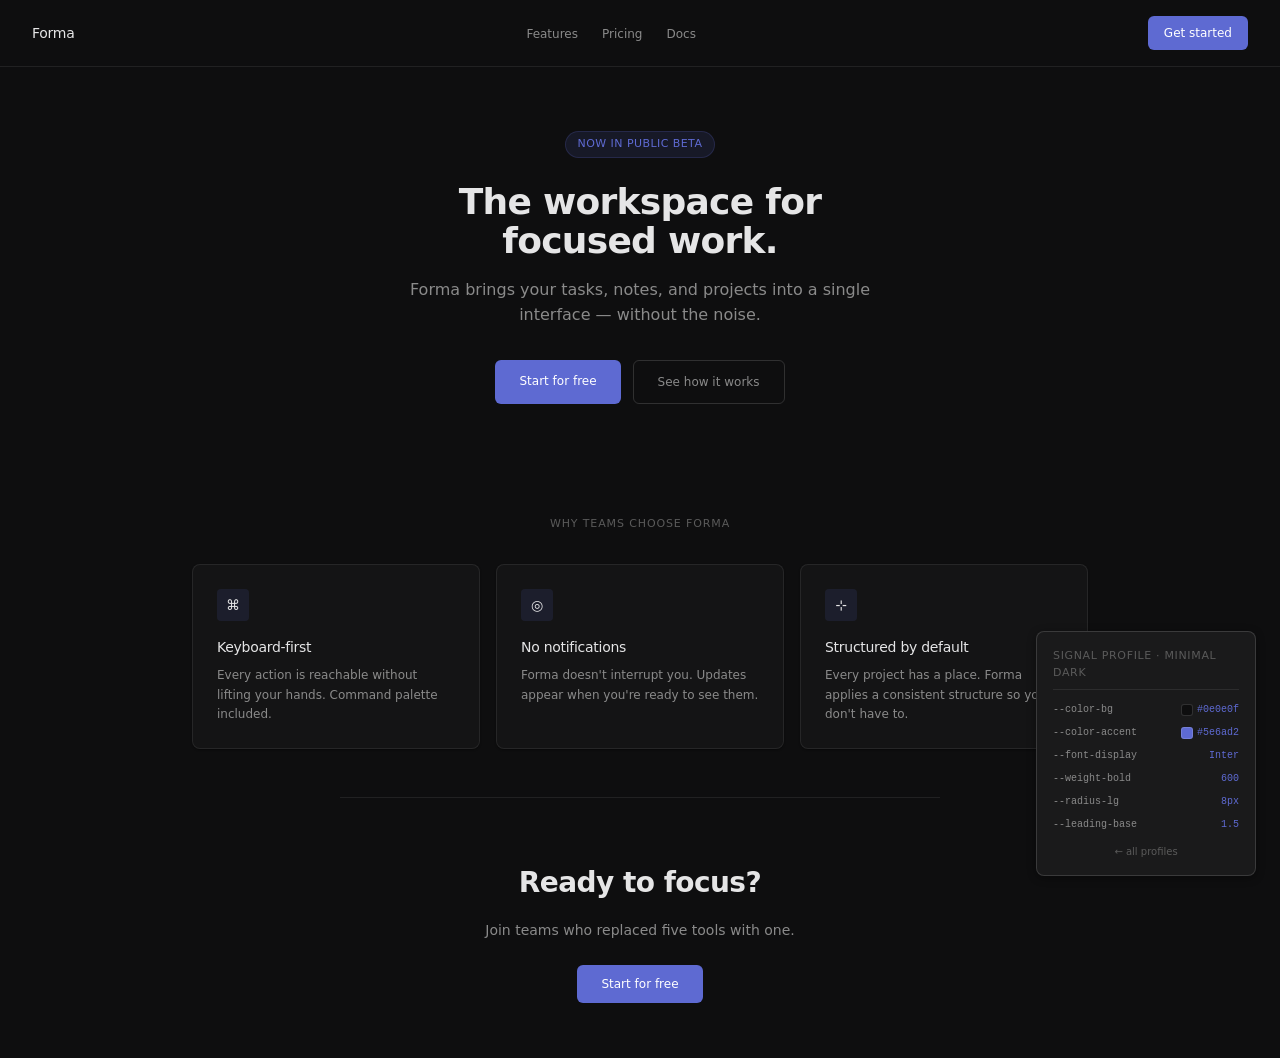
<file: profiles/minimal-dark/demo.html>
<!DOCTYPE html>
<html lang="en">
<head>
  <meta charset="UTF-8">
  <meta name="viewport" content="width=device-width, initial-scale=1.0">
  <title>Minimal Dark — design-token-signals</title>
  <link rel="stylesheet" href="tokens.css">
  <style>
    *, *::before, *::after { box-sizing: border-box; margin: 0; padding: 0; }

    body {
      background: var(--color-bg);
      color: var(--color-text-1);
      font-family: var(--font-body);
      font-size: var(--text-base);
      line-height: var(--leading-base);
      -webkit-font-smoothing: antialiased;
    }

    /* ── Nav ── */
    nav {
      display: flex;
      align-items: center;
      justify-content: space-between;
      padding: var(--space-4) var(--space-8);
      border-bottom: 1px solid var(--color-border);
      position: sticky; top: 0;
      background: var(--color-bg);
      z-index: 10;
    }
    .nav-logo {
      font-size: var(--text-base);
      font-weight: var(--weight-medium);
      letter-spacing: var(--tracking-tight);
      color: var(--color-text-1);
      text-decoration: none;
    }
    .nav-links {
      display: flex; gap: var(--space-6);
      list-style: none;
    }
    .nav-links a {
      font-size: var(--text-sm);
      color: var(--color-text-2);
      text-decoration: none;
      transition: color 0.15s;
    }
    .nav-links a:hover { color: var(--color-text-1); }
    .nav-cta {
      font-size: var(--text-sm);
      font-weight: var(--weight-medium);
      background: var(--color-accent);
      color: #fff;
      padding: var(--space-2) var(--space-4);
      border-radius: var(--radius-md);
      text-decoration: none;
      transition: background 0.15s;
    }
    .nav-cta:hover { background: var(--color-accent-hover); }

    /* ── Hero ── */
    .hero {
      max-width: 720px;
      margin: 0 auto;
      padding: var(--space-16) var(--space-8);
      text-align: center;
    }
    .hero-badge {
      display: inline-flex;
      align-items: center;
      gap: var(--space-2);
      font-size: var(--text-xs);
      font-weight: var(--weight-medium);
      color: var(--color-accent);
      background: rgba(94,106,210,0.12);
      border: 1px solid rgba(94,106,210,0.2);
      padding: var(--space-1) var(--space-3);
      border-radius: 100px;
      letter-spacing: 0.04em;
      text-transform: uppercase;
      margin-bottom: var(--space-6);
    }
    .hero h1 {
      font-family: var(--font-display);
      font-size: var(--text-3xl);
      font-weight: var(--weight-bold);
      letter-spacing: var(--tracking-tight);
      line-height: 1.1;
      color: var(--color-text-1);
      margin-bottom: var(--space-4);
    }
    .hero p {
      font-size: var(--text-lg);
      color: var(--color-text-2);
      line-height: 1.6;
      margin-bottom: var(--space-8);
      max-width: 520px;
      margin-left: auto;
      margin-right: auto;
    }
    .hero-actions {
      display: flex;
      gap: var(--space-3);
      justify-content: center;
    }
    .btn-primary {
      background: var(--color-accent);
      color: #fff;
      font-size: var(--text-sm);
      font-weight: var(--weight-medium);
      padding: var(--space-3) var(--space-6);
      border-radius: var(--radius-md);
      text-decoration: none;
      border: none; cursor: pointer;
      transition: background 0.15s;
    }
    .btn-primary:hover { background: var(--color-accent-hover); }
    .btn-ghost {
      background: transparent;
      color: var(--color-text-2);
      font-size: var(--text-sm);
      font-weight: var(--weight-medium);
      padding: var(--space-3) var(--space-6);
      border-radius: var(--radius-md);
      border: 1px solid var(--color-border-strong);
      text-decoration: none; cursor: pointer;
      transition: border-color 0.15s, color 0.15s;
    }
    .btn-ghost:hover { color: var(--color-text-1); border-color: var(--color-text-3); }

    /* ── Features ── */
    .features {
      max-width: 960px;
      margin: 0 auto;
      padding: var(--space-12) var(--space-8);
    }
    .features-label {
      font-size: var(--text-xs);
      font-weight: var(--weight-medium);
      color: var(--color-text-3);
      letter-spacing: 0.08em;
      text-transform: uppercase;
      text-align: center;
      margin-bottom: var(--space-8);
    }
    .features-grid {
      display: grid;
      grid-template-columns: repeat(3, 1fr);
      gap: var(--space-4);
    }
    .feature-card {
      background: var(--color-bg-secondary);
      border: 1px solid var(--color-border);
      border-radius: var(--radius-lg);
      padding: var(--space-6);
      box-shadow: var(--shadow-sm);
    }
    .feature-icon {
      width: 32px; height: 32px;
      background: rgba(94,106,210,0.12);
      border-radius: var(--radius-sm);
      margin-bottom: var(--space-4);
      display: flex; align-items: center; justify-content: center;
      font-size: 14px;
    }
    .feature-card h3 {
      font-size: var(--text-base);
      font-weight: var(--weight-medium);
      color: var(--color-text-1);
      margin-bottom: var(--space-2);
      letter-spacing: var(--tracking-tight);
    }
    .feature-card p {
      font-size: var(--text-sm);
      color: var(--color-text-2);
      line-height: 1.6;
    }

    /* ── CTA Section ── */
    .cta-section {
      max-width: 600px;
      margin: 0 auto;
      padding: var(--space-16) var(--space-8);
      text-align: center;
      border-top: 1px solid var(--color-border);
    }
    .cta-section h2 {
      font-family: var(--font-display);
      font-size: var(--text-2xl);
      font-weight: var(--weight-bold);
      letter-spacing: var(--tracking-tight);
      margin-bottom: var(--space-4);
    }
    .cta-section p {
      font-size: var(--text-base);
      color: var(--color-text-2);
      margin-bottom: var(--space-8);
    }

    /* ── Token Legend ── */
    .token-legend {
      position: fixed;
      bottom: var(--space-6);
      right: var(--space-6);
      background: var(--color-bg-elevated);
      border: 1px solid var(--color-border-strong);
      border-radius: var(--radius-lg);
      padding: var(--space-4) var(--space-4);
      width: 220px;
      box-shadow: var(--shadow-md);
      z-index: 100;
    }
    .legend-title {
      font-size: var(--text-xs);
      font-weight: var(--weight-medium);
      color: var(--color-text-3);
      letter-spacing: 0.06em;
      text-transform: uppercase;
      margin-bottom: var(--space-3);
      padding-bottom: var(--space-2);
      border-bottom: 1px solid var(--color-border);
    }
    .legend-row {
      display: flex;
      align-items: center;
      justify-content: space-between;
      margin-bottom: var(--space-2);
    }
    .legend-key {
      font-size: 10px;
      font-family: 'SF Mono', 'Fira Code', monospace;
      color: var(--color-text-2);
    }
    .legend-val {
      font-size: 10px;
      font-family: 'SF Mono', 'Fira Code', monospace;
      color: var(--color-accent);
    }
    .legend-swatch {
      width: 12px; height: 12px;
      border-radius: 3px;
      border: 1px solid var(--color-border-strong);
      flex-shrink: 0;
    }
    .legend-back {
      display: block;
      margin-top: var(--space-3);
      font-size: 10px;
      color: var(--color-text-3);
      text-decoration: none;
      text-align: center;
    }
    .legend-back:hover { color: var(--color-text-2); }

    @media (max-width: 640px) {
      .features-grid { grid-template-columns: 1fr; }
      .token-legend { display: none; }
      nav .nav-links { display: none; }
    }
  </style>
</head>
<body>

  <!-- Nav -->
  <nav>
    <a href="#" class="nav-logo">Forma</a>
    <ul class="nav-links">
      <li><a href="#">Features</a></li>
      <li><a href="#">Pricing</a></li>
      <li><a href="#">Docs</a></li>
    </ul>
    <a href="#" class="nav-cta">Get started</a>
  </nav>

  <!-- Hero -->
  <section class="hero">
    <div class="hero-badge">Now in public beta</div>
    <h1>The workspace for<br>focused work.</h1>
    <p>Forma brings your tasks, notes, and projects into a single interface — without the noise.</p>
    <div class="hero-actions">
      <a href="#" class="btn-primary">Start for free</a>
      <a href="#" class="btn-ghost">See how it works</a>
    </div>
  </section>

  <!-- Features -->
  <section class="features">
    <p class="features-label">Why teams choose Forma</p>
    <div class="features-grid">
      <div class="feature-card">
        <div class="feature-icon">⌘</div>
        <h3>Keyboard-first</h3>
        <p>Every action is reachable without lifting your hands. Command palette included.</p>
      </div>
      <div class="feature-card">
        <div class="feature-icon">◎</div>
        <h3>No notifications</h3>
        <p>Forma doesn't interrupt you. Updates appear when you're ready to see them.</p>
      </div>
      <div class="feature-card">
        <div class="feature-icon">⊹</div>
        <h3>Structured by default</h3>
        <p>Every project has a place. Forma applies a consistent structure so you don't have to.</p>
      </div>
    </div>
  </section>

  <!-- CTA -->
  <section class="cta-section">
    <h2>Ready to focus?</h2>
    <p>Join teams who replaced five tools with one.</p>
    <a href="#" class="btn-primary">Start for free</a>
  </section>

  <!-- Token Legend -->
  <aside class="token-legend">
    <div class="legend-title">Signal Profile · Minimal Dark</div>
    <div class="legend-row">
      <span class="legend-key">--color-bg</span>
      <div style="display:flex;align-items:center;gap:4px">
        <div class="legend-swatch" style="background:#0e0e0f"></div>
        <span class="legend-val">#0e0e0f</span>
      </div>
    </div>
    <div class="legend-row">
      <span class="legend-key">--color-accent</span>
      <div style="display:flex;align-items:center;gap:4px">
        <div class="legend-swatch" style="background:#5e6ad2"></div>
        <span class="legend-val">#5e6ad2</span>
      </div>
    </div>
    <div class="legend-row">
      <span class="legend-key">--font-display</span>
      <span class="legend-val">Inter</span>
    </div>
    <div class="legend-row">
      <span class="legend-key">--weight-bold</span>
      <span class="legend-val">600</span>
    </div>
    <div class="legend-row">
      <span class="legend-key">--radius-lg</span>
      <span class="legend-val">8px</span>
    </div>
    <div class="legend-row">
      <span class="legend-key">--leading-base</span>
      <span class="legend-val">1.5</span>
    </div>
    <a href="../../index.html" class="legend-back">← all profiles</a>
  </aside>

</body>
</html>
</file>
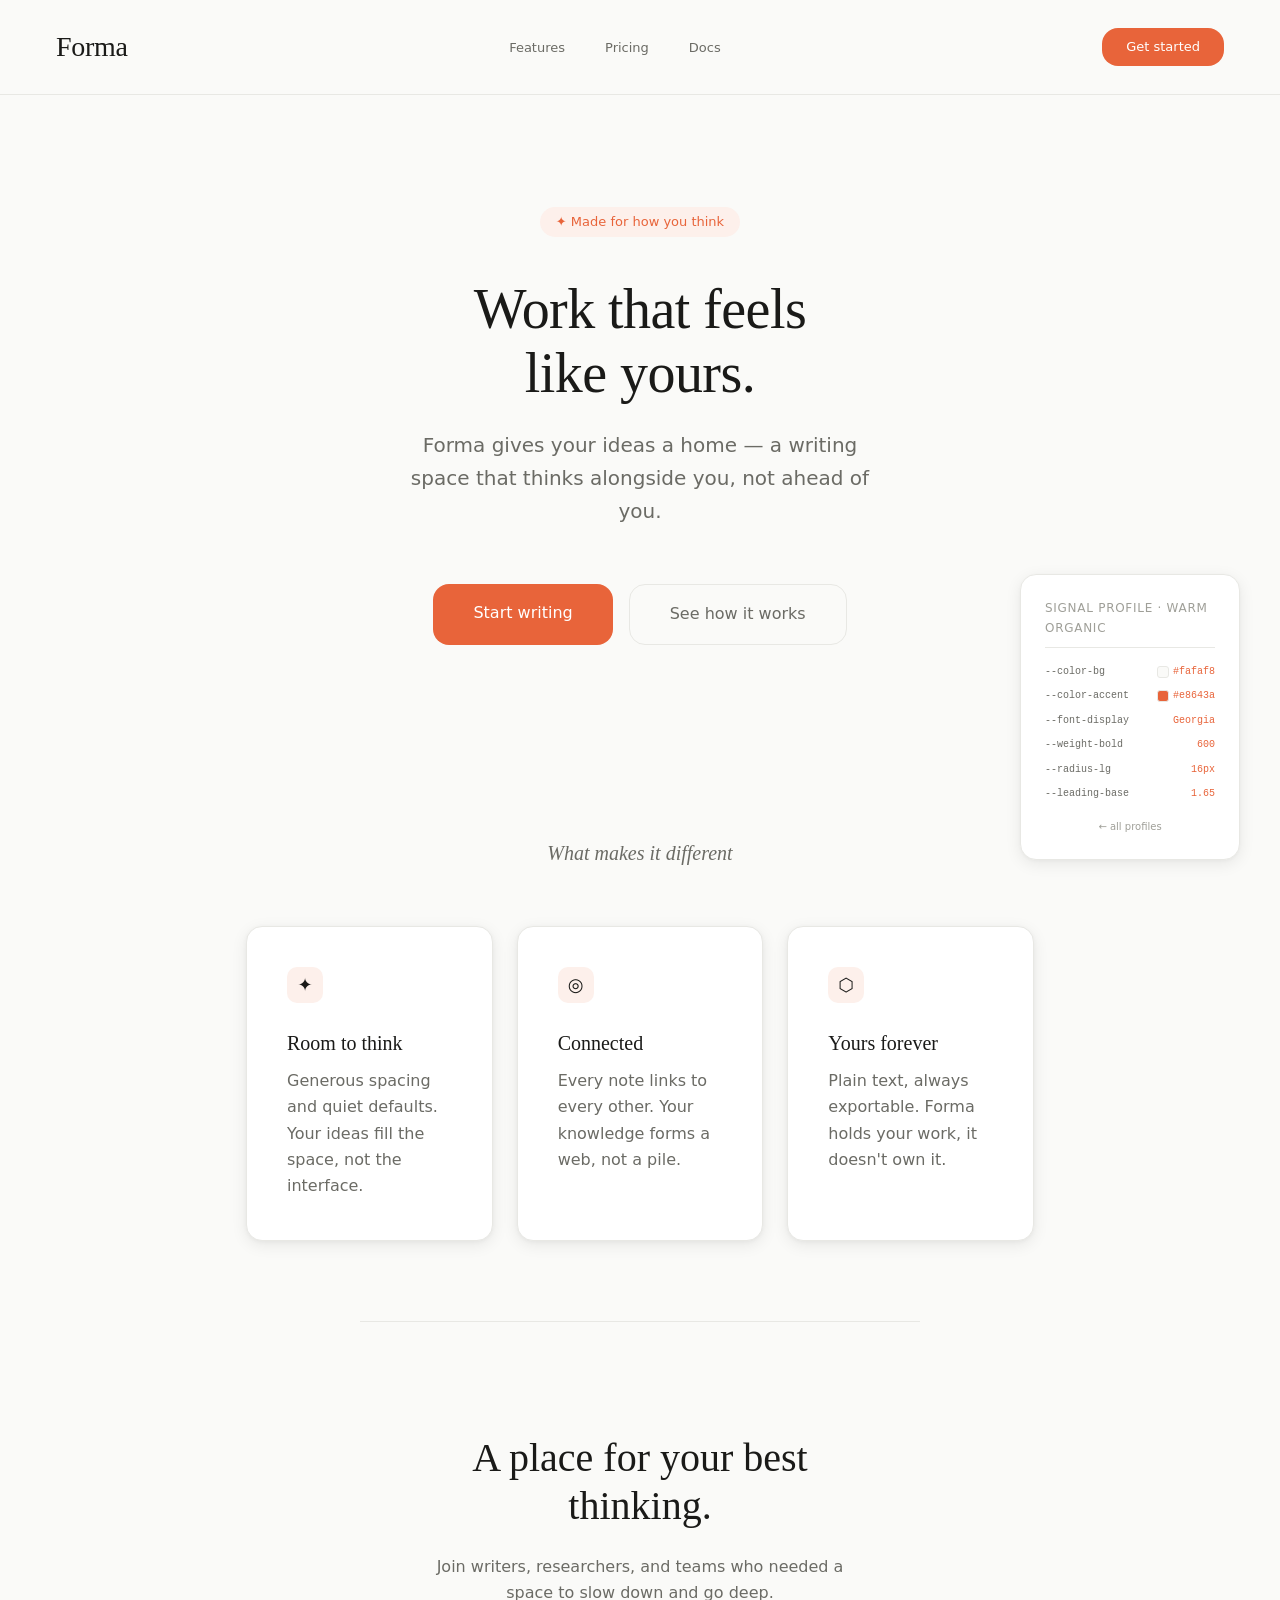
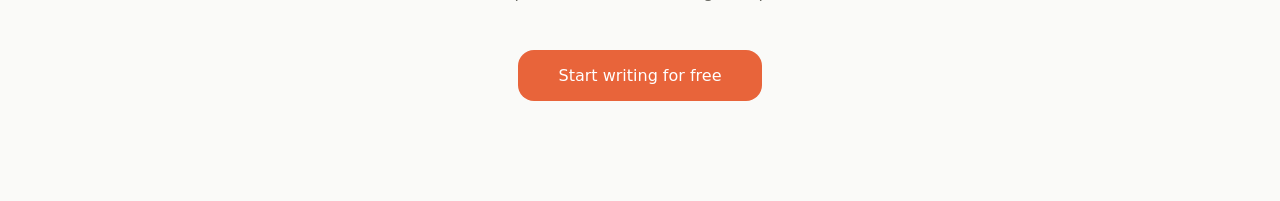
<file: profiles/warm-organic/demo.html>
<!DOCTYPE html>
<html lang="en">
<head>
  <meta charset="UTF-8">
  <meta name="viewport" content="width=device-width, initial-scale=1.0">
  <title>Warm Organic — design-token-signals</title>
  <link rel="stylesheet" href="tokens.css">
  <style>
    *, *::before, *::after { box-sizing: border-box; margin: 0; padding: 0; }

    body {
      background: var(--color-bg);
      color: var(--color-text-1);
      font-family: var(--font-body);
      font-size: var(--text-base);
      line-height: var(--leading-base);
      -webkit-font-smoothing: antialiased;
    }

    /* ── Nav ── */
    nav {
      display: flex;
      align-items: center;
      justify-content: space-between;
      padding: var(--space-4) var(--space-8);
      border-bottom: 1px solid var(--color-border);
      position: sticky; top: 0;
      background: var(--color-bg);
      z-index: 10;
    }
    .nav-logo {
      font-family: var(--font-display);
      font-size: var(--text-xl);
      font-weight: var(--weight-normal);
      letter-spacing: var(--tracking-tight);
      color: var(--color-text-1);
      text-decoration: none;
    }
    .nav-links {
      display: flex; gap: var(--space-6);
      list-style: none;
    }
    .nav-links a {
      font-size: var(--text-sm);
      color: var(--color-text-2);
      text-decoration: none;
      transition: color 0.2s;
    }
    .nav-links a:hover { color: var(--color-text-1); }
    .nav-cta {
      font-size: var(--text-sm);
      font-weight: var(--weight-medium);
      background: var(--color-accent);
      color: #fff;
      padding: var(--space-2) var(--space-4);
      border-radius: var(--radius-lg);
      text-decoration: none;
      transition: background 0.2s;
    }
    .nav-cta:hover { background: var(--color-accent-hover); }

    /* ── Hero ── */
    .hero {
      max-width: 680px;
      margin: 0 auto;
      padding: var(--space-16) var(--space-8);
      text-align: center;
    }
    .hero-badge {
      display: inline-flex;
      align-items: center;
      gap: var(--space-2);
      font-size: var(--text-sm);
      color: var(--color-accent);
      background: #fdf0eb;
      padding: var(--space-1) var(--space-3);
      border-radius: 100px;
      margin-bottom: var(--space-6);
    }
    .hero h1 {
      font-family: var(--font-display);
      font-size: var(--text-3xl);
      font-weight: var(--weight-normal);
      letter-spacing: var(--tracking-tight);
      line-height: 1.15;
      color: var(--color-text-1);
      margin-bottom: var(--space-4);
    }
    .hero p {
      font-size: var(--text-lg);
      color: var(--color-text-2);
      line-height: var(--leading-base);
      margin-bottom: var(--space-8);
      max-width: 480px;
      margin-left: auto;
      margin-right: auto;
    }
    .hero-actions {
      display: flex;
      gap: var(--space-3);
      justify-content: center;
    }
    .btn-primary {
      background: var(--color-accent);
      color: #fff;
      font-size: var(--text-base);
      font-weight: var(--weight-medium);
      padding: var(--space-3) var(--space-6);
      border-radius: var(--radius-lg);
      text-decoration: none;
      border: none; cursor: pointer;
      transition: background 0.2s;
    }
    .btn-primary:hover { background: var(--color-accent-hover); }
    .btn-ghost {
      background: transparent;
      color: var(--color-text-2);
      font-size: var(--text-base);
      font-weight: var(--weight-normal);
      padding: var(--space-3) var(--space-6);
      border-radius: var(--radius-lg);
      border: 1px solid var(--color-border);
      text-decoration: none; cursor: pointer;
      transition: border-color 0.2s, color 0.2s;
    }
    .btn-ghost:hover { color: var(--color-text-1); border-color: var(--color-border-strong); }

    /* ── Features ── */
    .features {
      max-width: 900px;
      margin: 0 auto;
      padding: var(--space-12) var(--space-8);
    }
    .features-label {
      font-family: var(--font-display);
      font-size: var(--text-lg);
      font-weight: var(--weight-normal);
      color: var(--color-text-2);
      text-align: center;
      margin-bottom: var(--space-8);
      font-style: italic;
    }
    .features-grid {
      display: grid;
      grid-template-columns: repeat(3, 1fr);
      gap: var(--space-4);
    }
    .feature-card {
      background: var(--color-bg-elevated);
      border: 1px solid var(--color-border);
      border-radius: var(--radius-lg);
      padding: var(--space-6);
      box-shadow: var(--shadow-md);
    }
    .feature-icon {
      width: 36px; height: 36px;
      background: #fdf0eb;
      border-radius: var(--radius-md);
      margin-bottom: var(--space-4);
      display: flex; align-items: center; justify-content: center;
      font-size: 18px;
    }
    .feature-card h3 {
      font-family: var(--font-display);
      font-size: var(--text-lg);
      font-weight: var(--weight-normal);
      color: var(--color-text-1);
      margin-bottom: var(--space-2);
    }
    .feature-card p {
      font-size: var(--text-base);
      color: var(--color-text-2);
      line-height: var(--leading-base);
    }

    /* ── CTA Section ── */
    .cta-section {
      max-width: 560px;
      margin: 0 auto;
      padding: var(--space-16) var(--space-8);
      text-align: center;
      border-top: 1px solid var(--color-border);
    }
    .cta-section h2 {
      font-family: var(--font-display);
      font-size: var(--text-2xl);
      font-weight: var(--weight-normal);
      line-height: 1.2;
      margin-bottom: var(--space-4);
    }
    .cta-section p {
      font-size: var(--text-base);
      color: var(--color-text-2);
      margin-bottom: var(--space-8);
      line-height: var(--leading-base);
    }

    /* ── Token Legend ── */
    .token-legend {
      position: fixed;
      bottom: var(--space-6);
      right: var(--space-6);
      background: var(--color-bg-elevated);
      border: 1px solid var(--color-border);
      border-radius: var(--radius-lg);
      padding: var(--space-4);
      width: 220px;
      box-shadow: var(--shadow-md);
      z-index: 100;
    }
    .legend-title {
      font-size: var(--text-xs);
      font-weight: var(--weight-medium);
      color: var(--color-text-3);
      letter-spacing: 0.06em;
      text-transform: uppercase;
      margin-bottom: var(--space-3);
      padding-bottom: var(--space-2);
      border-bottom: 1px solid var(--color-border);
    }
    .legend-row {
      display: flex;
      align-items: center;
      justify-content: space-between;
      margin-bottom: var(--space-2);
    }
    .legend-key {
      font-size: 10px;
      font-family: 'SF Mono', 'Fira Code', monospace;
      color: var(--color-text-2);
    }
    .legend-val {
      font-size: 10px;
      font-family: 'SF Mono', 'Fira Code', monospace;
      color: var(--color-accent);
    }
    .legend-swatch {
      width: 12px; height: 12px;
      border-radius: 3px;
      border: 1px solid var(--color-border);
      flex-shrink: 0;
    }
    .legend-back {
      display: block;
      margin-top: var(--space-3);
      font-size: 10px;
      color: var(--color-text-3);
      text-decoration: none;
      text-align: center;
    }
    .legend-back:hover { color: var(--color-text-2); }

    @media (max-width: 640px) {
      .features-grid { grid-template-columns: 1fr; }
      .token-legend { display: none; }
      nav .nav-links { display: none; }
    }
  </style>
</head>
<body>

  <!-- Nav -->
  <nav>
    <a href="#" class="nav-logo">Forma</a>
    <ul class="nav-links">
      <li><a href="#">Features</a></li>
      <li><a href="#">Pricing</a></li>
      <li><a href="#">Docs</a></li>
    </ul>
    <a href="#" class="nav-cta">Get started</a>
  </nav>

  <!-- Hero -->
  <section class="hero">
    <div class="hero-badge">✦ Made for how you think</div>
    <h1>Work that feels<br>like yours.</h1>
    <p>Forma gives your ideas a home — a writing space that thinks alongside you, not ahead of you.</p>
    <div class="hero-actions">
      <a href="#" class="btn-primary">Start writing</a>
      <a href="#" class="btn-ghost">See how it works</a>
    </div>
  </section>

  <!-- Features -->
  <section class="features">
    <p class="features-label">What makes it different</p>
    <div class="features-grid">
      <div class="feature-card">
        <div class="feature-icon">✦</div>
        <h3>Room to think</h3>
        <p>Generous spacing and quiet defaults. Your ideas fill the space, not the interface.</p>
      </div>
      <div class="feature-card">
        <div class="feature-icon">◎</div>
        <h3>Connected</h3>
        <p>Every note links to every other. Your knowledge forms a web, not a pile.</p>
      </div>
      <div class="feature-card">
        <div class="feature-icon">⬡</div>
        <h3>Yours forever</h3>
        <p>Plain text, always exportable. Forma holds your work, it doesn't own it.</p>
      </div>
    </div>
  </section>

  <!-- CTA -->
  <section class="cta-section">
    <h2>A place for your best thinking.</h2>
    <p>Join writers, researchers, and teams who needed a space to slow down and go deep.</p>
    <a href="#" class="btn-primary">Start writing for free</a>
  </section>

  <!-- Token Legend -->
  <aside class="token-legend">
    <div class="legend-title">Signal Profile · Warm Organic</div>
    <div class="legend-row">
      <span class="legend-key">--color-bg</span>
      <div style="display:flex;align-items:center;gap:4px">
        <div class="legend-swatch" style="background:#fafaf8;border-color:#e8e8e4"></div>
        <span class="legend-val">#fafaf8</span>
      </div>
    </div>
    <div class="legend-row">
      <span class="legend-key">--color-accent</span>
      <div style="display:flex;align-items:center;gap:4px">
        <div class="legend-swatch" style="background:#e8643a;border-color:#e8e8e4"></div>
        <span class="legend-val">#e8643a</span>
      </div>
    </div>
    <div class="legend-row">
      <span class="legend-key">--font-display</span>
      <span class="legend-val">Georgia</span>
    </div>
    <div class="legend-row">
      <span class="legend-key">--weight-bold</span>
      <span class="legend-val">600</span>
    </div>
    <div class="legend-row">
      <span class="legend-key">--radius-lg</span>
      <span class="legend-val">16px</span>
    </div>
    <div class="legend-row">
      <span class="legend-key">--leading-base</span>
      <span class="legend-val">1.65</span>
    </div>
    <a href="../../index.html" class="legend-back">← all profiles</a>
  </aside>

</body>
</html>
</file>
<file: conflicts/case-01/styles.css>
/* Authoring shell: independent of the gallery's shared runtime. */
* { box-sizing: border-box; }
body { margin: 0; background: #f1f2f4; color: #23272e; font: 15px/1.6 system-ui, sans-serif; }
main { max-width: 1480px; padding: 40px 32px; margin: 0 auto; }
a { color: #343f80; text-underline-offset: 3px; }
a:focus-visible { outline: 3px solid #343f80; outline-offset: 4px; }
.skip-link { position: absolute; top: -100px; left: 20px; background: white; padding: 12px; }
.skip-link:focus { top: 12px; z-index: 1; }
.back-link { font-size: 13px; }
.eyebrow { margin: 32px 0 12px; font-size: 12px; font-weight: 600; letter-spacing: .08em; color: #5f6470; }
h1 { max-width: 900px; margin: 0; font-size: clamp(30px, 3vw, 44px); line-height: 1.15; letter-spacing: -.035em; }
.intro { max-width: 780px; color: #555e6b; margin: 16px 0 28px; font-size: 17px; }
.brief { padding: 18px 24px; border-left: 3px solid #aeb4c5; background: #e6e9ef; margin-bottom: 32px; }
.brief h2 { font-size: 14px; margin: 0 0 6px; }
.brief p { margin: 0; max-width: 1060px; }
.comparison { display: grid; grid-template-columns: repeat(3, minmax(0, 1fr)); gap: 24px; align-items: start; }
.panel-header { min-height: 105px; }
.panel-index { display: block; font-size: 12px; color: #666c79; margin-bottom: 8px; }
.panel-header h2 { font-size: 19px; line-height: 1.3; margin: 0; letter-spacing: -.015em; }
.panel-header p { margin: 6px 0 16px; font-size: 13px; color: #555e6b; }
.token-readout { margin: 18px 0 12px; font-size: 13px; }
.token-readout div { display: flex; justify-content: space-between; gap: 12px; border-bottom: 1px solid #d8dce3; padding: 7px 0; }
dt { color: #555e6b; } dd { margin: 0; font-variant-numeric: tabular-nums; }
.interpretation { font-size: 14px; color: #555e6b; margin: 0; }
.interpretation strong { color: #23272e; }
.page-footer { margin-top: 40px; border-top: 1px solid #d8dce3; padding-top: 24px; max-width: 920px; }
.page-footer h2 { font-size: 18px; margin: 0; }
.page-footer p { color: #555e6b; }

/* Case inputs. Background, text color, radius, and body size are Warm Organic snapshots.
   Spacing, title leading, and category-label accent are authored case inputs. */
.case-panel {
  --color-bg: #fafaf8;
  --color-text: #1a1a18;
  --color-accent: #a13c1b;
  --radius-lg: 16px;
  --text-base: 16px;
  --reading-leading: 1.1;
  --reading-paragraph-gap: 4px;
  --title-leading: 1.4;
}
/* Restored baseline: the only changed inputs are these two tokens. */
[data-case="after"], [data-case="counterexample"] {
  --reading-leading: 1.65;
  --reading-paragraph-gap: 16px;
}
/* Same body as the restored version; only the title differs. */
[data-case="counterexample"] { --title-leading: 1.1; }
.reading-card { padding: 24px; background: var(--color-bg); color: var(--color-text); border: 1px solid #dddfd9; border-radius: var(--radius-lg); }
.reading-category { color: var(--color-accent); font: 600 10px/1.4 system-ui, sans-serif; letter-spacing: .06em; }
.reading-title { margin: 16px 0 24px; font-family: Georgia, 'Times New Roman', serif; font-size: 32px; line-height: var(--title-leading); font-weight: 600; letter-spacing: -.025em; }
.reading-copy { font-family: system-ui, sans-serif; font-size: var(--text-base); line-height: var(--reading-leading); }
.reading-copy p { margin: 0; }
.reading-copy p + p { margin-top: var(--reading-paragraph-gap); }
@media (max-width: 1000px) {
  .comparison { grid-template-columns: 1fr; max-width: 620px; margin-inline: auto; gap: 40px; }
  .panel-header { min-height: 0; }
}
@media (max-width: 600px) {
  main { padding: 28px 20px; }
  .brief { padding: 16px; }
  .reading-card { padding: 24px; }
}
</file>
<file: examples/minimal-dark/styles.css>
/* Snapshot from minimal-dark.signal.md; no runtime dependency on the gallery. */
:root {
  --color-bg: #0e0e0f;
  --color-bg-secondary: #141415;
  --color-bg-elevated: #1c1c1e;
  --color-border: rgba(255,255,255,0.07);
  --color-border-strong: rgba(255,255,255,0.14);
  --color-accent: #5e6ad2;
  --color-accent-hover: #4f5bbf;
  --color-text-1: #e5e5e6;
  --color-text-2: #8f8f8f;
  --color-text-3: #696969;
  --font-display: 'Inter', system-ui, sans-serif;
  --font-body: 'Inter', system-ui, sans-serif;
  --text-xs: 11px;
  --text-sm: 13px;
  --text-base: 14px;
  --text-lg: 18px;
  --text-xl: 22px;
  --text-2xl: 32px;
  --text-3xl: 48px;
  --weight-normal: 400;
  --weight-medium: 500;
  --weight-bold: 600;
  --leading-base: 1.5;
  --tracking-tight: -0.02em;
  --radius-sm: 4px;
  --radius-md: 6px;
  --radius-lg: 8px;
  --shadow-sm: 0 1px 2px rgba(0,0,0,.40);
  --shadow-md: 0 4px 16px rgba(0,0,0,.50);
}

/* Layout choices added for this example; spacing is not in the export. */
* { box-sizing: border-box; }
body { margin: 0; background: var(--color-bg); color: var(--color-text-1); font: var(--weight-normal) var(--text-base)/var(--leading-base) var(--font-body); }
main { max-width: 1040px; margin: 0 auto; padding: 64px 24px; }
header { display: flex; align-items: center; justify-content: space-between; gap: 24px; margin: 24px 0 40px; }
h1, h2, .value { font-family: var(--font-display); font-weight: var(--weight-bold); letter-spacing: var(--tracking-tight); }
h1 { font-size: var(--text-2xl); margin: 0 0 8px; }
h2 { font-size: var(--text-lg); margin: 0; }
p { margin: 0; color: var(--color-text-2); }
.eyebrow { font-size: var(--text-sm); }
.action { display: inline-block; flex-shrink: 0; background: var(--color-accent); color: var(--color-text-1); padding: 10px 16px; border-radius: var(--radius-md); font-weight: var(--weight-medium); text-decoration: none; }
.action:hover { background: var(--color-accent-hover); }
a:focus-visible { outline: 2px solid var(--color-text-1); outline-offset: 4px; }
.cards { display: grid; grid-template-columns: repeat(3, 1fr); gap: 16px; margin-bottom: 32px; }
.card, .activity { background: var(--color-bg-secondary); border: 1px solid var(--color-border); border-radius: var(--radius-lg); }
.card { padding: 24px; }
.value { font-size: var(--text-2xl); margin: 12px 0 4px; }
.activity { padding: 24px; scroll-margin-top: 24px; }
ul { list-style: none; margin: 16px 0 0; padding: 0; }
li { display: flex; justify-content: space-between; gap: 24px; padding: 16px 0; border-top: 1px solid var(--color-border); }
time { color: var(--color-text-2); white-space: nowrap; }
footer { margin-top: 24px; color: var(--color-text-2); font-size: var(--text-sm); }
@media (max-width: 600px) {
  main { padding: 32px 20px; }
  header { align-items: flex-start; flex-direction: column; }
  .cards { grid-template-columns: 1fr; }
  li { flex-direction: column; gap: 4px; }
}
</file>
<file: tokens.css>
/* ═══════════════════════════════════════════════════
   design-token-signals · all signal profiles
   Switch via [data-theme] on <body>
   ═══════════════════════════════════════════════════ */

/* ── Shared spacing scale (4px base) ── */
:root {
  --space-1:   4px;
  --space-2:   8px;
  --space-3:  12px;
  --space-4:  16px;
  --space-5:  20px;
  --space-6:  24px;
  --space-8:  32px;
  --space-10: 40px;
  --space-12: 48px;
  --space-16: 64px;
  --space-20: 80px;
  --space-24: 96px;
}

/* ─────────────────────────────────────────
   CLEAN LIGHT · Trust · Professional · Clarity
   Inspired by: Stripe
───────────────────────────────────────── */
[data-theme="clean-light"] {
  --color-bg:            #f6f9fc;
  --color-bg-secondary:  #eef3f9;
  --color-bg-elevated:   #ffffff;
  --color-border:        #e3e8ee;
  --color-border-strong: #c1cada;
  --color-accent:        #635bff;
  --color-accent-hover:  #5851e5;
  --color-text-1:        #0a2540;
  --color-text-2:        #425466;
  --color-text-3:        #738595;

  --font-display: 'Inter', -apple-system, sans-serif;
  --font-body:    -apple-system, 'Inter', sans-serif;
  --text-xs:      11px;
  --text-sm:      13px;
  --text-base:    15px;
  --text-lg:      18px;
  --text-xl:      22px;
  --text-2xl:     34px;
  --text-3xl:     50px;
  --weight-normal:  400;
  --weight-medium:  500;
  --weight-bold:    600;
  --leading-base:   1.6;
  --tracking-tight: -0.022em;

  --radius-sm:  4px;
  --radius-md:  6px;
  --radius-lg:  8px;
  --shadow-sm:  0 1px 3px rgba(50,50,93,.10), 0 1px 0 rgba(0,0,0,.02);
  --shadow-md:  0 4px 6px rgba(50,50,93,.11), 0 1px 3px rgba(0,0,0,.08);
}

/* ─────────────────────────────────────────
   MINIMAL DARK · Precision · Focus · Professional
   Inspired by: Linear
───────────────────────────────────────── */
[data-theme="minimal-dark"] {
  --color-bg:            #0e0e0f;
  --color-bg-secondary:  #141415;
  --color-bg-elevated:   #1c1c1e;
  --color-border:        rgba(255,255,255,0.07);
  --color-border-strong: rgba(255,255,255,0.14);
  --color-accent:        #5e6ad2;
  --color-accent-hover:  #4f5bbf;
  --color-text-1:        #e5e5e6;
  --color-text-2:        #8f8f8f;
  --color-text-3:        #696969;

  --font-display: 'Inter', system-ui, sans-serif;
  --font-body:    'Inter', system-ui, sans-serif;
  --text-xs:      11px;
  --text-sm:      13px;
  --text-base:    14px;
  --text-lg:      18px;
  --text-xl:      22px;
  --text-2xl:     32px;
  --text-3xl:     48px;
  --weight-normal:  400;
  --weight-medium:  500;
  --weight-bold:    600;
  --leading-base:   1.5;
  --tracking-tight: -0.02em;

  --radius-sm:  4px;
  --radius-md:  6px;
  --radius-lg:  8px;
  --shadow-sm:  0 1px 2px rgba(0,0,0,.40);
  --shadow-md:  0 4px 16px rgba(0,0,0,.50);
}

/* ─────────────────────────────────────────
   BOLD DARK · Power · Developer-native · Dramatic
   Inspired by: Raycast
───────────────────────────────────────── */
[data-theme="bold-dark"] {
  --color-bg:            #070809;
  --color-bg-secondary:  #101111;
  --color-bg-elevated:   #151617;
  --color-border:        #1e2122;
  --color-border-strong: #2e3133;
  --color-accent:        #ff3a3a;
  --color-accent-hover:  #e52e2e;
  --color-text-1:        #f5f5f5;
  --color-text-2:        #8a8f98;
  --color-text-3:        #676d76;

  --font-display: 'Inter', system-ui, sans-serif;
  --font-body:    'Inter', system-ui, sans-serif;
  --text-xs:      11px;
  --text-sm:      13px;
  --text-base:    15px;
  --text-lg:      18px;
  --text-xl:      22px;
  --text-2xl:     36px;
  --text-3xl:     54px;
  --weight-normal:  400;
  --weight-medium:  500;
  --weight-bold:    700;
  --leading-base:   1.5;
  --tracking-tight: -0.025em;

  --radius-sm:  4px;
  --radius-md:  8px;
  --radius-lg:  12px;
  --shadow-sm:  0 1px 4px rgba(0,0,0,.60);
  --shadow-md:  0 8px 32px rgba(0,0,0,.80);
}

/* ─────────────────────────────────────────
   WARM ORGANIC · Humanity · Warmth · Thoughtful
   Inspired by: Craft
───────────────────────────────────────── */
[data-theme="warm-organic"] {
  --color-bg:            #fafaf8;
  --color-bg-secondary:  #f5f5f2;
  --color-bg-elevated:   #ffffff;
  --color-border:        #e8e8e4;
  --color-border-strong: #d4d4ce;
  --color-accent:        #e8643a;
  --color-accent-hover:  #d4562e;
  --color-text-1:        #1a1a18;
  --color-text-2:        #6b6b65;
  --color-text-3:        #7d7d76;

  --font-display: 'Georgia', 'Times New Roman', serif;
  --font-body:    system-ui, -apple-system, sans-serif;
  --text-xs:      12px;
  --text-sm:      13px;
  --text-base:    16px;
  --text-lg:      20px;
  --text-xl:      26px;
  --text-2xl:     40px;
  --text-3xl:     56px;
  --weight-normal:  400;
  --weight-medium:  500;
  --weight-bold:    600;
  --leading-base:   1.65;
  --tracking-tight: -0.01em;

  --radius-sm:  6px;
  --radius-md:  10px;
  --radius-lg:  16px;
  --shadow-sm:  0 1px 4px rgba(0,0,0,.06);
  --shadow-md:  0 4px 16px rgba(0,0,0,.08), 0 1px 4px rgba(0,0,0,.04);
}

/* ─────────────────────────────────────────
   PLAYFUL · Energy · Expression · Delight
   Inspired by: Arc
───────────────────────────────────────── */
[data-theme="playful"] {
  --color-bg:            #ffffff;
  --color-bg-secondary:  #faf5ff;
  --color-bg-elevated:   #ffffff;
  --color-border:        rgba(124,58,237,.12);
  --color-border-strong: rgba(124,58,237,.28);
  --color-accent:        #7c3aed;
  --color-accent-hover:  #6d28d9;
  --color-text-1:        #18003d;
  --color-text-2:        #5b21b6;
  --color-text-3:        #8e68e8;

  --font-display: 'Plus Jakarta Sans', system-ui, sans-serif;
  --font-body:    'Plus Jakarta Sans', system-ui, sans-serif;
  --text-xs:      11px;
  --text-sm:      13px;
  --text-base:    15px;
  --text-lg:      18px;
  --text-xl:      24px;
  --text-2xl:     36px;
  --text-3xl:     52px;
  --weight-normal:  400;
  --weight-medium:  600;
  --weight-bold:    800;
  --leading-base:   1.6;
  --tracking-tight: -0.03em;

  --radius-sm:  12px;
  --radius-md:  18px;
  --radius-lg:  24px;
  --shadow-sm:  0 2px 8px rgba(124,58,237,.08);
  --shadow-md:  0 8px 32px rgba(124,58,237,.14), 0 2px 8px rgba(124,58,237,.06);
}

/* ─────────────────────────────────────────
   NEO-BRUTALIST · Directness · Honesty · Anti-polish
   Inspired by: Figma marketing, creative agencies
───────────────────────────────────────── */
[data-theme="neo-brutalist"] {
  --color-bg:            #f9f6ef;
  --color-bg-secondary:  #f0ece0;
  --color-bg-elevated:   #ffffff;
  --color-border:        #000000;
  --color-border-strong: #000000;
  --color-accent:        #f5e100;
  --color-accent-hover:  #e8d400;
  --color-text-1:        #000000;
  --color-text-2:        #333333;
  --color-text-3:        #888888;

  --font-display: 'Space Grotesk', system-ui, sans-serif;
  --font-body:    system-ui, -apple-system, sans-serif;
  --text-xs:      11px;
  --text-sm:      13px;
  --text-base:    15px;
  --text-lg:      20px;
  --text-xl:      26px;
  --text-2xl:     40px;
  --text-3xl:     60px;
  --weight-normal:  400;
  --weight-medium:  600;
  --weight-bold:    800;
  --leading-base:   1.4;
  --tracking-tight: -0.01em;

  --radius-sm:  0px;
  --radius-md:  0px;
  --radius-lg:  0px;
  --shadow-sm:  2px 2px 0 #000;
  --shadow-md:  4px 4px 0 #000;
}

/* ─────────────────────────────────────────
   AI GRADIENT · Future · Ambition · Scale
   Inspired by: Vercel AI, Cursor, Perplexity
───────────────────────────────────────── */
[data-theme="ai-gradient"] {
  --color-bg:            #08080f;
  --color-bg-secondary:  #0f0f1a;
  --color-bg-elevated:   #141420;
  --color-border:        rgba(139,92,246,.14);
  --color-border-strong: rgba(139,92,246,.28);
  --color-accent:        #8b5cf6;
  --color-accent-hover:  #7c3aed;
  --color-text-1:        #ffffff;
  --color-text-2:        rgba(255,255,255,.55);
  --color-text-3:        rgba(255,255,255,.40);

  --font-display: 'Inter', system-ui, sans-serif;
  --font-body:    'Inter', system-ui, sans-serif;
  --text-xs:      11px;
  --text-sm:      13px;
  --text-base:    14px;
  --text-lg:      18px;
  --text-xl:      22px;
  --text-2xl:     34px;
  --text-3xl:     52px;
  --weight-normal:  400;
  --weight-medium:  500;
  --weight-bold:    600;
  --leading-base:   1.55;
  --tracking-tight: -0.02em;

  --radius-sm:  8px;
  --radius-md:  12px;
  --radius-lg:  16px;
  --shadow-sm:  0 0 12px rgba(139,92,246,.10);
  --shadow-md:  0 0 40px rgba(139,92,246,.15), 0 8px 32px rgba(0,0,0,.6);
}

/* ─────────────────────────────────────────
   CORPORATE BLUE · Trust · Compliance · Risk-averse
   Inspired by: Salesforce, HubSpot, ServiceNow
───────────────────────────────────────── */
[data-theme="corporate-blue"] {
  --color-bg:            #ffffff;
  --color-bg-secondary:  #f4f6f9;
  --color-bg-elevated:   #ffffff;
  --color-border:        #dddbda;
  --color-border-strong: #b0adab;
  --color-accent:        #0070d2;
  --color-accent-hover:  #005fb2;
  --color-text-1:        #181818;
  --color-text-2:        #54698d;
  --color-text-3:        #7d8fa0;

  --font-display: 'Inter', -apple-system, sans-serif;
  --font-body:    -apple-system, 'Inter', sans-serif;
  --text-xs:      11px;
  --text-sm:      12px;
  --text-base:    14px;
  --text-lg:      18px;
  --text-xl:      22px;
  --text-2xl:     32px;
  --text-3xl:     44px;
  --weight-normal:  400;
  --weight-medium:  500;
  --weight-bold:    600;
  --leading-base:   1.5;
  --tracking-tight: -0.01em;

  --radius-sm:  3px;
  --radius-md:  4px;
  --radius-lg:  4px;
  --shadow-sm:  0 2px 4px rgba(0,0,0,.08);
  --shadow-md:  0 4px 12px rgba(0,0,0,.12);
}

/* ─────────────────────────────────────────
   MONOCHROME · Confidence · Timeless · Editorial
   Inspired by: NYT, fashion agencies, Basecamp
───────────────────────────────────────── */
[data-theme="monochrome"] {
  --color-bg:            #ffffff;
  --color-bg-secondary:  #f7f7f7;
  --color-bg-elevated:   #ffffff;
  --color-border:        #e8e8e8;
  --color-border-strong: #b8b8b8;
  --color-accent:        #000000;
  --color-accent-hover:  #333333;
  --color-text-1:        #000000;
  --color-text-2:        #555555;
  --color-text-3:        #8c8c8c;

  --font-display: 'Playfair Display', 'Georgia', serif;
  --font-body:    'Inter', system-ui, sans-serif;
  --text-xs:      11px;
  --text-sm:      13px;
  --text-base:    16px;
  --text-lg:      20px;
  --text-xl:      28px;
  --text-2xl:     44px;
  --text-3xl:     66px;
  --weight-normal:  400;
  --weight-medium:  500;
  --weight-bold:    700;
  --leading-base:   1.7;
  --tracking-tight: -0.02em;

  --radius-sm:  2px;
  --radius-md:  2px;
  --radius-lg:  2px;
  --shadow-sm:  none;
  --shadow-md:  none;
}

/* ─────────────────────────────────────────
   Theme-specific overrides: gradient text
───────────────────────────────────────── */
[data-theme="bold-dark"] .hero-h1-accent {
  background: linear-gradient(90deg, #ff6363, #ff2c2c);
  -webkit-background-clip: text;
  -webkit-text-fill-color: transparent;
  background-clip: text;
}

[data-theme="playful"] .hero-h1-accent {
  background: linear-gradient(135deg, #7c3aed 0%, #e879f9 55%, #f59e0b 100%);
  -webkit-background-clip: text;
  -webkit-text-fill-color: transparent;
  background-clip: text;
}

[data-theme="playful"] .btn-primary {
  background: linear-gradient(135deg, #7c3aed, #e879f9);
}
[data-theme="playful"] .btn-primary:hover {
  background: linear-gradient(135deg, #6d28d9, #d946ef);
  opacity: 0.95;
}

/* Neo-brutalist: hard-shadow buttons + bordered elements */
[data-theme="neo-brutalist"] nav {
  border-bottom: 2px solid #000;
}
[data-theme="neo-brutalist"] .btn-primary {
  background: var(--color-accent);
  color: #000;
  border: 2px solid #000;
  box-shadow: 4px 4px 0 #000;
  transition: transform 0.1s, box-shadow 0.1s;
}
[data-theme="neo-brutalist"] .btn-primary:hover {
  background: var(--color-accent);
  transform: translate(-2px, -2px);
  box-shadow: 6px 6px 0 #000;
}
[data-theme="neo-brutalist"] .btn-ghost {
  border: 2px solid #000;
  box-shadow: 3px 3px 0 #000;
  color: #000;
}
[data-theme="neo-brutalist"] .btn-ghost:hover {
  transform: translate(-1px, -1px);
  box-shadow: 4px 4px 0 #000;
}
[data-theme="neo-brutalist"] .nav-cta {
  background: #000;
  color: #f5e100;
  border-radius: 0;
}
[data-theme="neo-brutalist"] .nav-cta:hover { background: #333; }
[data-theme="neo-brutalist"] .feature-card {
  border: 2px solid #000;
  box-shadow: 4px 4px 0 #000;
}
[data-theme="neo-brutalist"] .hero-badge {
  border: 2px solid #000;
  color: #000;
  font-weight: 700;
  letter-spacing: 0.08em;
  text-transform: uppercase;
}
[data-theme="neo-brutalist"] .features {
  border-top: 2px solid #000;
}
[data-theme="neo-brutalist"] .cta-section {
  border-top: 2px solid #000;
}

/* AI Gradient: mesh glow background + gradient text + glowing cards */
[data-theme="ai-gradient"] body {
  background-image:
    radial-gradient(ellipse 90% 55% at 50% -5%, rgba(139,92,246,.18) 0%, transparent 58%),
    radial-gradient(ellipse 45% 35% at 85% 55%, rgba(59,130,246,.10) 0%, transparent 50%);
}
[data-theme="ai-gradient"] .hero-h1-accent {
  background: linear-gradient(120deg, #a78bfa 0%, #60a5fa 50%, #34d399 100%);
  -webkit-background-clip: text;
  -webkit-text-fill-color: transparent;
  background-clip: text;
}
[data-theme="ai-gradient"] .btn-primary {
  background: linear-gradient(135deg, #8b5cf6, #6366f1);
  box-shadow: 0 0 20px rgba(139,92,246,.40);
}
[data-theme="ai-gradient"] .btn-primary:hover {
  background: linear-gradient(135deg, #7c3aed, #4f46e5);
  box-shadow: 0 0 28px rgba(139,92,246,.55);
}
[data-theme="ai-gradient"] .feature-card {
  background: rgba(139,92,246,.04);
  box-shadow: 0 0 0 1px rgba(139,92,246,.12) inset, 0 4px 24px rgba(0,0,0,.35);
}
[data-theme="ai-gradient"] .feature-card:hover {
  border-color: rgba(139,92,246,.3);
  box-shadow: 0 0 0 1px rgba(139,92,246,.2) inset, 0 0 24px rgba(139,92,246,.12), 0 8px 32px rgba(0,0,0,.4);
}
[data-theme="ai-gradient"] .hero-badge {
  background: rgba(139,92,246,.12);
  border-color: rgba(139,92,246,.3);
}

/* Corporate Blue: structured, enterprise-grade */
[data-theme="corporate-blue"] body {
  border-top: 3px solid #0070d2;
}
[data-theme="corporate-blue"] .btn-primary {
  border: 1px solid #005fb2;
}
[data-theme="corporate-blue"] .feature-card {
  border-left: 3px solid #0070d2;
  border-radius: 0 4px 4px 0;
}
[data-theme="corporate-blue"] .hero-badge {
  background: #e8f4fd;
  border-color: #b8dcf8;
  color: #0070d2;
  border-radius: 3px;
  letter-spacing: 0.02em;
}
[data-theme="corporate-blue"] .features-label {
  font-family: inherit;
  font-style: normal;
  font-size: 11px;
  letter-spacing: 0.1em;
}

/* Monochrome: no color, italic serif accent, editorial weight */
[data-theme="monochrome"] .hero-h1-accent {
  font-style: italic;
}
[data-theme="monochrome"] .btn-primary {
  background: #000;
  color: #fff;
}
[data-theme="monochrome"] .btn-primary:hover {
  background: #333;
}
[data-theme="monochrome"] .nav-cta {
  background: #000;
  color: #fff;
  border-radius: 2px;
}
[data-theme="monochrome"] .nav-cta:hover { background: #333; }
[data-theme="monochrome"] .feature-card {
  box-shadow: none;
  border-color: #e8e8e8;
}
[data-theme="monochrome"] .hero-badge {
  background: #000;
  color: #fff;
  border-color: #000;
  border-radius: 0;
  letter-spacing: 0.12em;
  text-transform: uppercase;
  font-size: 10px;
}
[data-theme="monochrome"] .features-label {
  letter-spacing: 0.18em;
  font-size: 11px;
  font-style: normal;
  font-family: 'Inter', system-ui, sans-serif;
}
[data-theme="monochrome"] .token-legend {
  box-shadow: none;
  border-color: #000;
}
</file>
<file: conflicts/fixtures/_shared.css>
/* 两个 fixture 共用的版面，唯一的差别是 accent 的用量。 */
:root { --accent: #7c3aed; --ink: #1f2328; --muted: #59636e; --line: #d0d7de; }
* { box-sizing: border-box; }
body { margin: 0; padding: 32px; background: #fff; color: var(--ink);
  font: 15px/1.6 -apple-system, BlinkMacSystemFont, "Segoe UI", Arial, sans-serif; }
h1 { font-size: 28px; margin: 0 0 8px; }
h2 { font-size: 18px; margin: 28px 0 10px; }
.sub { color: var(--muted); margin: 0 0 24px; }
.row { display: flex; gap: 12px; align-items: center; flex-wrap: wrap; margin-bottom: 14px; }
button { padding: 10px 18px; border-radius: 8px; border: 1px solid transparent;
  font: inherit; font-weight: 600; cursor: pointer; }
.btn-secondary { background: #fff; color: var(--ink); border-color: var(--line); }
input { padding: 9px 12px; border-radius: 8px; border: 1px solid var(--line); font: inherit; }
.badge { display: inline-block; padding: 3px 10px; border-radius: 999px;
  font-size: 12px; font-weight: 600; background: #eef0f3; color: var(--muted); }
table { border-collapse: collapse; width: 100%; margin-top: 8px; }
td, th { padding: 9px 12px; border-bottom: 1px solid var(--line); text-align: left; }
.card { border: 1px solid var(--line); border-radius: 10px; padding: 18px; margin-top: 8px; }
.icon { font-weight: 700; }
a { color: var(--ink); }
</file>
<file: profiles/bold-dark/tokens.css>
/* ─────────────────────────────────────────
   SIGNAL PROFILE: Bold Dark
   Inspired by: Raycast
   Signal: Power · Developer-native · Dramatic
───────────────────────────────────────── */

:root {
  /* Color */
  --color-bg:           #070809;
  --color-bg-secondary: #0d0d0d;
  --color-bg-elevated:  #101111;
  --color-border:       #242728;
  --color-border-strong:#2e3133;
  --color-accent:       #ff3a3a;
  --color-accent-hover: #ff5555;
  --color-text-1:       #f5f5f5;
  --color-text-2:       #888888;
  --color-text-3:       #555555;

  /* Typography */
  --font-display: 'Inter', system-ui, sans-serif;
  --font-body:    'Inter', system-ui, sans-serif;
  --text-xs:    11px;
  --text-sm:    13px;
  --text-base:  15px;
  --text-lg:    18px;
  --text-xl:    24px;
  --text-2xl:   32px;
  --text-3xl:   48px;
  --weight-normal:  400;
  --weight-medium:  500;
  --weight-bold:    700;
  --leading-base:   1.5;
  --tracking-tight: -0.03em;
  --tracking-base:  -0.01em;

  /* Form */
  --radius-sm:  4px;
  --radius-md:  8px;
  --radius-lg:  12px;
  --space-1:  4px;
  --space-2:  8px;
  --space-3:  12px;
  --space-4:  16px;
  --space-6:  24px;
  --space-8:  32px;
  --space-12: 48px;
  --space-16: 64px;
  --shadow-sm: 0 1px 3px rgba(0,0,0,0.6);
  --shadow-md: 0 4px 16px rgba(0,0,0,0.6);
}
</file>
<file: profiles/minimal-dark/tokens.css>
/* ─────────────────────────────────────────
   SIGNAL PROFILE: Minimal Dark
   Inspired by: Linear
   Signal: Precision · Focus · Professional
───────────────────────────────────────── */

:root {
  /* Color */
  --color-bg:           #0e0e0f;
  --color-bg-secondary: #141415;
  --color-bg-elevated:  #1a1a1b;
  --color-border:       rgba(255,255,255,0.08);
  --color-border-strong:rgba(255,255,255,0.14);
  --color-accent:       #5e6ad2;
  --color-accent-hover: #6e79d6;
  --color-text-1:       #e5e5e6;
  --color-text-2:       #8a8a8a;
  --color-text-3:       #5a5a5a;

  /* Typography */
  --font-display: 'Inter', system-ui, sans-serif;
  --font-body:    'Inter', system-ui, sans-serif;
  --text-xs:    11px;
  --text-sm:    12px;
  --text-base:  14px;
  --text-lg:    16px;
  --text-xl:    20px;
  --text-2xl:   28px;
  --text-3xl:   36px;
  --weight-normal:  400;
  --weight-medium:  500;
  --weight-bold:    600;
  --leading-base:   1.5;
  --tracking-tight: -0.02em;
  --tracking-base:  -0.01em;

  /* Form */
  --radius-sm:  4px;
  --radius-md:  6px;
  --radius-lg:  8px;
  --space-1:  4px;
  --space-2:  8px;
  --space-3:  12px;
  --space-4:  16px;
  --space-6:  24px;
  --space-8:  32px;
  --space-12: 48px;
  --space-16: 64px;
  --shadow-sm: 0 1px 2px rgba(0,0,0,0.4);
  --shadow-md: 0 2px 8px rgba(0,0,0,0.4);
}
</file>
<file: profiles/warm-organic/tokens.css>
/* ─────────────────────────────────────────
   SIGNAL PROFILE: Warm Organic
   Inspired by: Craft
   Signal: Humanity · Warmth · Thoughtful
───────────────────────────────────────── */

:root {
  /* Color */
  --color-bg:           #fafaf8;
  --color-bg-secondary: #f5f5f2;
  --color-bg-elevated:  #ffffff;
  --color-border:       #e8e8e4;
  --color-border-strong:#d4d4ce;
  --color-accent:       #e8643a;
  --color-accent-hover: #d4562e;
  --color-text-1:       #1a1a18;
  --color-text-2:       #6b6b65;
  --color-text-3:       #9f9f98;

  /* Typography */
  --font-display: 'Georgia', 'Times New Roman', serif;
  --font-body:    system-ui, -apple-system, sans-serif;
  --text-xs:    12px;
  --text-sm:    13px;
  --text-base:  16px;
  --text-lg:    20px;
  --text-xl:    28px;
  --text-2xl:   40px;
  --text-3xl:   56px;
  --weight-normal:  400;
  --weight-medium:  500;
  --weight-bold:    600;
  --leading-base:   1.65;
  --tracking-tight: -0.01em;
  --tracking-base:   0em;

  /* Form */
  --radius-sm:  6px;
  --radius-md:  10px;
  --radius-lg:  16px;
  --space-1:  4px;
  --space-2:  8px;
  --space-3:  16px;
  --space-4:  24px;
  --space-6:  40px;
  --space-8:  56px;
  --space-12: 80px;
  --space-16: 112px;
  --shadow-sm: 0 1px 4px rgba(0,0,0,0.06);
  --shadow-md: 0 4px 16px rgba(0,0,0,0.08), 0 1px 4px rgba(0,0,0,0.04);
}
</file>
